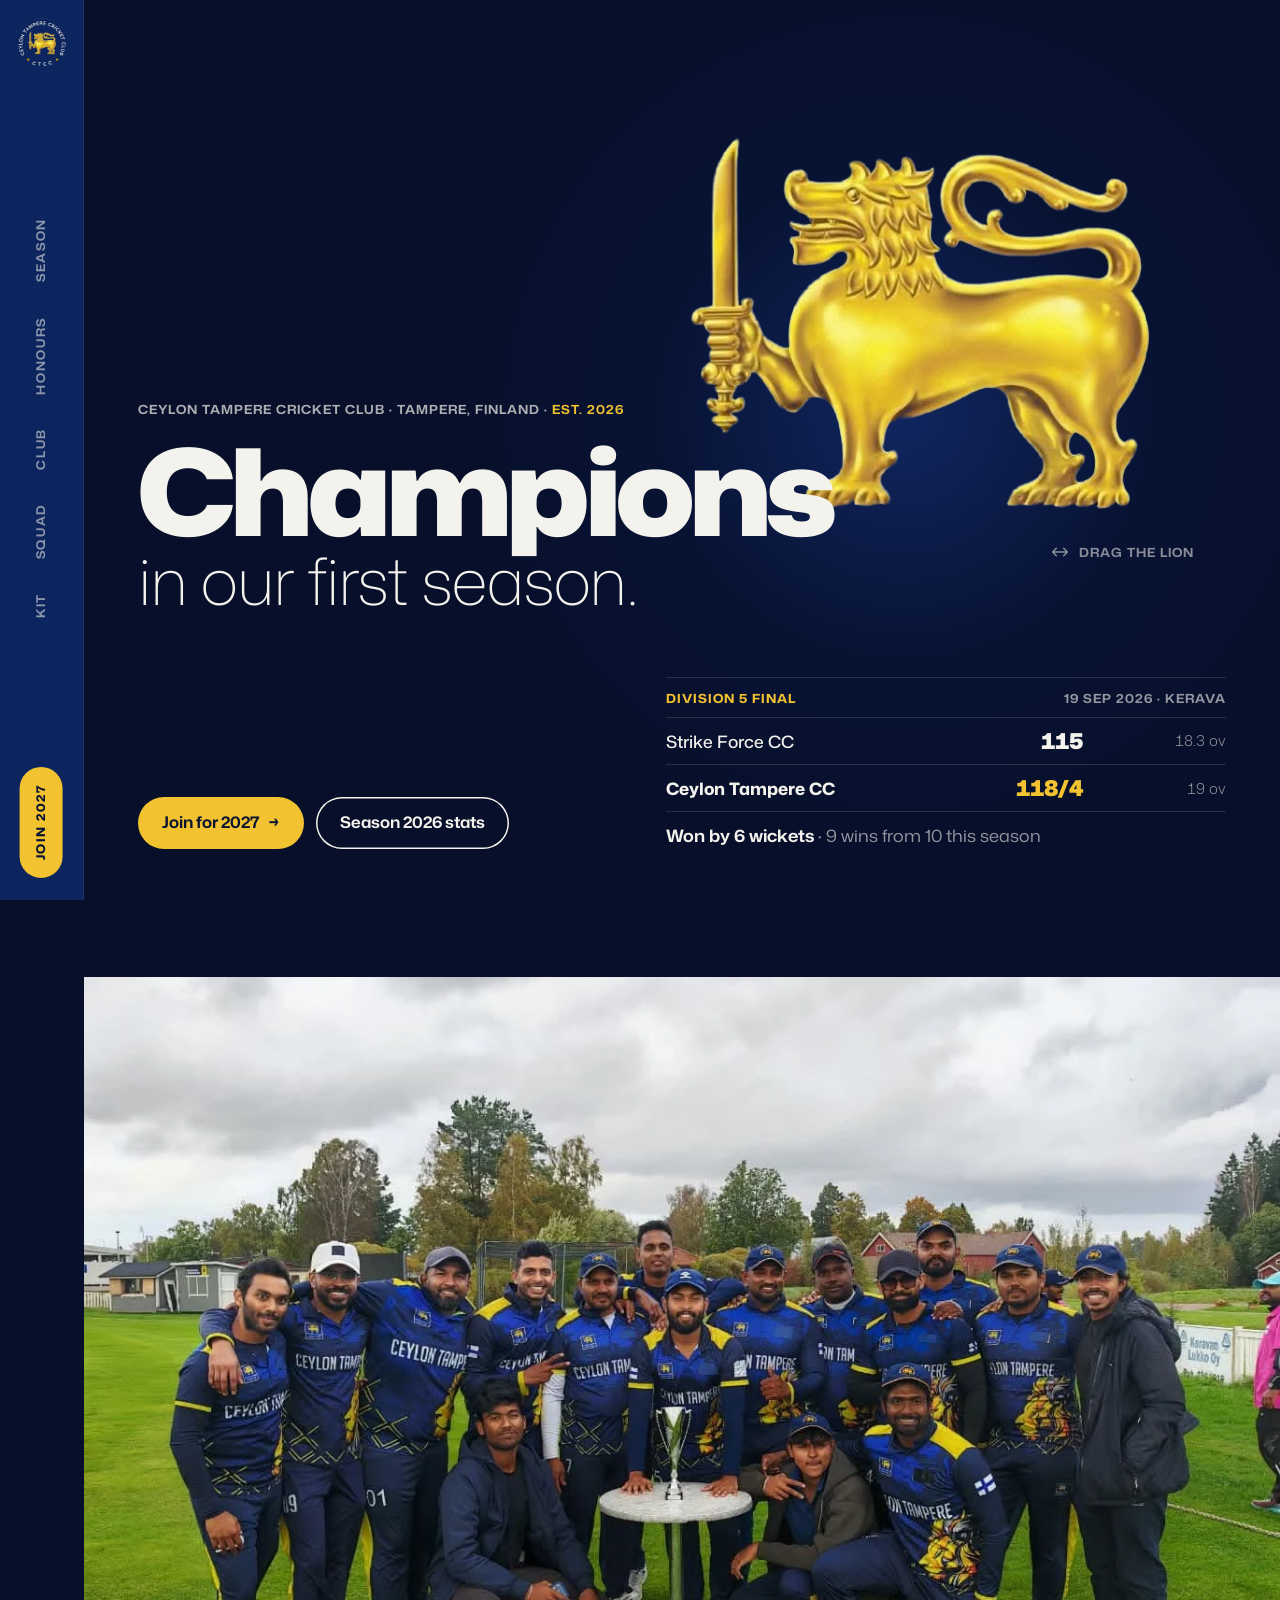
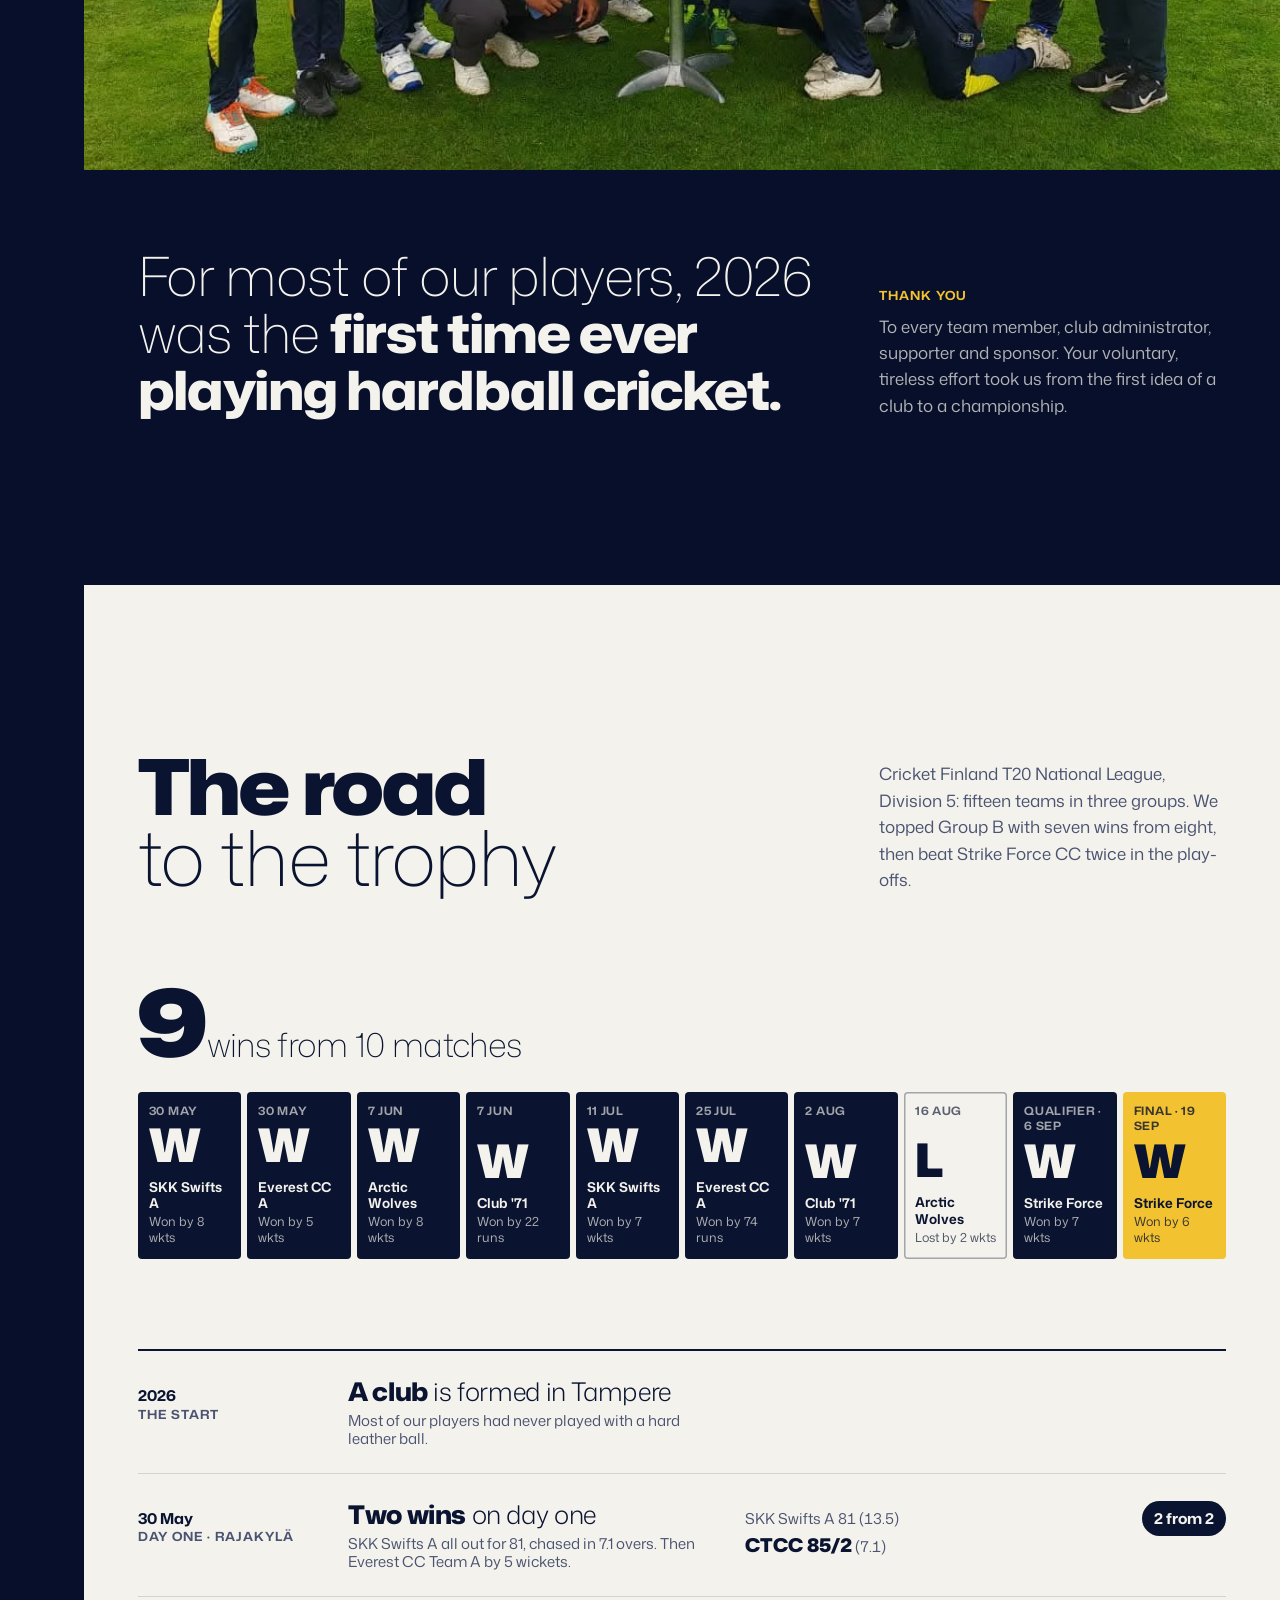
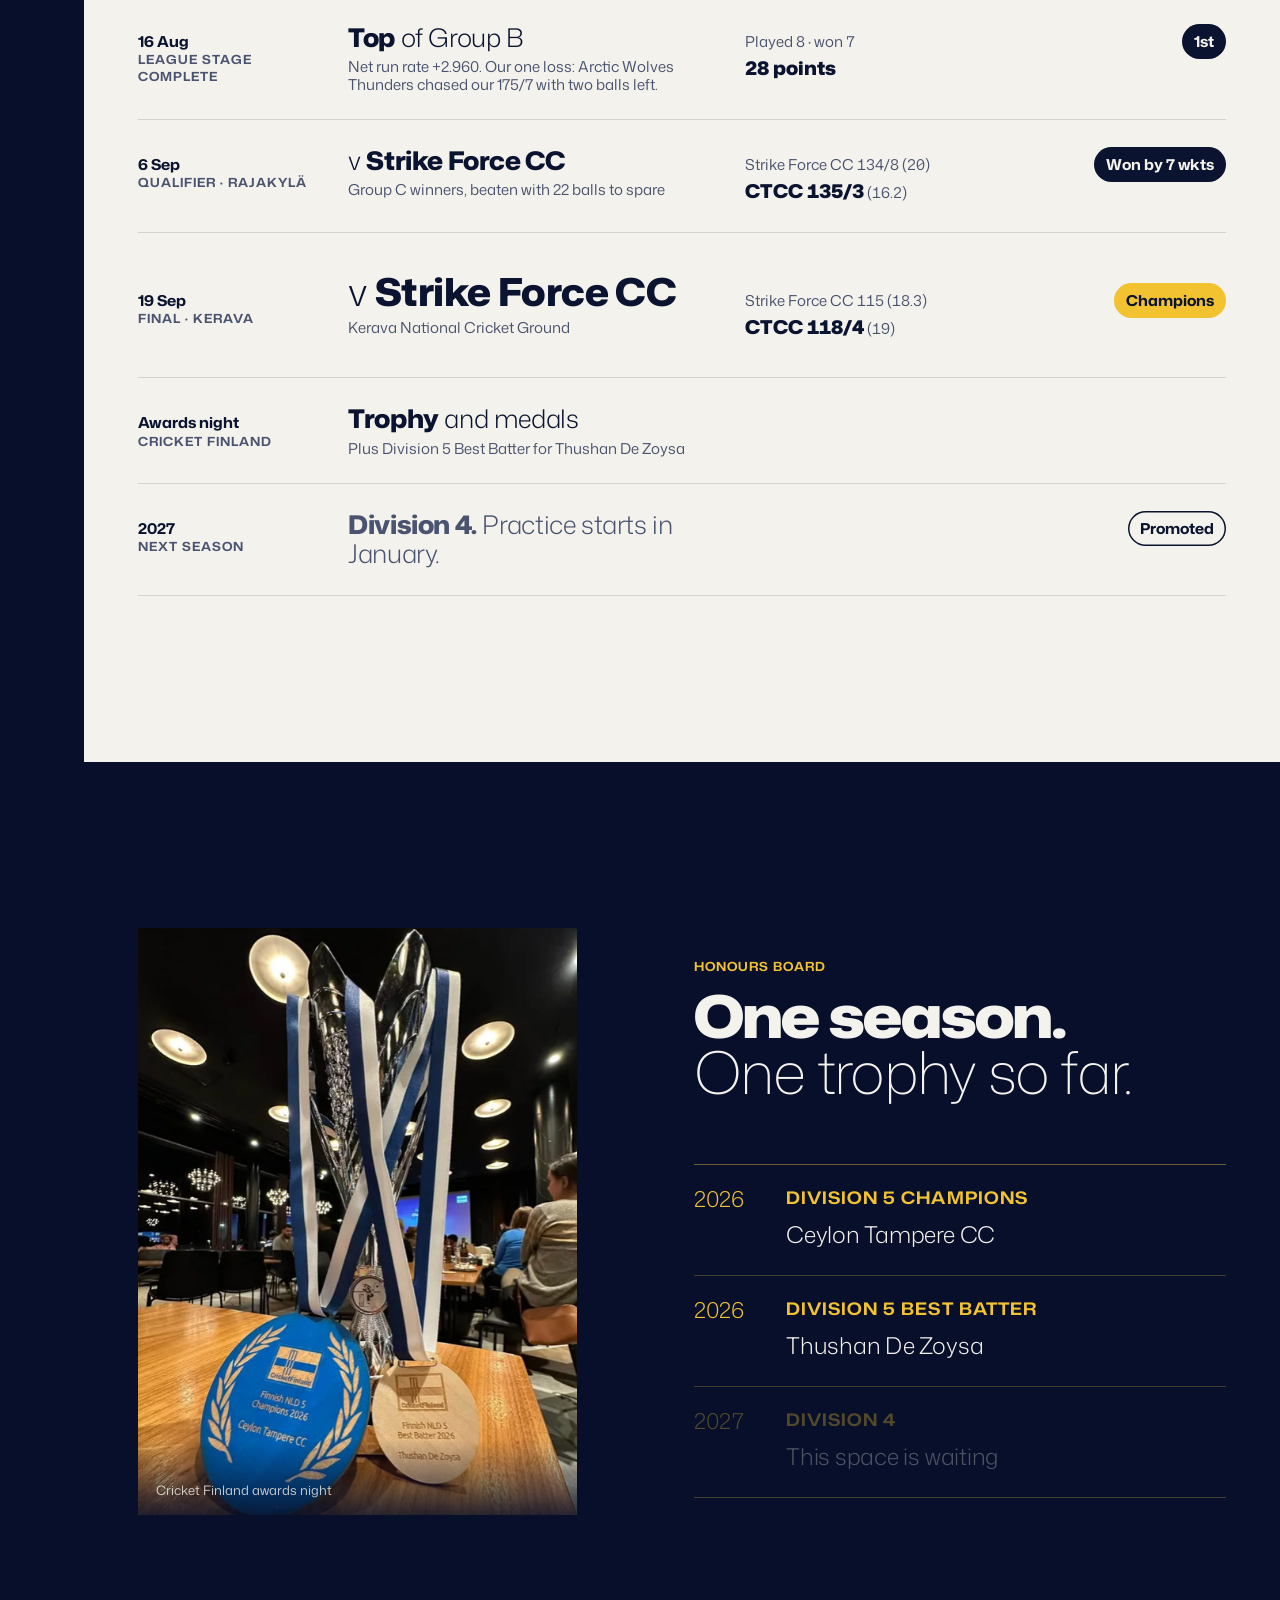
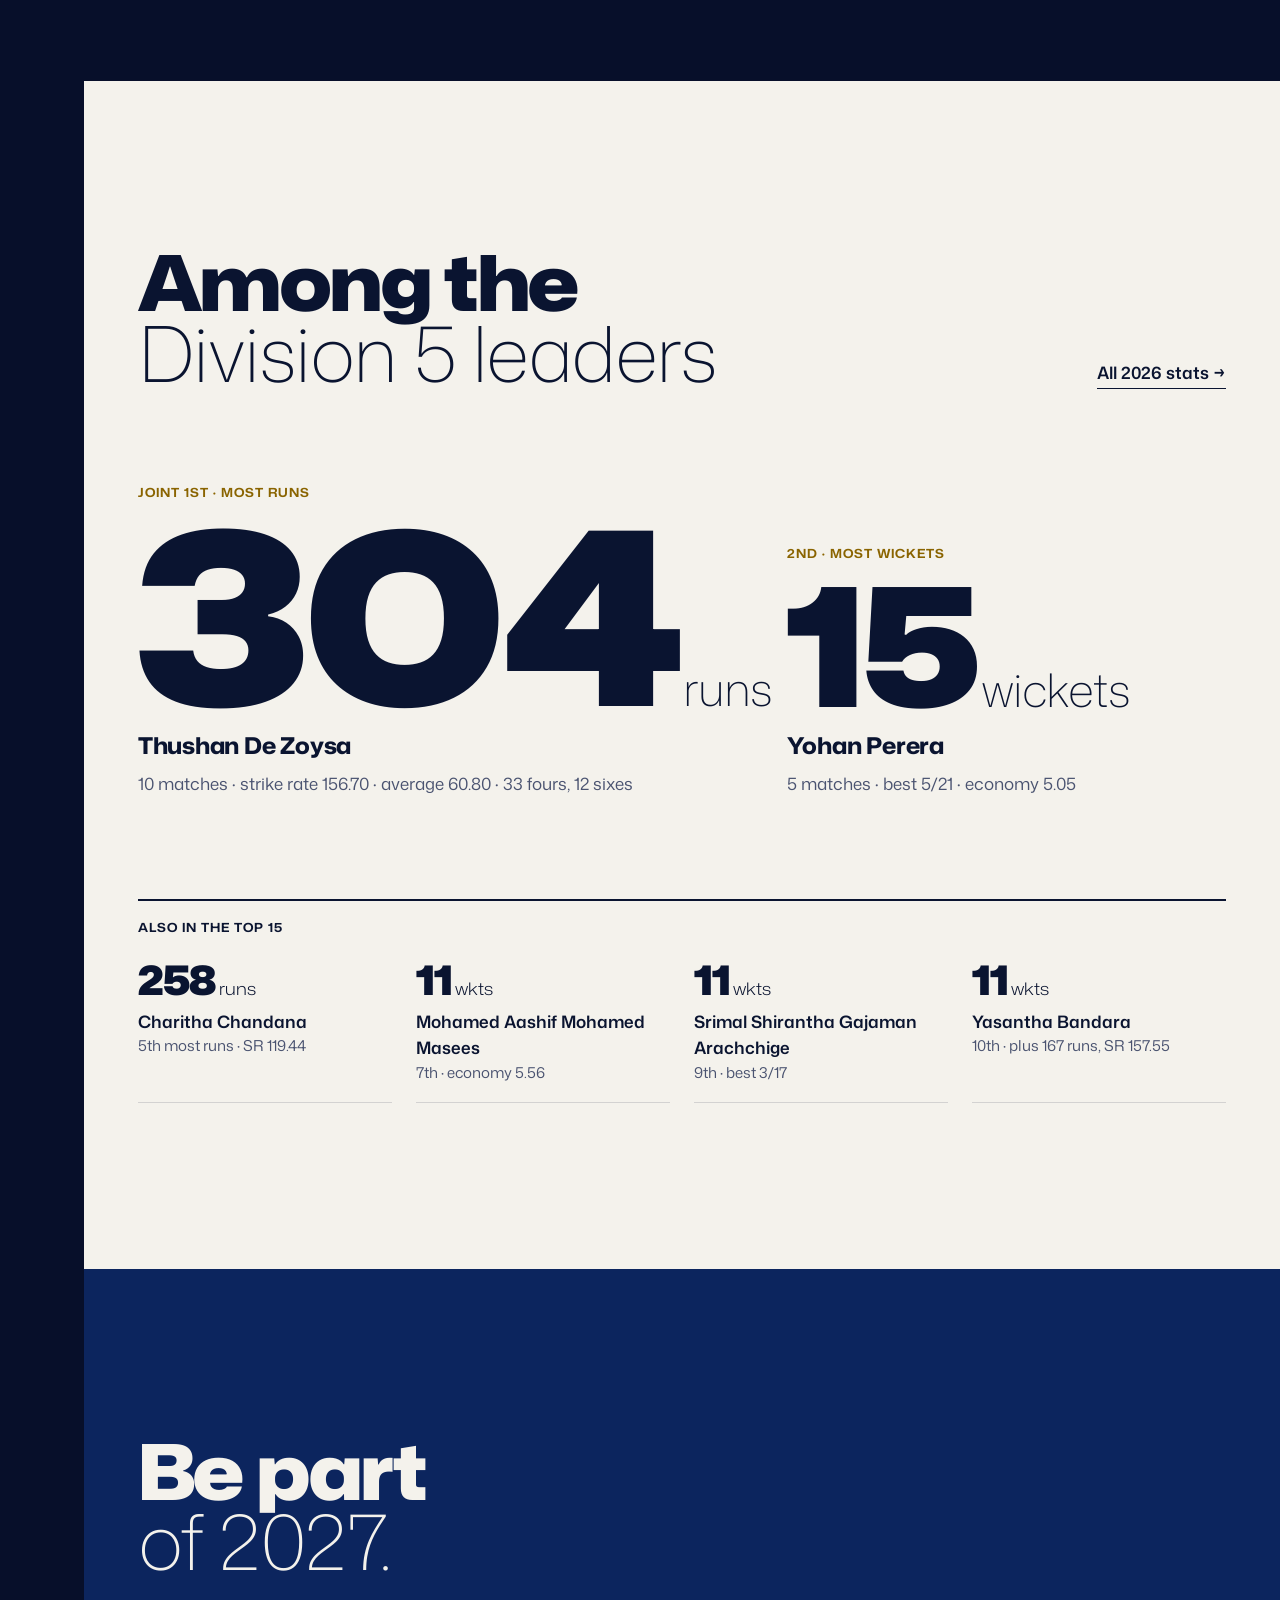
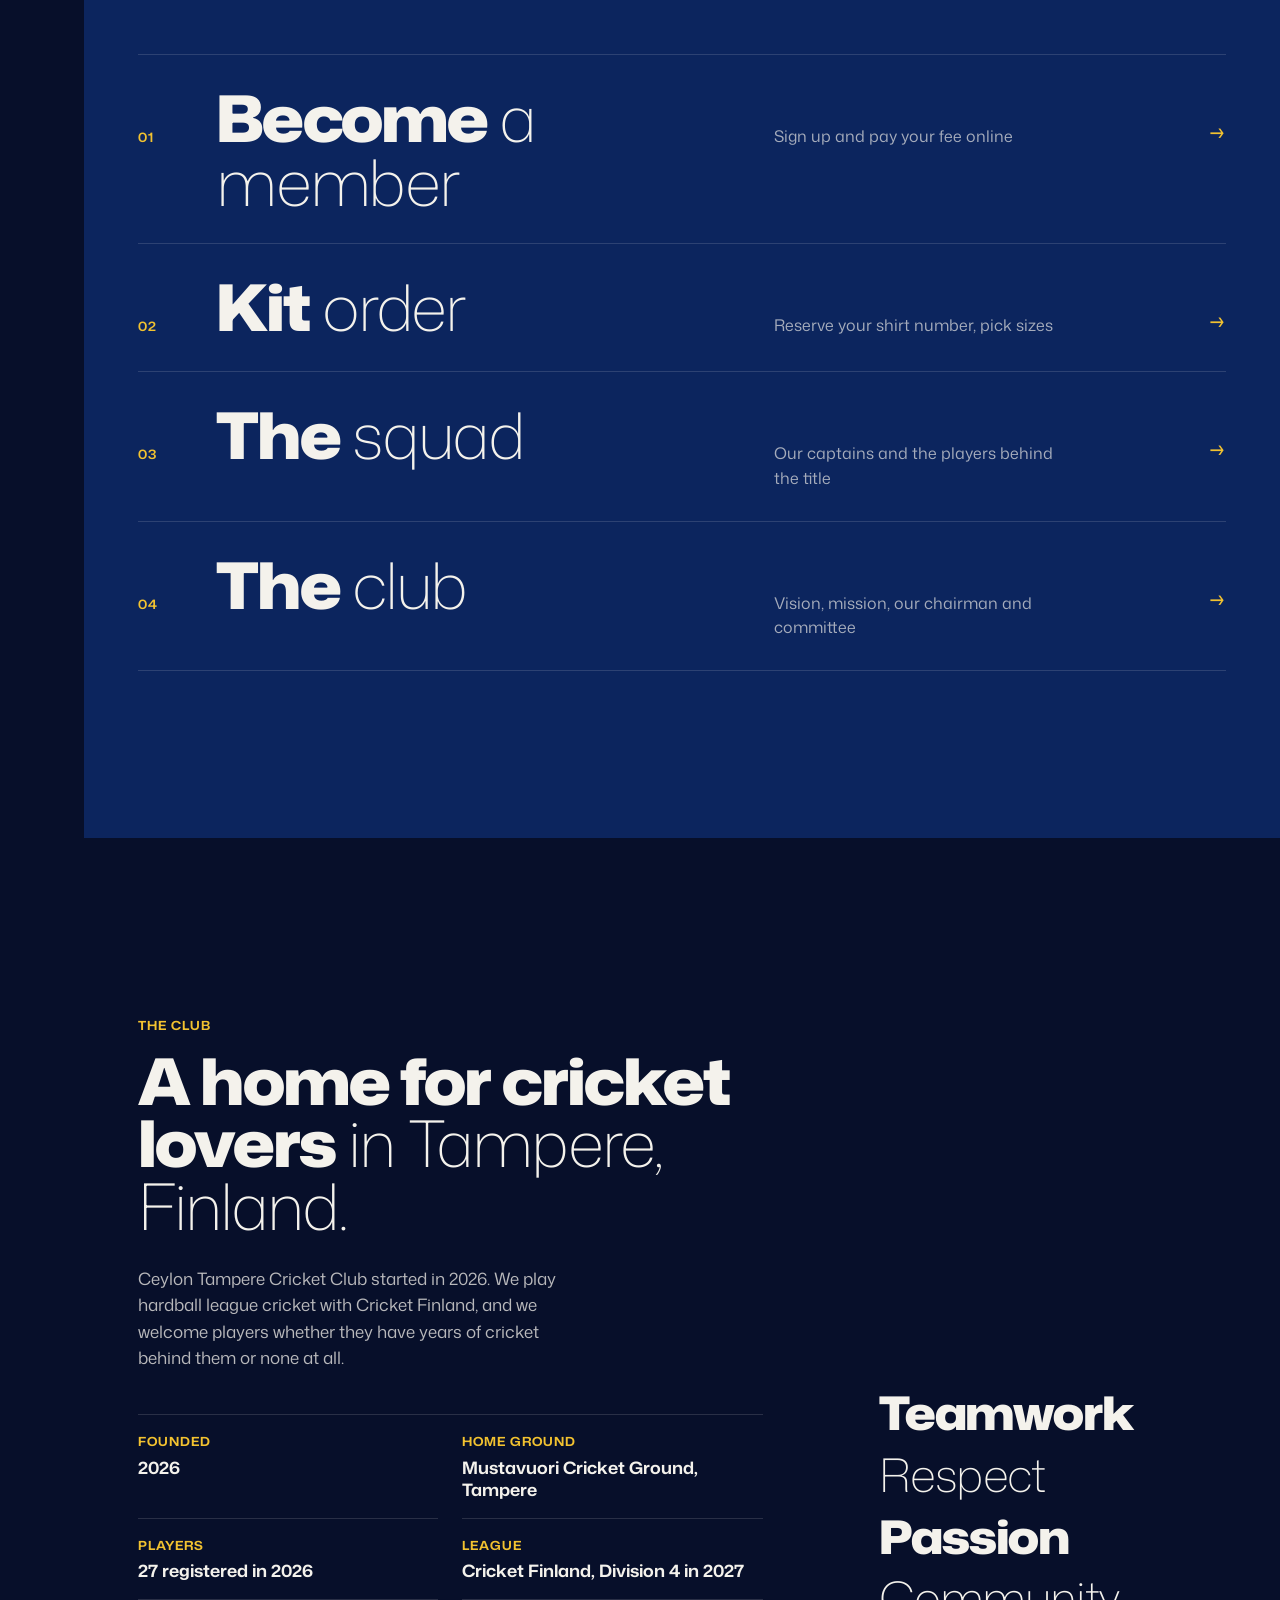
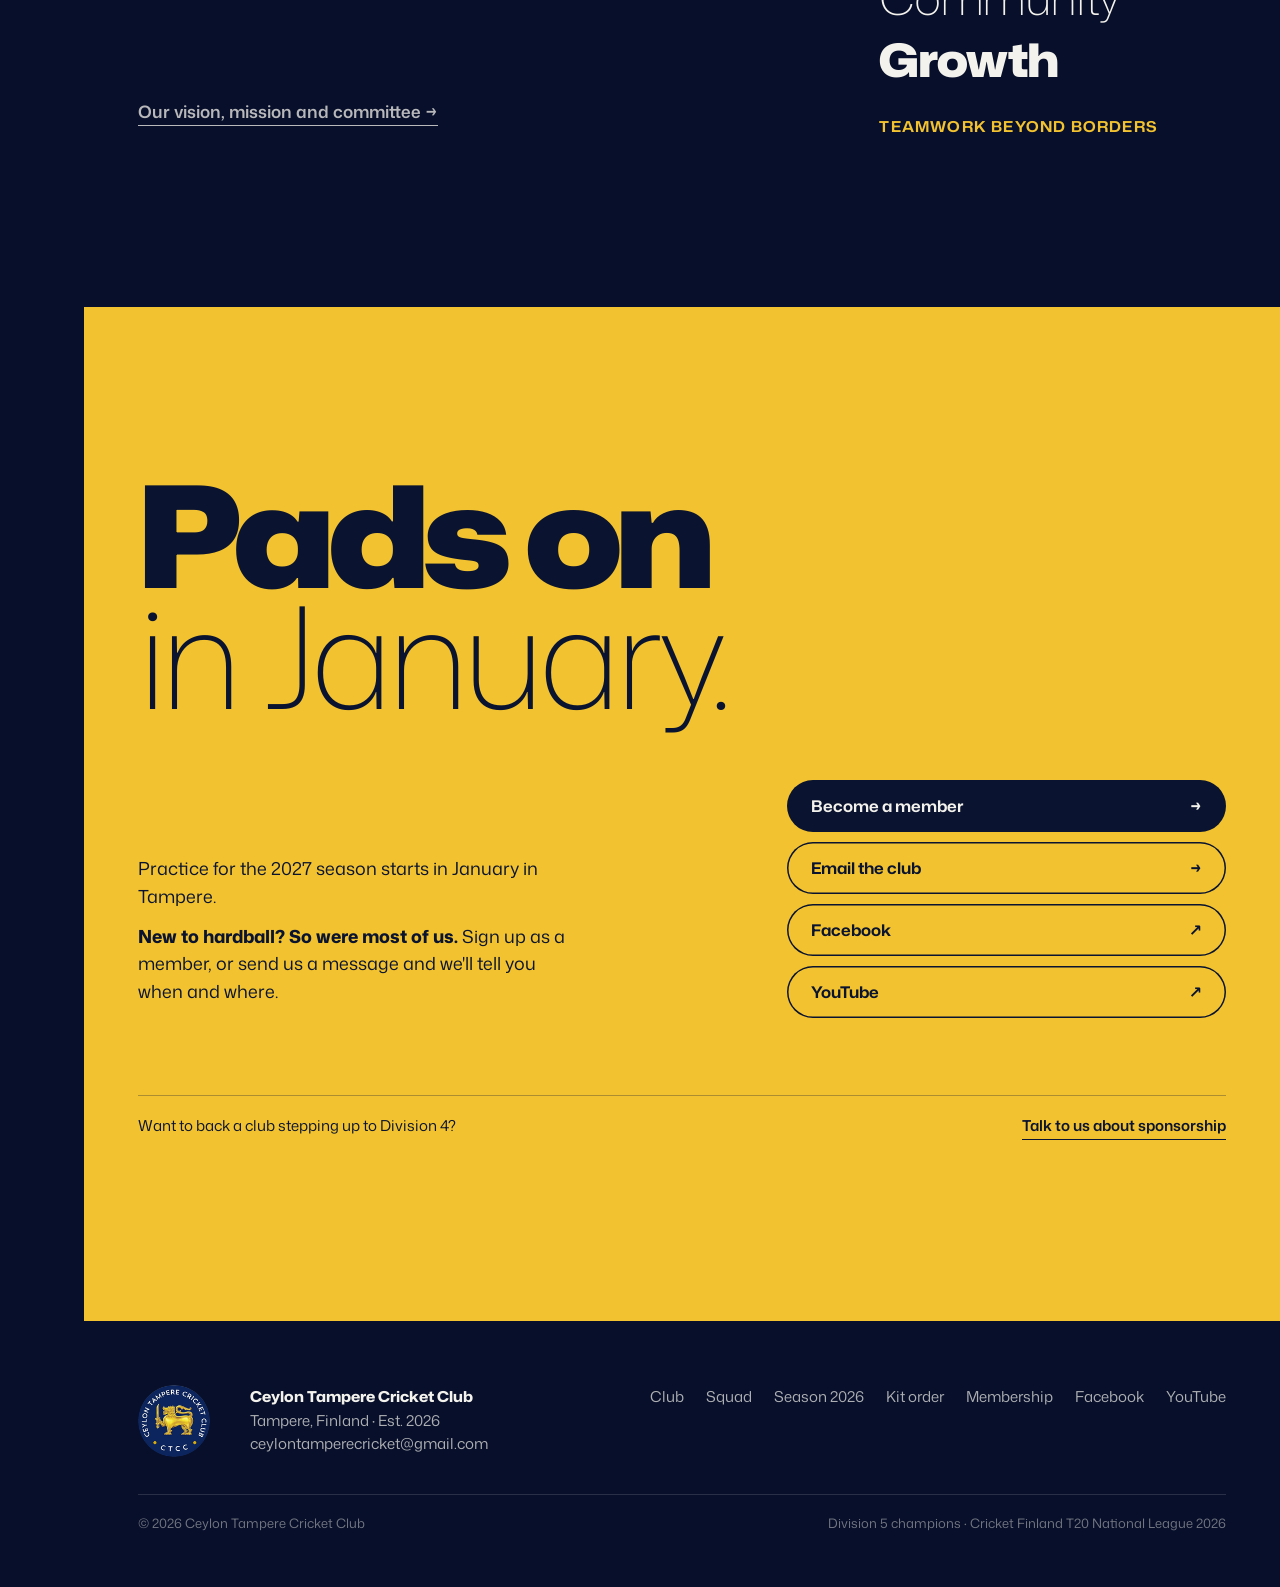
<file: index.html>
<!doctype html>
<html lang="en" class="no-js">
<head>
<meta charset="utf-8">
<meta name="viewport" content="width=device-width, initial-scale=1, viewport-fit=cover">
<title>Ceylon Tampere Cricket Club</title>
<meta name="description" content="Ceylon Tampere Cricket Club (CTCC), Tampere, Finland. Cricket Finland Division 5 champions in our first season, 2026. Practice for 2027 starts in January.">
<meta name="theme-color" content="#070F2A">
<meta name="color-scheme" content="dark light">
<meta property="og:title" content="Ceylon Tampere Cricket Club">
<meta property="og:description" content="Division 5 champions in our first season. Division 4 in 2027.">
<meta property="og:image" content="https://ctcc-p6n1.onrender.com/media/share.jpg">
<meta property="og:image:secure_url" content="https://ctcc-p6n1.onrender.com/media/share.jpg">
<meta property="og:image:type" content="image/jpeg">
<meta property="og:url" content="https://ctcc-p6n1.onrender.com/">
<meta property="og:type" content="website">
<meta name="twitter:image" content="https://ctcc-p6n1.onrender.com/media/share.jpg">
<meta property="og:image:width" content="1200">
<meta property="og:image:height" content="630">
<meta property="og:image:alt" content="Ceylon Tampere Cricket Club crest">
<meta name="twitter:card" content="summary_large_image">
<link rel="icon" href="media/crest-128.png">
<link rel="apple-touch-icon" href="media/apple-touch-icon.png">
<link rel="preconnect" href="https://fonts.googleapis.com">
<link rel="preconnect" href="https://fonts.gstatic.com" crossorigin>
<link href="https://fonts.googleapis.com/css2?family=Mona+Sans:ital,wdth,wght@0,75..125,200..900;1,75..125,200..900&display=swap" rel="stylesheet">
<link rel="stylesheet" href="css/site.css">
<link rel="modulepreload" href="vendor/three.module.min.js">
<script type="importmap">{"imports":{"three":"./vendor/three.module.min.js"}}</script>
<script>document.documentElement.classList.remove('no-js')</script>
</head>
<body>
<a class="skip" href="#main">Skip to content</a>

<!-- Desktop rail -->
<nav class="rail" aria-label="Sections">
  <a href="#top" aria-label="Ceylon Tampere Cricket Club, back to top"><img class="crest" src="media/crest-128.png" alt="" width="52" height="52"></a>
  <div class="rnav"><span class="mark" aria-hidden="true"></span><ol>
    <li><a href="#season" data-sec="season"><span>Season</span></a></li>
    <li><a href="#honours" data-sec="honours"><span>Honours</span></a></li>
    <li><a href="#club" data-sec="club"><span>Club</span></a></li>
    <li><a href="squad.html"><span>Squad</span></a></li>
    <li><a href="kit.html"><span>Kit</span></a></li>
  </ol></div>
  <a class="join-v" href="join.html">Join 2027</a>
</nav>

<!-- Phone / tablet bar -->
<header class="topbar">
  <a class="id" href="#top"><img src="media/crest-128.png" alt="" width="38" height="38"><b>CTCC</b></a>
  <button class="menu-btn" type="button" aria-controls="sheet" aria-expanded="false">Menu</button>
</header>
<div class="scrim" data-close></div>
<div class="sheet" id="sheet" role="dialog" aria-modal="true" aria-label="Menu" hidden>
  <div class="grab" aria-hidden="true"></div>
  <nav>
    <a href="#season"><span><b>Season</b> 2026</span><i>Road to the trophy</i></a>
    <a href="#honours"><span><b>Honours</b></span><i>Board</i></a>
    <a href="club.html"><span><b>The</b> club</span><i>Vision, committee</i></a>
    <a href="squad.html"><span><b>The</b> squad</span><i>Captains, players</i></a>
    <a href="kit.html"><span><b>Kit</b> order</span><i>Reserve a number</i></a>
    <a href="season.html"><span><b>Stats</b> page</span><i>Full tables</i></a>
  </nav>
  <a class="btn btn-ink" href="join.html">Become a member</a>
</div>

<main id="main">

<!-- 1 · HERO -->
<section class="hero" id="top" data-sec="top">
  <div class="wrap">
    <p class="kicker lbl rv">Ceylon Tampere Cricket Club · Tampere, Finland · <em>Est. 2026</em></p>
    <h1 class="rv" style="--i:1"><span class="hb">Champions</span><span class="hl">in our first season.</span></h1>

    <div class="lion" id="lion" aria-label="The club's gold lion in 3D. Drag sideways to turn it." role="img">
      <img src="media/lion.png" alt="" width="510" height="415">
      <canvas aria-hidden="true"></canvas>
      <p class="hint lbl" aria-hidden="true"><svg viewBox="0 0 24 24" fill="none" stroke="currentColor" stroke-width="1.6" stroke-linecap="round"><path d="M4 12h16M8 8l-4 4 4 4M16 8l4 4-4 4"/></svg>Drag the lion</p>
    </div>

    <div class="hero-foot">
      <div class="cta rv" style="--i:3">
        <a class="btn btn-gold" href="join.html">Join for 2027 <span class="arr" aria-hidden="true">→</span></a>
        <a class="btn btn-line" href="season.html"><span><span class="hide-s">Season </span>2026 stats</span></a>
      </div>
      <div class="score num rv" style="--i:2" aria-label="Division 5 final, 19 September 2026: Strike Force CC 115 all out in 18.3 overs, Ceylon Tampere CC 118 for 4 in 19 overs. Ceylon Tampere won by 6 wickets.">
        <div class="meta lbl"><span><b>Division 5 final</b></span><span>19 Sep 2026 · Kerava</span></div>
        <div class="row"><span class="t">Strike Force CC</span><span class="r">115</span><span class="o">18.3 ov</span></div>
        <div class="row win"><span class="t">Ceylon Tampere CC</span><span class="r">118/4</span><span class="o">19 ov</span></div>
        <div class="res">Won by 6 wickets <span class="sub">· 9 wins from 10 this season</span></div>
      </div>
    </div>
  </div>
</section>

<!-- 2 · TEAM PHOTO -->
<section class="team night" aria-label="The team">
  <figure class="team-photo" id="teamPhoto">
    <img src="media/team.webp" srcset="media/team-800.webp 800w, media/team.webp 1280w" sizes="100vw" width="1280" height="960" alt="Ceylon Tampere CC players in navy and gold kit gathered on the field around the Division 5 trophy." loading="lazy" decoding="async">
  </figure>
  <div class="wrap team-copy">
    <p class="q rv">For most of our players, 2026 was the <b>first time ever playing hardball cricket.</b></p>
    <p class="a rv" style="--i:1"><span class="lbl">Thank you</span>To every team member, club administrator, supporter and sponsor. Your voluntary, tireless effort took us from the first idea of a club to a championship.</p>
  </div>
</section>

<!-- 3 · ROAD (form strip + ledger) -->
<section class="light sec" id="season" data-sec="season">
  <div class="wrap">
    <div class="road-head">
      <h2 class="h2 rv"><b>The road</b><span>to the trophy</span></h2>
      <p class="rv" style="--i:1">Cricket Finland T20 National League, Division 5: fifteen teams in three groups. We topped Group B with seven wins from eight, then beat Strike Force CC twice in the play-offs.</p>
    </div>
    <div class="form" aria-label="2026 results: 9 wins and 1 loss from 10 matches">
      <p class="form-head rv"><b class="num">9</b><span>wins from 10 matches</span></p>
      <ol class="num">
        <li class="w rv" style="--i:0"><span class="d">30 May</span><b>W</b><span class="o">SKK Swifts A</span><span class="m">Won by 8 wkts</span></li>
        <li class="w rv" style="--i:1"><span class="d">30 May</span><b>W</b><span class="o">Everest CC A</span><span class="m">Won by 5 wkts</span></li>
        <li class="w rv" style="--i:2"><span class="d">7 Jun</span><b>W</b><span class="o">Arctic Wolves</span><span class="m">Won by 8 wkts</span></li>
        <li class="w rv" style="--i:3"><span class="d">7 Jun</span><b>W</b><span class="o">Club '71</span><span class="m">Won by 22 runs</span></li>
        <li class="w rv" style="--i:4"><span class="d">11 Jul</span><b>W</b><span class="o">SKK Swifts A</span><span class="m">Won by 7 wkts</span></li>
        <li class="w rv" style="--i:5"><span class="d">25 Jul</span><b>W</b><span class="o">Everest CC A</span><span class="m">Won by 74 runs</span></li>
        <li class="w rv" style="--i:6"><span class="d">2 Aug</span><b>W</b><span class="o">Club '71</span><span class="m">Won by 7 wkts</span></li>
        <li class="l rv" style="--i:7"><span class="d">16 Aug</span><b>L</b><span class="o">Arctic Wolves</span><span class="m">Lost by 2 wkts</span></li>
        <li class="w q rv" style="--i:8"><span class="d">Qualifier · 6 Sep</span><b>W</b><span class="o">Strike Force</span><span class="m">Won by 7 wkts</span></li>
        <li class="w f rv" style="--i:9"><span class="d">Final · 19 Sep</span><b>W</b><span class="o">Strike Force</span><span class="m">Won by 6 wkts</span></li>
      </ol>
    </div>
    <ol class="ledger num">
      <li class="rv">
        <span class="when lbl"><b>2026</b>The start</span>
        <span class="what"><b>A club</b> is formed in Tampere<small>Most of our players had never played with a hard leather ball.</small></span>
        <span class="sc"></span>
        <span class="res"></span>
      </li>
      <li class="rv">
        <span class="when lbl"><b>30 May</b>Day one · Rajakylä</span>
        <span class="what"><b>Two wins</b> on day one<small>SKK Swifts A all out for 81, chased in 7.1 overs. Then Everest CC Team A by 5 wickets.</small></span>
        <span class="sc"><span>SKK Swifts A 81 (13.5)</span><span><strong>CTCC 85/2</strong> (7.1)</span></span>
        <span class="res"><i>2 from 2</i></span>
      </li>
      <li class="rv">
        <span class="when lbl"><b>16 Aug</b>League stage complete</span>
        <span class="what"><b>Top</b> of Group B<small>Net run rate +2.960. Our one loss: Arctic Wolves Thunders chased our 175/7 with two balls left.</small></span>
        <span class="sc"><span>Played 8 · won 7</span><span><strong>28 points</strong></span></span>
        <span class="res"><i>1st</i></span>
      </li>
      <li class="rv">
        <span class="when lbl"><b>6 Sep</b>Qualifier · Rajakylä</span>
        <span class="what">v <b>Strike Force CC</b><small>Group C winners, beaten with 22 balls to spare</small></span>
        <span class="sc"><span>Strike Force CC 134/8 (20)</span><span><strong>CTCC 135/3</strong> (16.2)</span></span>
        <span class="res"><i>Won by 7 wkts</i></span>
      </li>
      <li class="rv big">
        <span class="when lbl"><b>19 Sep</b>Final · Kerava</span>
        <span class="what">v <b>Strike Force CC</b><small>Kerava National Cricket Ground</small></span>
        <span class="sc"><span>Strike Force CC 115 (18.3)</span><span><strong>CTCC 118/4</strong> (19)</span></span>
        <span class="res"><i>Champions</i></span>
      </li>
      <li class="rv">
        <span class="when lbl"><b>Awards night</b>Cricket Finland</span>
        <span class="what"><b>Trophy</b> and medals<small>Plus Division 5 Best Batter for Thushan De Zoysa</small></span>
        <span class="sc"></span>
        <span class="res"></span>
      </li>
      <li class="rv next">
        <span class="when lbl"><b>2027</b>Next season</span>
        <span class="what"><b>Division 4.</b> Practice starts in January.</span>
        <span class="sc"></span>
        <span class="res"><i>Promoted</i></span>
      </li>
    </ol>
  </div>
</section>

<!-- 4 · HONOURS BOARD -->
<section class="honours night sec" id="honours" data-sec="honours">
  <div class="wrap">
    <figure class="rv">
      <img id="trophyImg" src="media/trophy.webp" srcset="media/trophy-600.webp 600w, media/trophy.webp 1152w" sizes="(max-width:860px) 100vw, 40vw" width="1152" height="1536" alt="The Division 5 trophy with two Cricket Finland medals: Finnish NLD 5 Champions 2026, Ceylon Tampere CC, and Finnish NLD 5 Best Batter 2026, Thushan De Zoysa." loading="lazy" decoding="async">
      <figcaption>Cricket Finland awards night</figcaption>
    </figure>
    <div class="board">
      <p class="lbl rv">Honours board</p>
      <h2 class="rv" style="--i:1"><b>One season.</b>One trophy so far.</h2>
      <ol>
        <li class="rv"><span class="y num">2026</span><span class="h">Division 5 Champions</span><span class="n">Ceylon Tampere CC</span></li>
        <li class="rv" style="--i:1"><span class="y num">2026</span><span class="h">Division 5 Best Batter</span><span class="n">Thushan De Zoysa</span></li>
        <li class="rv wait" style="--i:2"><span class="y num">2027</span><span class="h">Division 4</span><span class="n">This space is waiting</span></li>
      </ol>
    </div>
  </div>
</section>

<!-- 5 · LEADERS -->
<section class="light sec" aria-labelledby="leadersT">
  <div class="wrap">
    <div class="leaders-head">
      <h2 class="h2 rv" id="leadersT"><b>Among the</b><span>Division 5 leaders</span></h2>
      <a class="tlink rv" style="--i:1" href="season.html">All 2026 stats →</a>
    </div>
    <div class="big2 num">
      <div class="stat rv">
        <span class="tag lbl">Joint 1st · most runs</span>
        <div class="v"><b data-count="304">304</b><span>runs</span></div>
        <div class="who">Thushan De Zoysa</div>
        <div class="det">10 matches · strike rate 156.70 · average 60.80 · 33 fours, 12 sixes</div>
      </div>
      <div class="stat rv" style="--i:1">
        <span class="tag lbl">2nd · most wickets</span>
        <div class="v"><b data-count="15">15</b><span>wickets</span></div>
        <div class="who">Yohan Perera</div>
        <div class="det">5 matches · best 5/21 · economy 5.05</div>
      </div>
    </div>
    <div class="also">
      <h3 class="lbl">Also in the top 15</h3>
      <ul class="num">
        <li class="rv"><b>258<small>runs</small></b><span>Charitha Chandana</span><i>5th most runs · SR 119.44</i></li>
        <li class="rv" style="--i:1"><b>11<small>wkts</small></b><span>Mohamed Aashif Mohamed Masees</span><i>7th · economy 5.56</i></li>
        <li class="rv" style="--i:2"><b>11<small>wkts</small></b><span>Srimal Shirantha Gajaman Arachchige</span><i>9th · best 3/17</i></li>
        <li class="rv" style="--i:3"><b>11<small>wkts</small></b><span>Yasantha Bandara</span><i>10th · plus 167 runs, SR 157.55</i></li>
      </ul>
    </div>
  </div>
</section>

<!-- 6 · CLUB PAGES -->
<section class="pages navy sec" aria-labelledby="pagesT">
  <div class="wrap">
    <h2 class="h2 rv" id="pagesT"><b>Be part</b><span>of 2027.</span></h2>
    <ol>
      <li class="rv"><a href="join.html"><span class="ix num">01</span><span class="nm"><b>Become</b> a member</span><span class="ds">Sign up and pay your fee online</span><span class="go" aria-hidden="true">→</span></a></li>
      <li class="rv" style="--i:1"><a href="kit.html"><span class="ix num">02</span><span class="nm"><b>Kit</b> order</span><span class="ds">Reserve your shirt number, pick sizes</span><span class="go" aria-hidden="true">→</span></a></li>
      <li class="rv" style="--i:2"><a href="squad.html"><span class="ix num">03</span><span class="nm"><b>The</b> squad</span><span class="ds">Our captains and the players behind the title</span><span class="go" aria-hidden="true">→</span></a></li>
      <li class="rv" style="--i:3"><a href="club.html"><span class="ix num">04</span><span class="nm"><b>The</b> club</span><span class="ds">Vision, mission, our chairman and committee</span><span class="go" aria-hidden="true">→</span></a></li>
    </ol>
  </div>
</section>

<!-- 7 · CLUB -->
<section class="club night sec" id="club" data-sec="club">
  <div class="wrap">
    <div class="say">
      <p class="lbl rv">The club</p>
      <h2 class="rv" style="--i:1"><b>A home for cricket lovers</b> in Tampere, Finland.</h2>
      <p class="rv" style="--i:2">Ceylon Tampere Cricket Club started in 2026. We play hardball league cricket with Cricket Finland, and we welcome players whether they have years of cricket behind them or none at all.</p>
      <dl class="facts num rv" style="--i:3">
        <div><dt class="lbl">Founded</dt><dd>2026</dd></div>
        <div><dt class="lbl">Home ground</dt><dd>Mustavuori Cricket Ground, Tampere</dd></div>
        <div><dt class="lbl">Players</dt><dd>27 registered in 2026</dd></div>
        <div><dt class="lbl">League</dt><dd>Cricket Finland, Division 4 in 2027</dd></div>
      </dl>
      <p class="leads rv" style="--i:4">2026 captain <b>Oshintha Sandaruwan</b> · vice-captain <b>Mohamed Aashif Mohamed Masees</b></p>
      <p class="more rv" style="--i:5"><a class="tlink" href="club.html">Our vision, mission and committee →</a></p>
    </div>
    <ul class="values">
      <li class="rv">Teamwork</li>
      <li class="rv" style="--i:1">Respect</li>
      <li class="rv" style="--i:2">Passion</li>
      <li class="rv" style="--i:3">Community</li>
      <li class="rv" style="--i:4">Growth</li>
      <li class="motto rv" style="--i:5">Teamwork beyond borders</li>
    </ul>
  </div>
</section>

<!-- 8 · JOIN -->
<section class="join sec" id="join" data-sec="join">
  <div class="wrap">
    <h2 class="rv"><b>Pads on</b><span>in January.</span></h2>
    <div class="txt rv" style="--i:1">
      <p>Practice for the 2027 season starts in January in Tampere.</p>
      <p><b>New to hardball? So were most of us.</b> Sign up as a member, or send us a message and we'll tell you when and where.</p>
    </div>
    <div class="acts rv" style="--i:2">
      <a class="btn btn-ink" href="join.html">Become a member <span class="arr" aria-hidden="true">→</span></a>
      <a class="btn btn-line" href="mailto:ceylontamperecricket@gmail.com?subject=Joining%20CTCC%20for%202027">Email the club <span class="arr" aria-hidden="true">→</span></a>
      <a class="btn btn-line" href="https://www.facebook.com/people/Ceylon-Tampere-Cricket-Club/61589748046436/" target="_blank" rel="noopener">Facebook <span class="arr" aria-hidden="true">↗</span></a>
      <a class="btn btn-line" href="https://www.youtube.com/@CeylonTampereCricketClub" target="_blank" rel="noopener">YouTube <span class="arr" aria-hidden="true">↗</span></a>
    </div>
    <p class="spons rv"><span>Want to back a club stepping up to Division 4?</span><a class="tlink" href="mailto:ceylontamperecricket@gmail.com?subject=Sponsoring%20CTCC">Talk to us about sponsorship</a></p>
  </div>
</section>

</main>

<footer>
  <div class="wrap">
    <img class="crest" src="media/crest-128.png" alt="Ceylon Tampere Cricket Club crest" width="72" height="72" loading="lazy">
    <div>
      <b>Ceylon Tampere Cricket Club</b><br>
      Tampere, Finland · Est. 2026<br>
      <a href="mailto:ceylontamperecricket@gmail.com">ceylontamperecricket@gmail.com</a>
    </div>
    <ul>
      <li><a href="club.html">Club</a></li>
      <li><a href="squad.html">Squad</a></li>
      <li><a href="season.html">Season 2026</a></li>
      <li><a href="kit.html">Kit order</a></li>
      <li><a href="join.html">Membership</a></li>
      <li><a href="https://www.facebook.com/people/Ceylon-Tampere-Cricket-Club/61589748046436/" target="_blank" rel="noopener">Facebook</a></li>
      <li><a href="https://www.youtube.com/@CeylonTampereCricketClub" target="_blank" rel="noopener">YouTube</a></li>
    </ul>
    <p class="fine"><span>© 2026 Ceylon Tampere Cricket Club</span><span>Division 5 champions · Cricket Finland T20 National League 2026</span></p>
  </div>
</footer>

<script type="module" src="js/app.js"></script>
<script type="module" src="js/lion.js"></script>
</body>
</html>
</file>
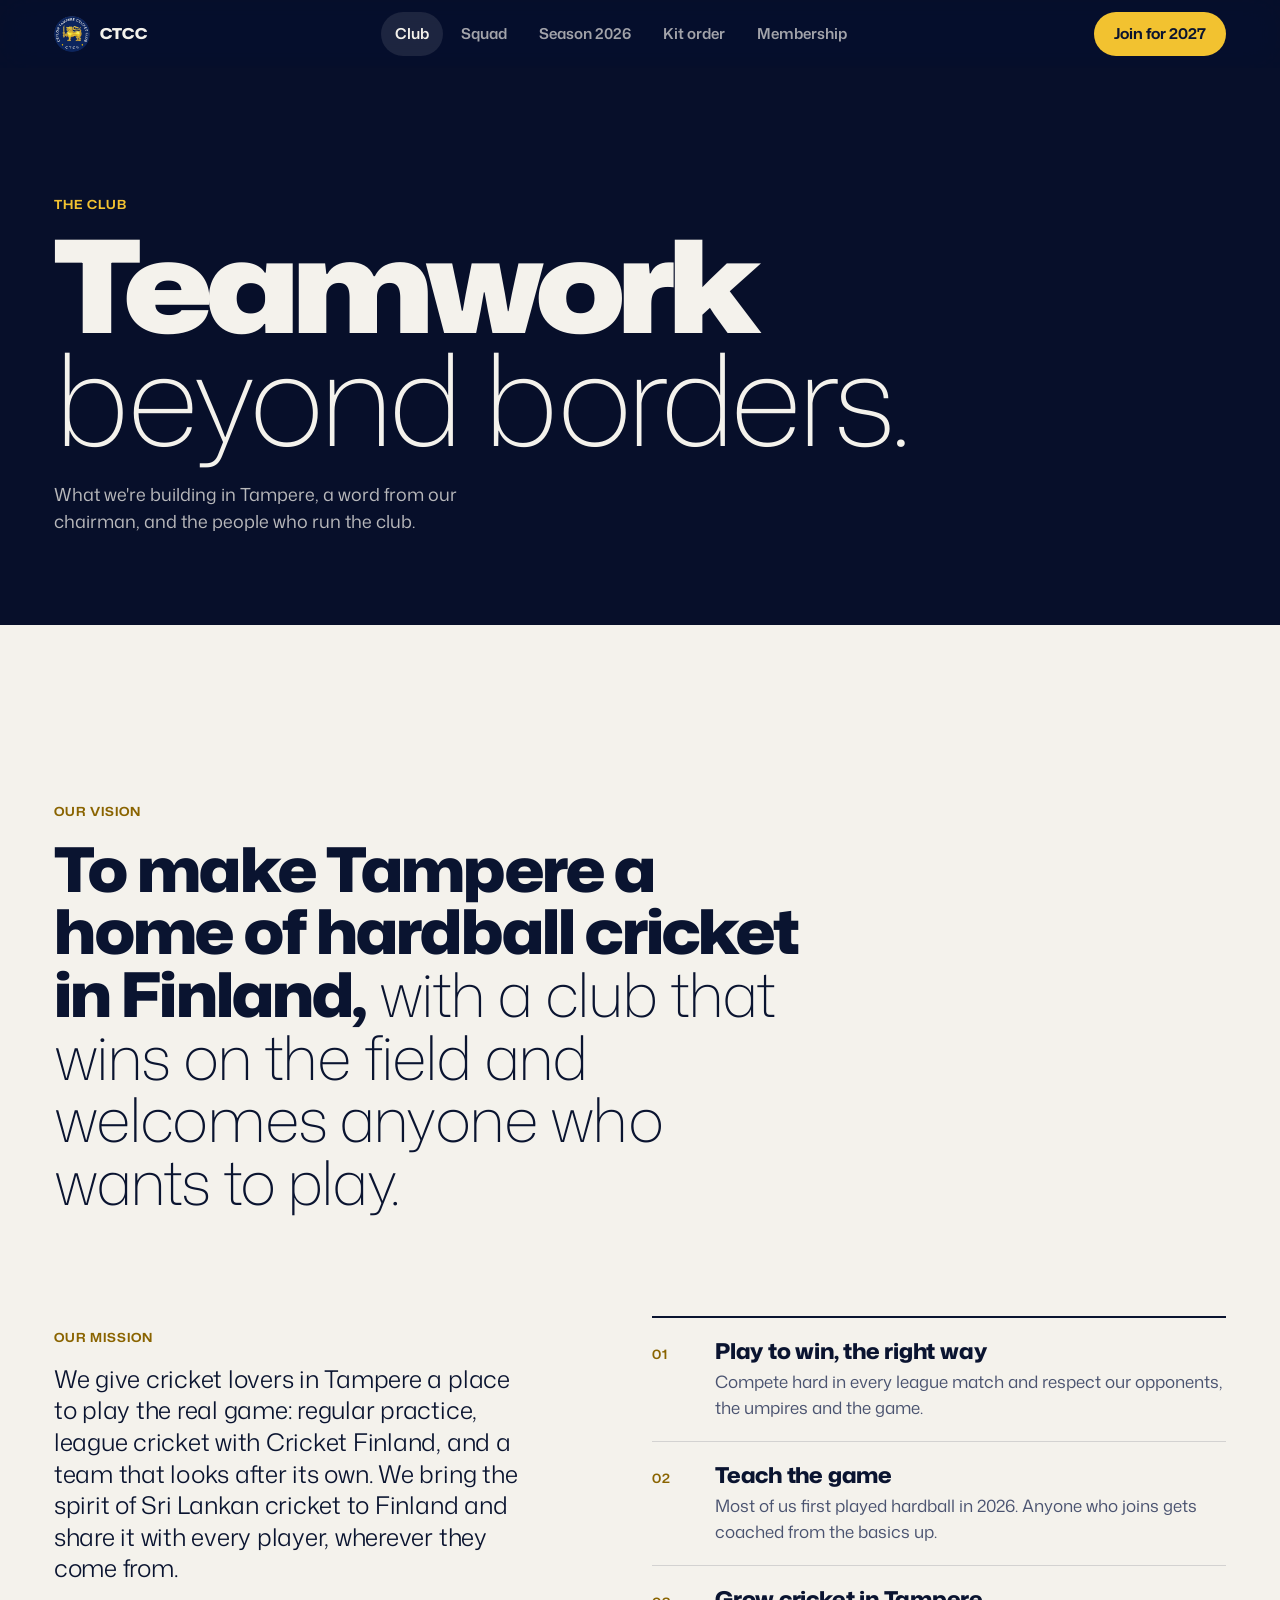
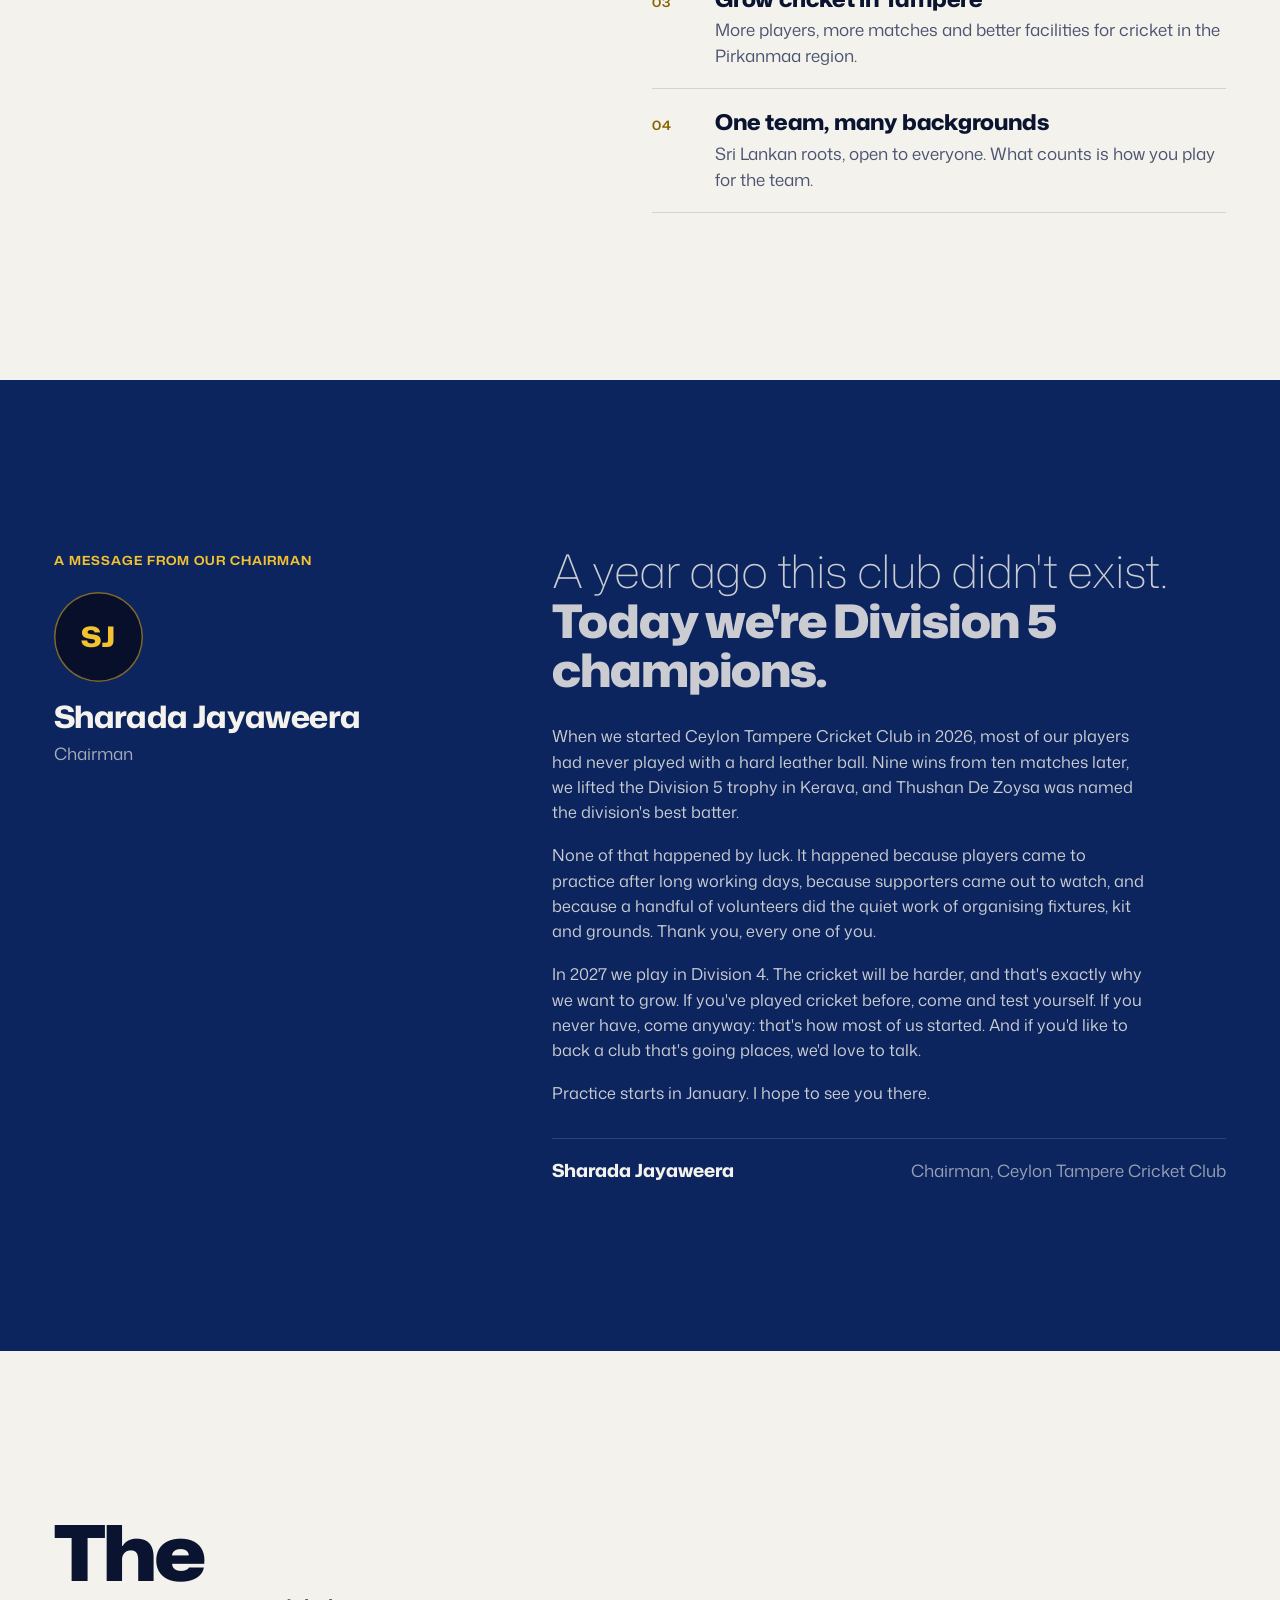
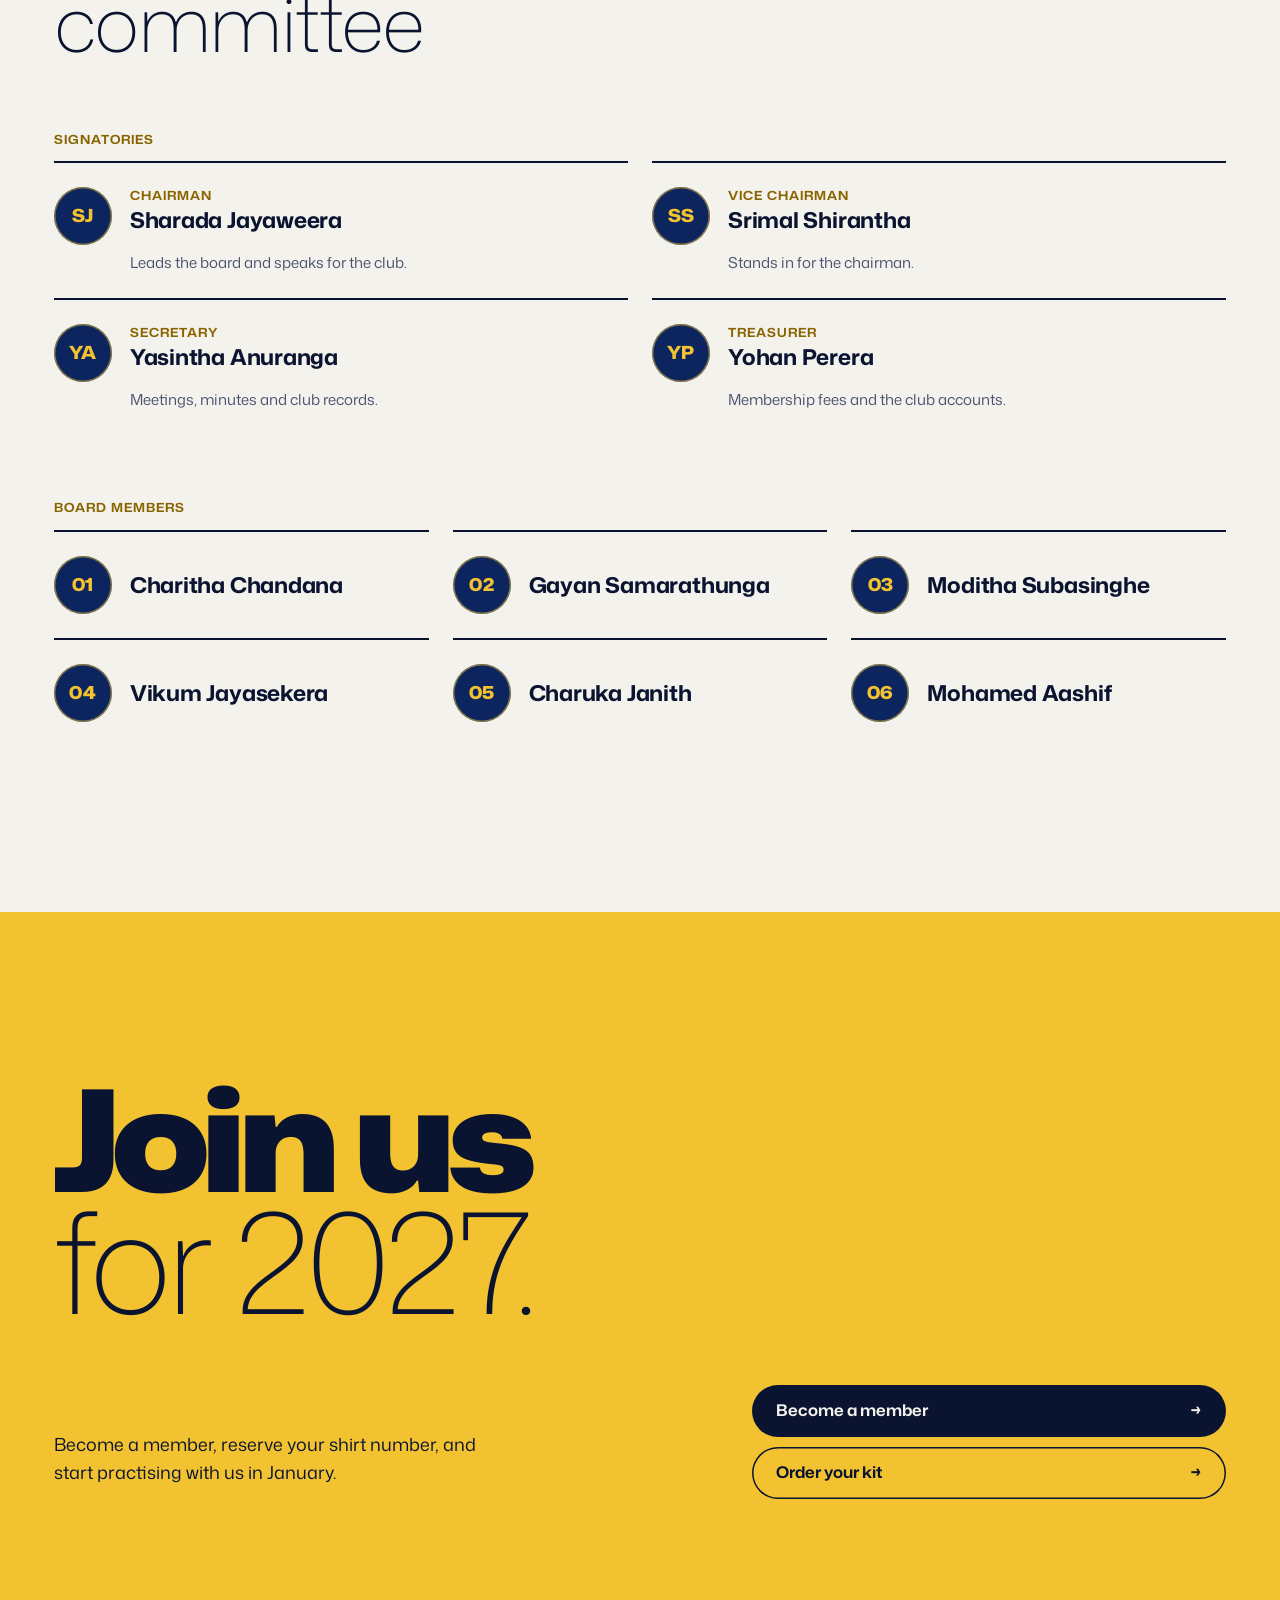
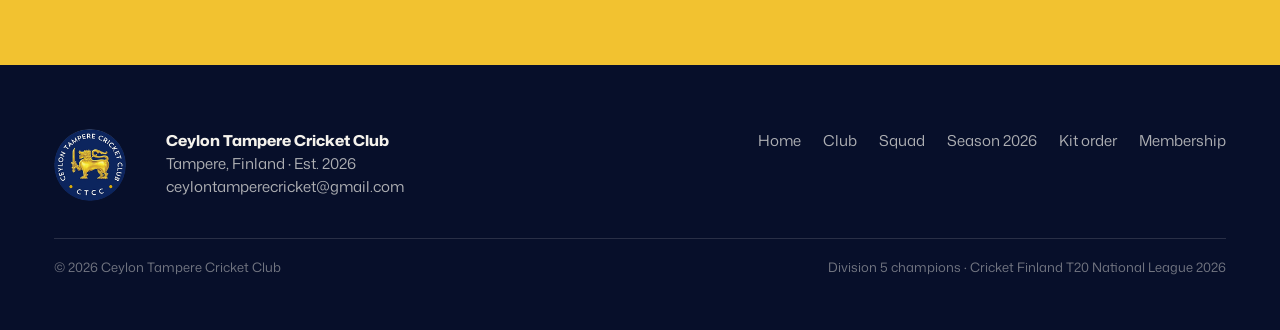
<file: club.html>
<!doctype html>
<html lang="en" class="no-js">
<head>
<meta charset="utf-8">
<meta name="viewport" content="width=device-width, initial-scale=1, viewport-fit=cover">
<title>The club · Ceylon Tampere CC</title>
<meta name="description" content="Ceylon Tampere Cricket Club's vision and mission, a message from our chairman, and the committee.">
<meta name="theme-color" content="#070F2A">
<meta name="color-scheme" content="dark light">
<meta property="og:title" content="The club · Ceylon Tampere CC">
<meta property="og:description" content="Ceylon Tampere Cricket Club's vision and mission, a message from our chairman, and the committee.">
<meta property="og:image" content="https://ctcc-p6n1.onrender.com/media/share.jpg">
<meta property="og:image:secure_url" content="https://ctcc-p6n1.onrender.com/media/share.jpg">
<meta property="og:image:type" content="image/jpeg">
<meta property="og:url" content="https://ctcc-p6n1.onrender.com/club.html">
<meta property="og:type" content="website">
<meta name="twitter:image" content="https://ctcc-p6n1.onrender.com/media/share.jpg">
<meta property="og:image:width" content="1200">
<meta property="og:image:height" content="630">
<meta property="og:image:alt" content="Ceylon Tampere Cricket Club crest">
<meta name="twitter:card" content="summary_large_image">
<link rel="icon" href="media/crest-128.png">
<link rel="apple-touch-icon" href="media/apple-touch-icon.png">
<link rel="preconnect" href="https://fonts.googleapis.com">
<link rel="preconnect" href="https://fonts.gstatic.com" crossorigin>
<link href="https://fonts.googleapis.com/css2?family=Mona+Sans:ital,wdth,wght@0,75..125,200..900;1,75..125,200..900&display=swap" rel="stylesheet">
<link rel="stylesheet" href="css/site.css">
<script>document.documentElement.classList.remove('no-js')</script>
</head>
<body class="sub">
<a class="skip" href="#main">Skip to content</a>
<header class="sp-top">
  <a class="id" href="index.html" aria-label="Ceylon Tampere Cricket Club, home"><img src="media/crest-128.png" alt="" width="36" height="36"><b>CTCC</b></a>
  <nav class="pn" aria-label="Pages">
    <a href="club.html">Club</a>
    <a href="squad.html">Squad</a>
    <a href="season.html">Season 2026</a>
    <a href="kit.html">Kit order</a>
    <a href="join.html">Membership</a>
  </nav>
  <a class="btn btn-gold sm" href="join.html"><span>Join<span class="hide-s"> for 2027</span></span></a>
</header>

<main id="main">
  <section class="pg-hero night">
    <div class="wrap">
      <p class="lbl rv">The club</p>
      <h1 class="rv" style="--i:1"><b>Teamwork</b><span>beyond borders.</span></h1>
      <p class="lede rv" style="--i:2">What we're building in Tampere, a word from our chairman, and the people who run the club.</p>
    </div>
  </section>

  <section class="vm light sec" id="vision">
    <div class="wrap">
      <div class="vision">
        <p class="lbl rv">Our vision</p>
        <p class="rv" style="--i:1"><b>To make Tampere a home of hardball cricket in Finland,</b> with a club that wins on the field and welcomes anyone who wants to play.</p>
      </div>
      <div class="mission">
        <p class="lbl rv">Our mission</p>
        <p class="rv" style="--i:1">We give cricket lovers in Tampere a place to play the real game: regular practice, league cricket with Cricket Finland, and a team that looks after its own. We bring the spirit of Sri Lankan cricket to Finland and share it with every player, wherever they come from.</p>
      </div>
      <ol class="pledges">
        <li class="rv"><b>Play to win, the right way</b><span>Compete hard in every league match and respect our opponents, the umpires and the game.</span></li>
        <li class="rv" style="--i:1"><b>Teach the game</b><span>Most of us first played hardball in 2026. Anyone who joins gets coached from the basics up.</span></li>
        <li class="rv" style="--i:2"><b>Grow cricket in Tampere</b><span>More players, more matches and better facilities for cricket in the Pirkanmaa region.</span></li>
        <li class="rv" style="--i:3"><b>One team, many backgrounds</b><span>Sri Lankan roots, open to everyone. What counts is how you play for the team.</span></li>
      </ol>
    </div>
  </section>

  <section class="chair navy sec" id="chairperson">
    <div class="wrap">
      <div class="who rv">
        <p class="lbl">A message from our chairman</p>
        <div class="mono" aria-hidden="true">SJ</div>
        <h2>Sharada Jayaweera</h2>
        <p>Chairman</p>
      </div>
      <div class="letter">
        <p class="open rv">A year ago this club didn't exist. <b>Today we're Division 5 champions.</b></p>
        <p class="rv">When we started Ceylon Tampere Cricket Club in 2026, most of our players had never played with a hard leather ball. Nine wins from ten matches later, we lifted the Division 5 trophy in Kerava, and Thushan De Zoysa was named the division's best batter.</p>
        <p class="rv">None of that happened by luck. It happened because players came to practice after long working days, because supporters came out to watch, and because a handful of volunteers did the quiet work of organising fixtures, kit and grounds. Thank you, every one of you.</p>
        <p class="rv">In 2027 we play in Division 4. The cricket will be harder, and that's exactly why we want to grow. If you've played cricket before, come and test yourself. If you never have, come anyway: that's how most of us started. And if you'd like to back a club that's going places, we'd love to talk.</p>
        <p class="rv">Practice starts in January. I hope to see you there.</p>
        <div class="sig rv"><b>Sharada Jayaweera</b><span>Chairman, Ceylon Tampere Cricket Club</span></div>
      </div>
    </div>
  </section>

  <section class="light sec" id="committee">
    <div class="wrap">
      <div class="cmte-head">
        <h2 class="h2 rv"><b>The</b><span>committee</span></h2>
      </div>
      <p class="cmte-sub lbl rv">Signatories</p>
      <ul class="cmte cmte-4">
        <li class="rv"><span class="mono" aria-hidden="true">SJ</span><span><span class="r lbl">Chairman</span><span class="n">Sharada Jayaweera</span></span><span class="d">Leads the board and speaks for the club.</span></li>
        <li class="rv" style="--i:1"><span class="mono" aria-hidden="true">SS</span><span><span class="r lbl">Vice Chairman</span><span class="n">Srimal Shirantha</span></span><span class="d">Stands in for the chairman.</span></li>
        <li class="rv" style="--i:2"><span class="mono" aria-hidden="true">YA</span><span><span class="r lbl">Secretary</span><span class="n">Yasintha Anuranga</span></span><span class="d">Meetings, minutes and club records.</span></li>
        <li class="rv"><span class="mono" aria-hidden="true">YP</span><span><span class="r lbl">Treasurer</span><span class="n">Yohan Perera</span></span><span class="d">Membership fees and the club accounts.</span></li>
      </ul>
      <p class="cmte-sub lbl rv">Board members</p>
      <ul class="cmte">
        <li class="rv"><span class="mono" aria-hidden="true">01</span><span><span class="n">Charitha Chandana</span></span></li>
        <li class="rv" style="--i:1"><span class="mono" aria-hidden="true">02</span><span><span class="n">Gayan Samarathunga</span></span></li>
        <li class="rv" style="--i:2"><span class="mono" aria-hidden="true">03</span><span><span class="n">Moditha Subasinghe</span></span></li>
        <li class="rv"><span class="mono" aria-hidden="true">04</span><span><span class="n">Vikum Jayasekera</span></span></li>
        <li class="rv" style="--i:1"><span class="mono" aria-hidden="true">05</span><span><span class="n">Charuka Janith</span></span></li>
        <li class="rv" style="--i:2"><span class="mono" aria-hidden="true">06</span><span><span class="n">Mohamed Aashif</span></span></li>
      </ul>
    </div>
  </section>

  <section class="join sec">
    <div class="wrap">
      <h2 class="rv"><b>Join us</b><span>for 2027.</span></h2>
      <div class="txt rv" style="--i:1"><p>Become a member, reserve your shirt number, and start practising with us in January.</p></div>
      <div class="acts rv" style="--i:2">
        <a class="btn btn-ink" href="join.html">Become a member <span class="arr" aria-hidden="true">→</span></a>
        <a class="btn btn-line" href="kit.html">Order your kit <span class="arr" aria-hidden="true">→</span></a>
      </div>
    </div>
  </section>
</main>

<footer>
  <div class="wrap">
    <img class="crest" src="media/crest-128.png" alt="Ceylon Tampere Cricket Club crest" width="72" height="72" loading="lazy">
    <div><b>Ceylon Tampere Cricket Club</b><br>Tampere, Finland · Est. 2026<br><a href="mailto:ceylontamperecricket@gmail.com">ceylontamperecricket@gmail.com</a></div>
    <ul>
      <li><a href="index.html">Home</a></li>
      <li><a href="club.html">Club</a></li>
      <li><a href="squad.html">Squad</a></li>
      <li><a href="season.html">Season 2026</a></li>
      <li><a href="kit.html">Kit order</a></li>
      <li><a href="join.html">Membership</a></li>
    </ul>
    <p class="fine"><span>© 2026 Ceylon Tampere Cricket Club</span><span>Division 5 champions · Cricket Finland T20 National League 2026</span></p>
  </div>
</footer>
<script type="module" src="js/page.js"></script>
</body>
</html>
</file>
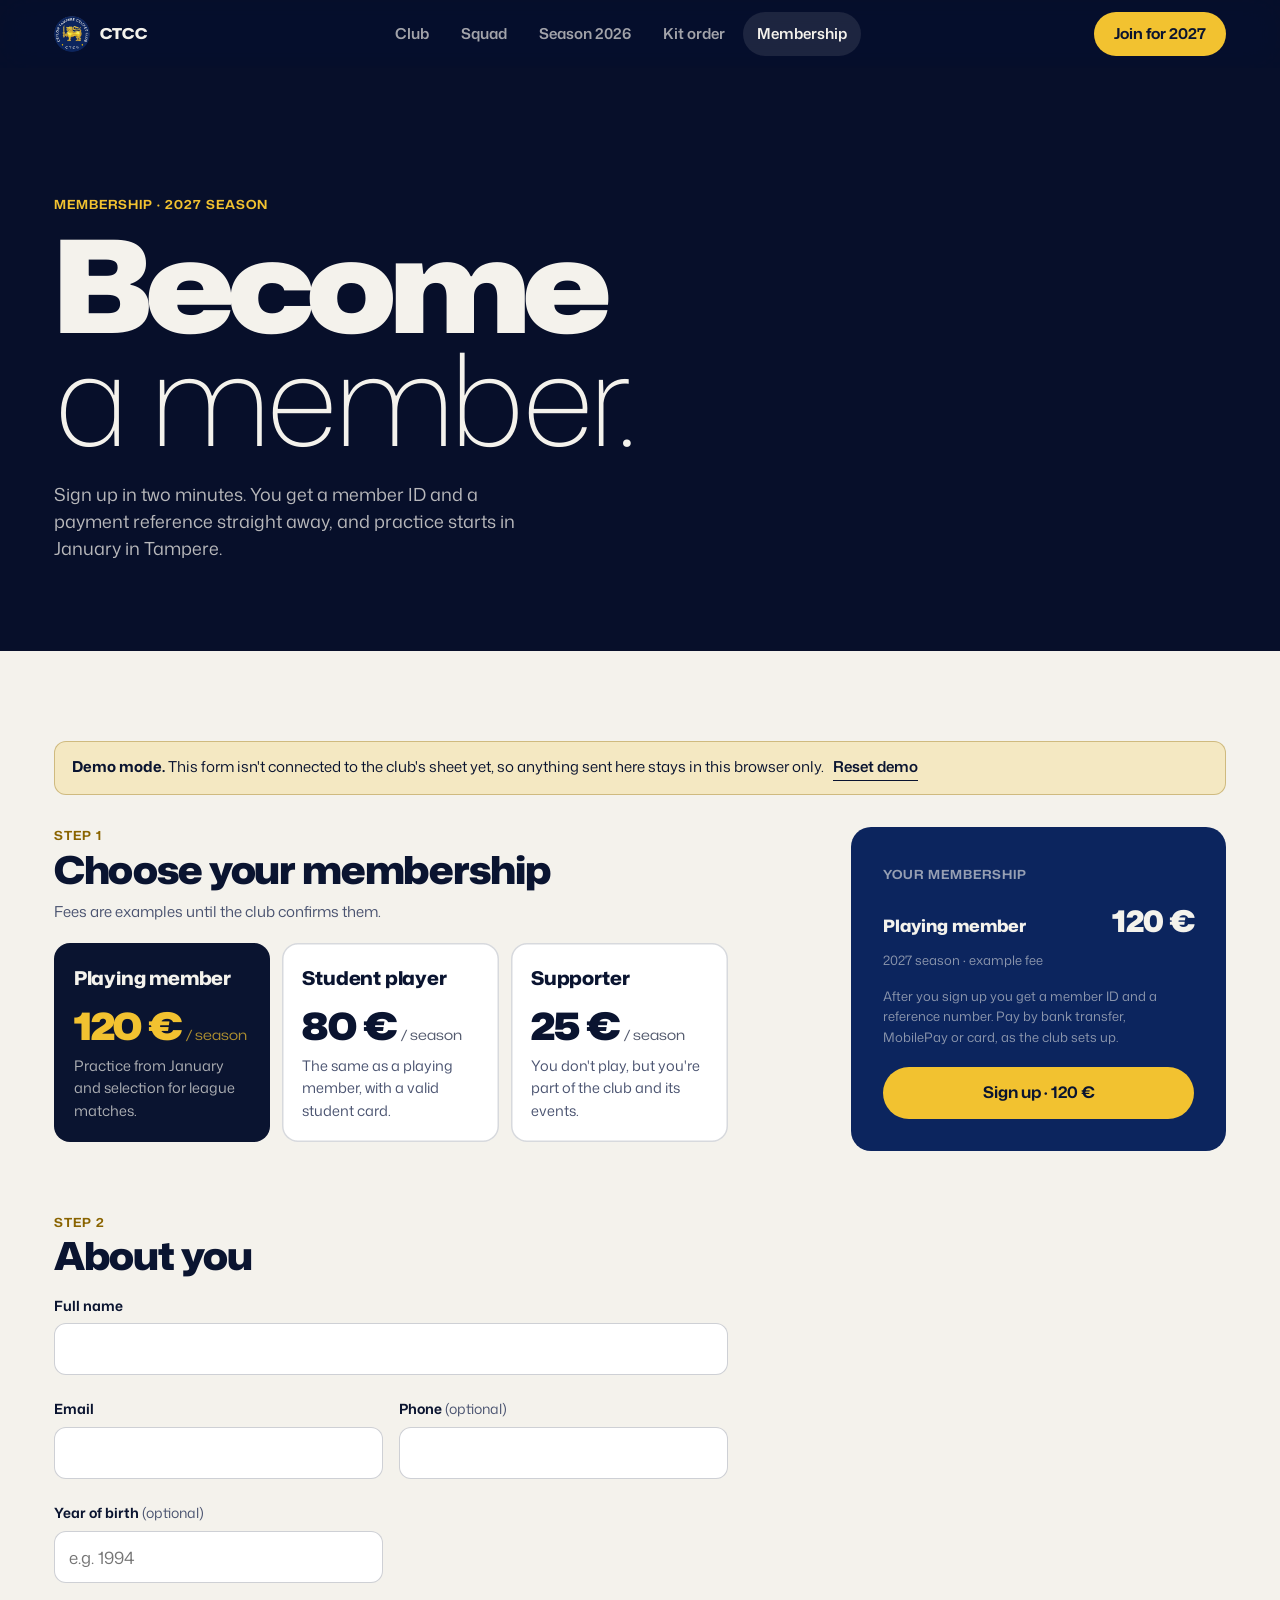
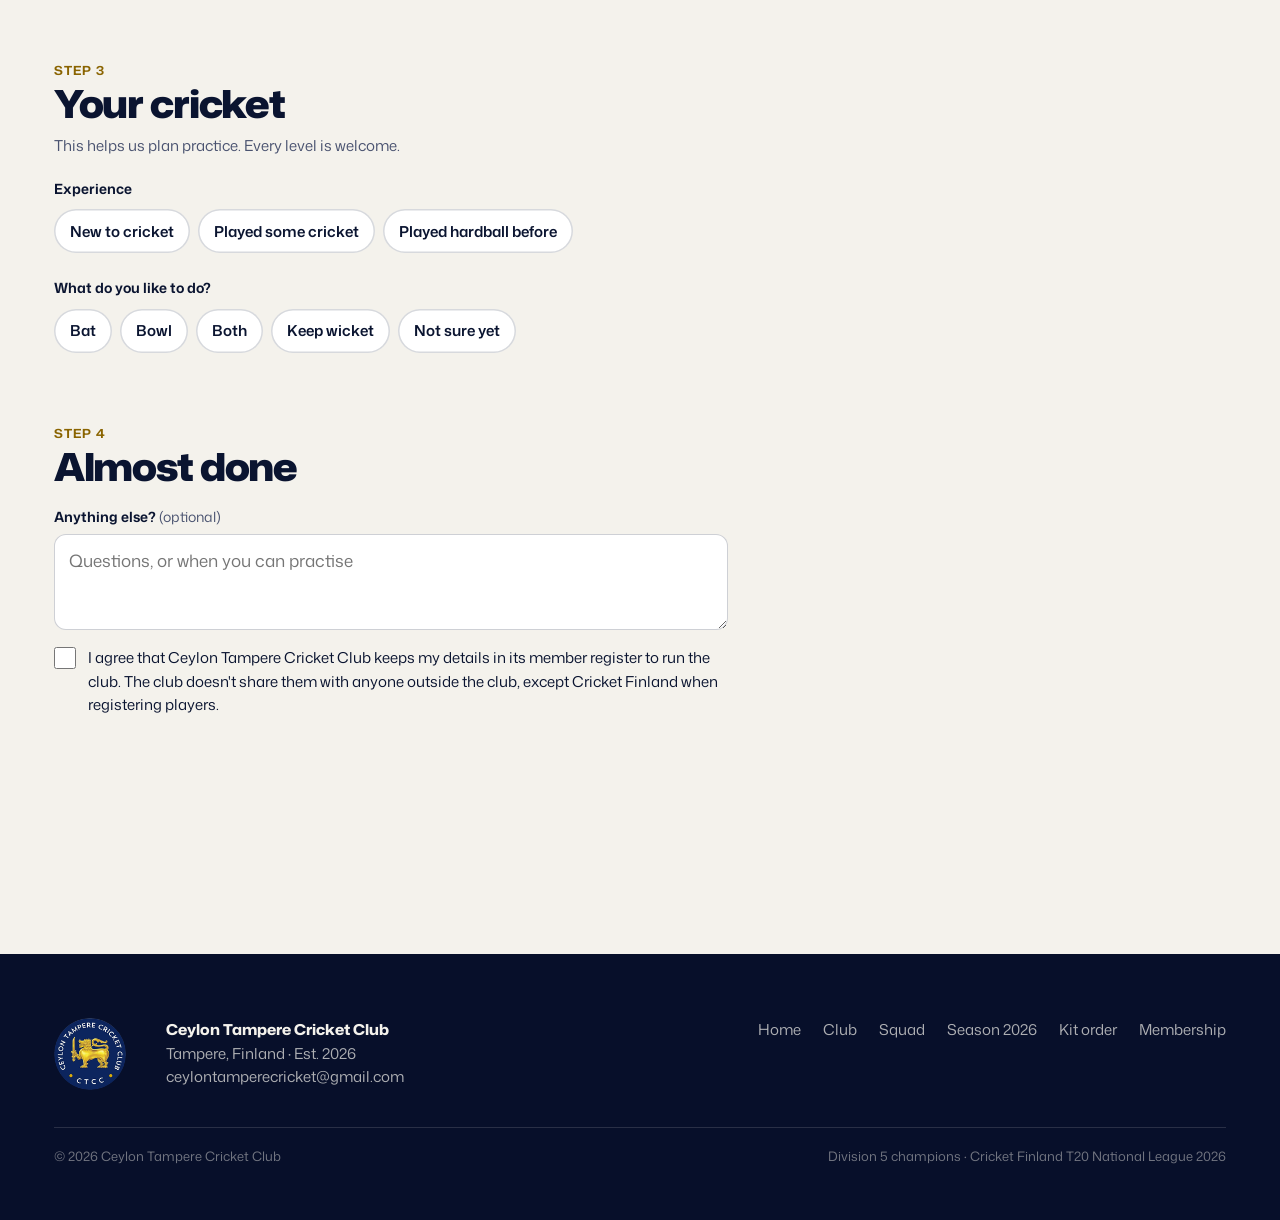
<file: join.html>
<!doctype html>
<html lang="en" class="no-js">
<head>
<meta charset="utf-8">
<meta name="viewport" content="width=device-width, initial-scale=1, viewport-fit=cover">
<title>Membership · Ceylon Tampere CC</title>
<meta name="description" content="Become a member of Ceylon Tampere Cricket Club for the 2027 season and pay your membership fee online.">
<meta name="theme-color" content="#070F2A">
<meta name="color-scheme" content="dark light">
<meta property="og:title" content="Membership · Ceylon Tampere CC">
<meta property="og:description" content="Become a member of Ceylon Tampere Cricket Club for the 2027 season and pay your membership fee online.">
<meta property="og:image" content="https://ctcc-p6n1.onrender.com/media/share.jpg">
<meta property="og:image:secure_url" content="https://ctcc-p6n1.onrender.com/media/share.jpg">
<meta property="og:image:type" content="image/jpeg">
<meta property="og:url" content="https://ctcc-p6n1.onrender.com/join.html">
<meta property="og:type" content="website">
<meta name="twitter:image" content="https://ctcc-p6n1.onrender.com/media/share.jpg">
<meta property="og:image:width" content="1200">
<meta property="og:image:height" content="630">
<meta property="og:image:alt" content="Ceylon Tampere Cricket Club crest">
<meta name="twitter:card" content="summary_large_image">
<link rel="icon" href="media/crest-128.png">
<link rel="apple-touch-icon" href="media/apple-touch-icon.png">
<link rel="preconnect" href="https://fonts.googleapis.com">
<link rel="preconnect" href="https://fonts.gstatic.com" crossorigin>
<link href="https://fonts.googleapis.com/css2?family=Mona+Sans:ital,wdth,wght@0,75..125,200..900;1,75..125,200..900&display=swap" rel="stylesheet">
<link rel="stylesheet" href="css/site.css">
<script>document.documentElement.classList.remove('no-js')</script>
</head>
<body class="sub">
<a class="skip" href="#main">Skip to content</a>
<header class="sp-top">
  <a class="id" href="index.html" aria-label="Ceylon Tampere Cricket Club, home"><img src="media/crest-128.png" alt="" width="36" height="36"><b>CTCC</b></a>
  <nav class="pn" aria-label="Pages">
    <a href="club.html">Club</a>
    <a href="squad.html">Squad</a>
    <a href="season.html">Season 2026</a>
    <a href="kit.html">Kit order</a>
    <a href="join.html">Membership</a>
  </nav>
  <a class="btn btn-gold sm" href="join.html"><span>Join<span class="hide-s"> for 2027</span></span></a>
</header>

<main id="main">
  <section class="pg-hero night">
    <div class="wrap">
      <p class="lbl rv">Membership · 2027 season</p>
      <h1 class="rv" style="--i:1"><b>Become</b><span>a member.</span></h1>
      <p class="lede rv" style="--i:2">Sign up in two minutes. You get a member ID and a payment reference straight away, and practice starts in January in Tampere.</p>
    </div>
  </section>

  <section class="light sec" style="padding-top:clamp(56px,7vw,96px)">
    <div class="wrap">
      <p class="demo" id="demo" hidden></p>
      <form id="joinForm" class="f-grid" novalidate>
        <div class="f-main">
          <fieldset class="step">
            <legend><span class="lbl">Step 1</span><b>Choose your membership</b></legend>
            <p class="hint" id="feeHint"></p>
            <div class="tiers" id="tiers"></div>
          </fieldset>

          <fieldset class="step">
            <legend><span class="lbl">Step 2</span><b>About you</b></legend>
            <div class="fields">
              <label class="fld full"><span>Full name</span><input name="name" autocomplete="name" required maxlength="80"><span class="msg"></span></label>
              <label class="fld"><span>Email</span><input name="email" type="email" autocomplete="email" inputmode="email" required maxlength="120"><span class="msg"></span></label>
              <label class="fld"><span>Phone <i>(optional)</i></span><input name="phone" type="tel" autocomplete="tel" inputmode="tel" maxlength="40"></label>
              <label class="fld"><span>Year of birth <i>(optional)</i></span><input name="birthYear" inputmode="numeric" pattern="[0-9]*" maxlength="4" autocomplete="bday-year" placeholder="e.g. 1994"><span class="msg"></span></label>
            </div>
            <label class="hp" aria-hidden="true">Website<input name="website" tabindex="-1" autocomplete="off"></label>
          </fieldset>

          <fieldset class="step" id="playStep">
            <legend><span class="lbl">Step 3</span><b>Your cricket</b></legend>
            <p class="hint">This helps us plan practice. Every level is welcome.</p>
            <p class="fld" style="margin:0 0 10px"><span>Experience</span></p>
            <div class="chips" role="radiogroup" aria-label="Experience">
              <label class="chip"><input type="radio" name="experience" value="New to cricket"><span>New to cricket</span></label>
              <label class="chip"><input type="radio" name="experience" value="Played some cricket"><span>Played some cricket</span></label>
              <label class="chip"><input type="radio" name="experience" value="Played hardball before"><span>Played hardball before</span></label>
            </div>
            <p class="fld" style="margin:24px 0 10px"><span>What do you like to do?</span></p>
            <div class="chips" role="radiogroup" aria-label="Playing role">
              <label class="chip"><input type="radio" name="role" value="Batter"><span>Bat</span></label>
              <label class="chip"><input type="radio" name="role" value="Bowler"><span>Bowl</span></label>
              <label class="chip"><input type="radio" name="role" value="All-rounder"><span>Both</span></label>
              <label class="chip"><input type="radio" name="role" value="Wicketkeeper"><span>Keep wicket</span></label>
              <label class="chip"><input type="radio" name="role" value="Not sure yet"><span>Not sure yet</span></label>
            </div>
          </fieldset>

          <fieldset class="step">
            <legend><span class="lbl" id="lastStep">Step 4</span><b>Almost done</b></legend>
            <div class="fields">
              <label class="fld full"><span>Anything else? <i>(optional)</i></span><textarea name="notes" maxlength="500" placeholder="Questions, or when you can practise"></textarea></label>
              <label class="check full"><input type="checkbox" name="consent" required><span>I agree that Ceylon Tampere Cricket Club keeps my details in its member register to run the club. The club doesn't share them with anyone outside the club, except Cricket Finland when registering players.</span></label>
            </div>
          </fieldset>
        </div>

        <aside class="f-side">
          <div class="sum" aria-live="polite">
            <span class="lbl">Your membership</span>
            <div class="tot" style="padding-top:12px"><span id="sTier">–</span><b class="num" id="sFee">–</b></div>
            <p class="ex" id="sEx"></p>
            <p class="ex" style="margin-top:16px">After you sign up you get a member ID and a reference number. Pay by bank transfer, MobilePay or card, as the club sets up.</p>
            <button class="btn btn-gold" type="submit" id="submit">Sign up</button>
            <p class="err" id="err" role="alert" hidden></p>
          </div>
        </aside>
      </form>

      <div class="done" id="done" tabindex="-1" hidden></div>
    </div>
  </section>
</main>

<footer>
  <div class="wrap">
    <img class="crest" src="media/crest-128.png" alt="Ceylon Tampere Cricket Club crest" width="72" height="72" loading="lazy">
    <div><b>Ceylon Tampere Cricket Club</b><br>Tampere, Finland · Est. 2026<br><a href="mailto:ceylontamperecricket@gmail.com">ceylontamperecricket@gmail.com</a></div>
    <ul>
      <li><a href="index.html">Home</a></li>
      <li><a href="club.html">Club</a></li>
      <li><a href="squad.html">Squad</a></li>
      <li><a href="season.html">Season 2026</a></li>
      <li><a href="kit.html">Kit order</a></li>
      <li><a href="join.html">Membership</a></li>
    </ul>
    <p class="fine"><span>© 2026 Ceylon Tampere Cricket Club</span><span>Division 5 champions · Cricket Finland T20 National League 2026</span></p>
  </div>
</footer>
<script type="module" src="js/join.js"></script>
</body>
</html>
</file>
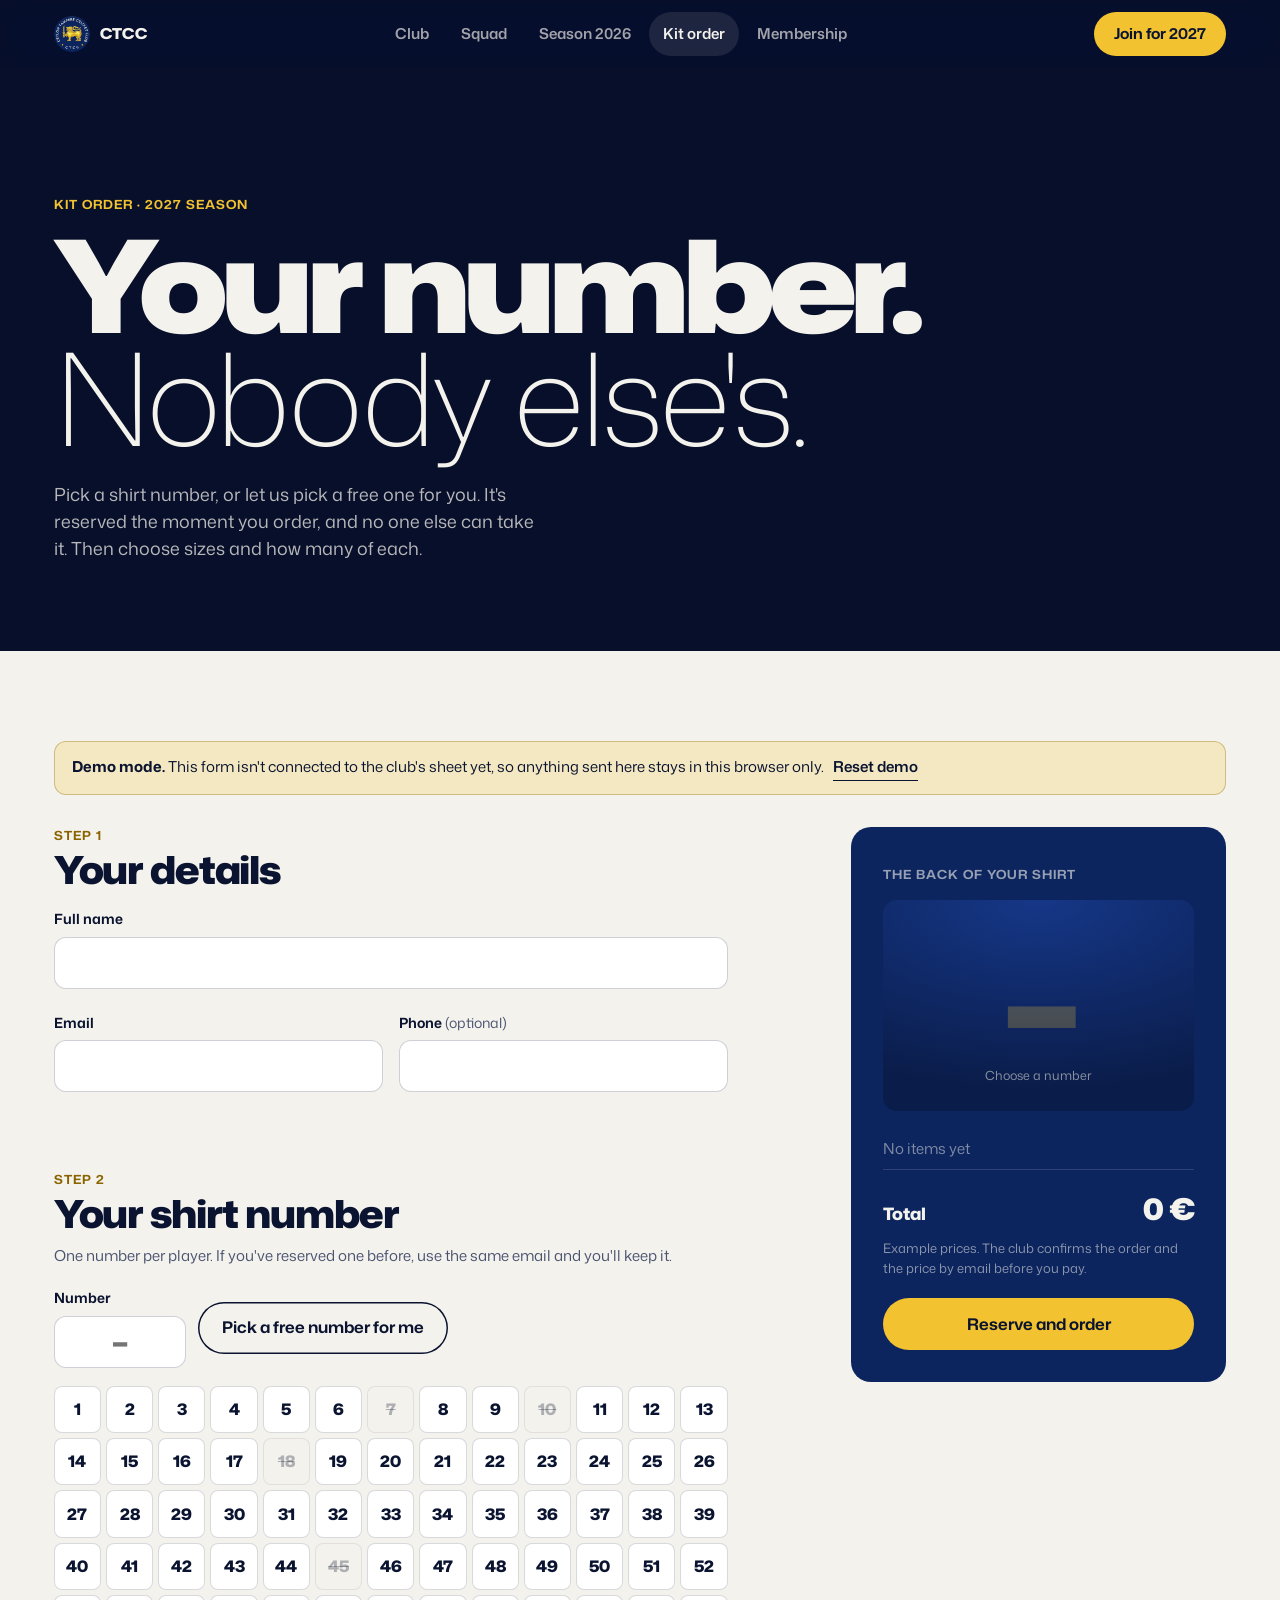
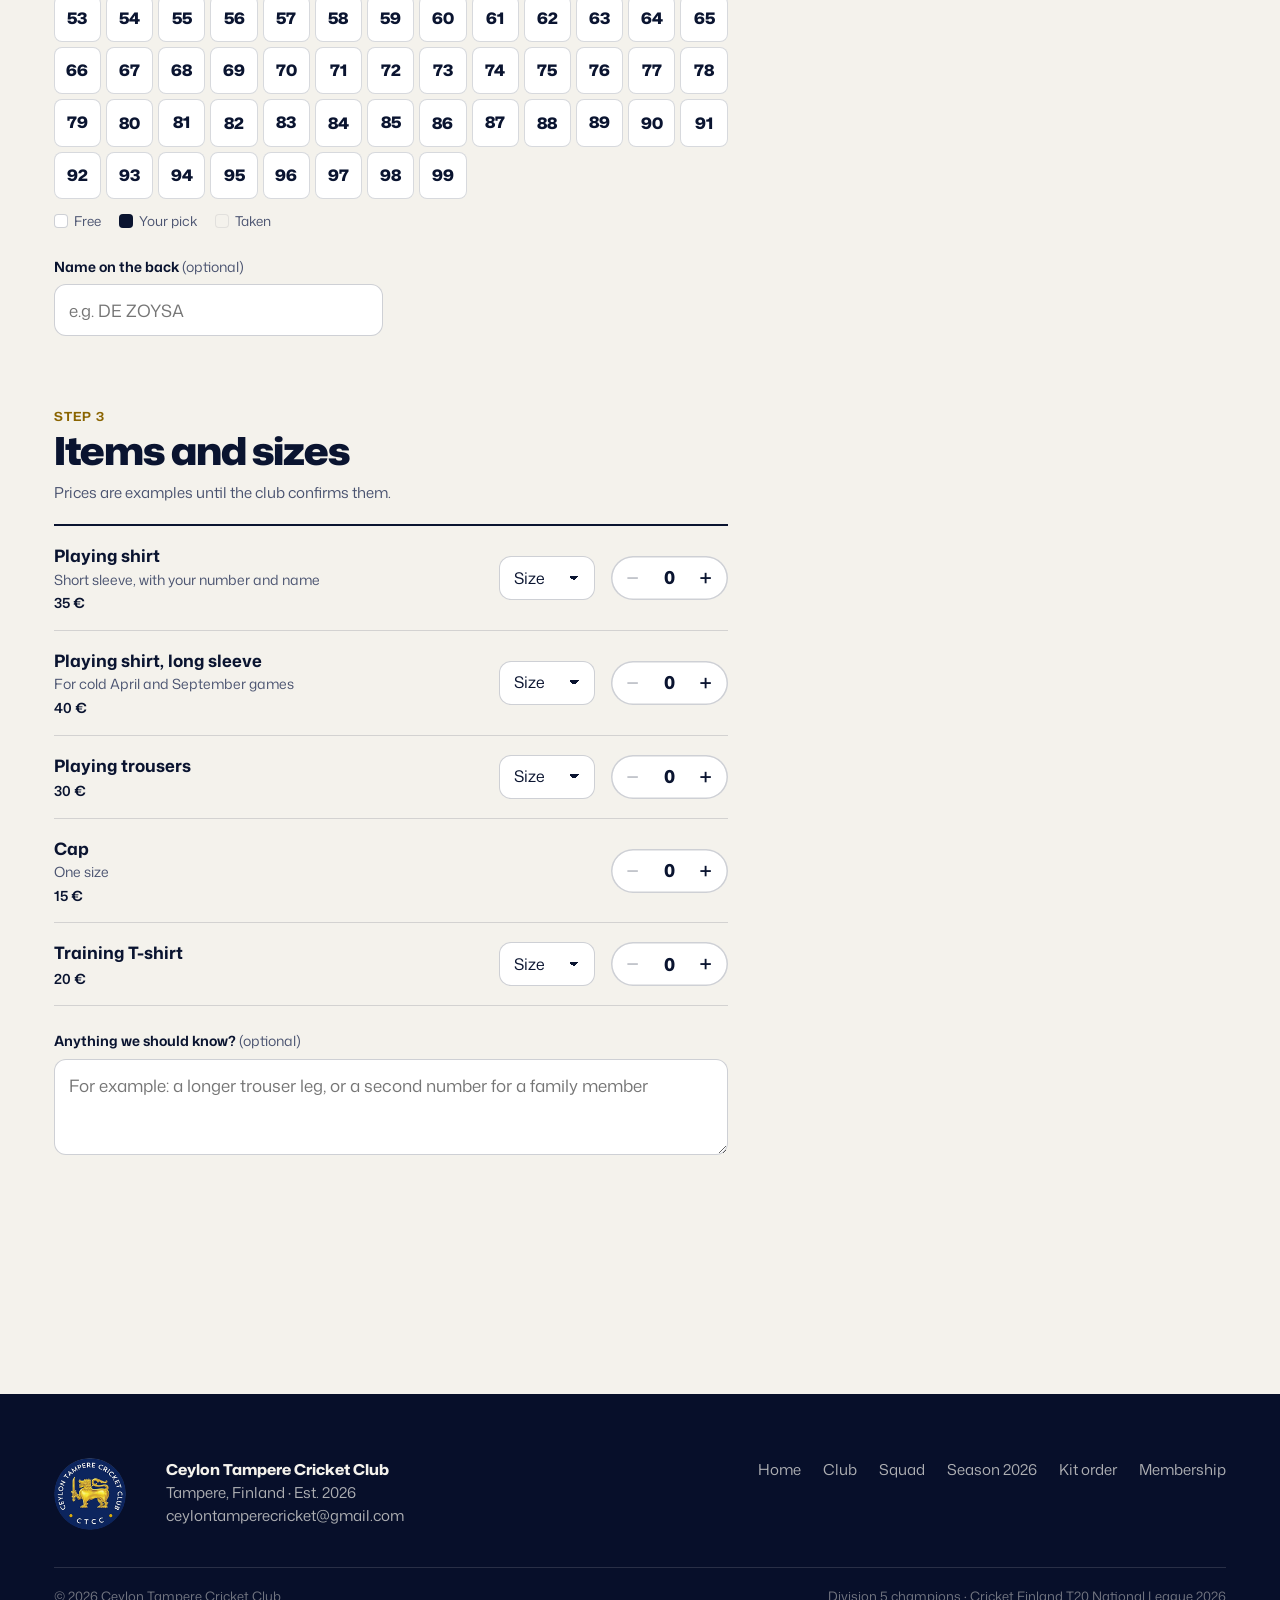
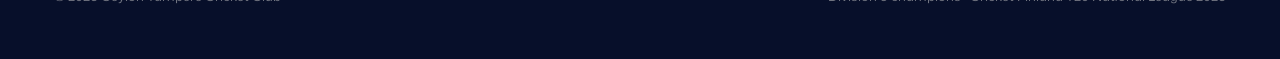
<file: kit.html>
<!doctype html>
<html lang="en" class="no-js">
<head>
<meta charset="utf-8">
<meta name="viewport" content="width=device-width, initial-scale=1, viewport-fit=cover">
<title>Kit order · Ceylon Tampere CC</title>
<meta name="description" content="Order your Ceylon Tampere CC kit for 2027 and reserve your own shirt number.">
<meta name="theme-color" content="#070F2A">
<meta name="color-scheme" content="dark light">
<meta property="og:title" content="Kit order · Ceylon Tampere CC">
<meta property="og:description" content="Order your Ceylon Tampere CC kit for 2027 and reserve your own shirt number.">
<meta property="og:image" content="https://ctcc-p6n1.onrender.com/media/share.jpg">
<meta property="og:image:secure_url" content="https://ctcc-p6n1.onrender.com/media/share.jpg">
<meta property="og:image:type" content="image/jpeg">
<meta property="og:url" content="https://ctcc-p6n1.onrender.com/kit.html">
<meta property="og:type" content="website">
<meta name="twitter:image" content="https://ctcc-p6n1.onrender.com/media/share.jpg">
<meta property="og:image:width" content="1200">
<meta property="og:image:height" content="630">
<meta property="og:image:alt" content="Ceylon Tampere Cricket Club crest">
<meta name="twitter:card" content="summary_large_image">
<link rel="icon" href="media/crest-128.png">
<link rel="apple-touch-icon" href="media/apple-touch-icon.png">
<link rel="preconnect" href="https://fonts.googleapis.com">
<link rel="preconnect" href="https://fonts.gstatic.com" crossorigin>
<link href="https://fonts.googleapis.com/css2?family=Mona+Sans:ital,wdth,wght@0,75..125,200..900;1,75..125,200..900&display=swap" rel="stylesheet">
<link rel="stylesheet" href="css/site.css">
<script>document.documentElement.classList.remove('no-js')</script>
</head>
<body class="sub">
<a class="skip" href="#main">Skip to content</a>
<header class="sp-top">
  <a class="id" href="index.html" aria-label="Ceylon Tampere Cricket Club, home"><img src="media/crest-128.png" alt="" width="36" height="36"><b>CTCC</b></a>
  <nav class="pn" aria-label="Pages">
    <a href="club.html">Club</a>
    <a href="squad.html">Squad</a>
    <a href="season.html">Season 2026</a>
    <a href="kit.html">Kit order</a>
    <a href="join.html">Membership</a>
  </nav>
  <a class="btn btn-gold sm" href="join.html"><span>Join<span class="hide-s"> for 2027</span></span></a>
</header>

<main id="main">
  <section class="pg-hero night">
    <div class="wrap">
      <p class="lbl rv">Kit order · 2027 season</p>
      <h1 class="rv" style="--i:1"><b>Your number.</b><span>Nobody else's.</span></h1>
      <p class="lede rv" style="--i:2">Pick a shirt number, or let us pick a free one for you. It's reserved the moment you order, and no one else can take it. Then choose sizes and how many of each.</p>
    </div>
  </section>

  <section class="light sec" style="padding-top:clamp(56px,7vw,96px)">
    <div class="wrap">
      <p class="demo" id="demo" hidden></p>
      <form id="kitForm" class="f-grid" novalidate>
        <div class="f-main">
          <fieldset class="step">
            <legend><span class="lbl">Step 1</span><b>Your details</b></legend>
            <div class="fields">
              <label class="fld full"><span>Full name</span><input name="name" autocomplete="name" required maxlength="80"><span class="msg"></span></label>
              <label class="fld"><span>Email</span><input name="email" type="email" autocomplete="email" inputmode="email" required maxlength="120"><span class="msg"></span></label>
              <label class="fld"><span>Phone <i>(optional)</i></span><input name="phone" type="tel" autocomplete="tel" inputmode="tel" maxlength="40"></label>
            </div>
            <label class="hp" aria-hidden="true">Website<input name="website" tabindex="-1" autocomplete="off"></label>
          </fieldset>

          <fieldset class="step">
            <legend><span class="lbl">Step 2</span><b>Your shirt number</b></legend>
            <p class="hint">One number per player. If you've reserved one before, use the same email and you'll keep it.</p>
            <div class="npick">
              <label class="fld"><span>Number</span><input id="num" name="number" inputmode="numeric" pattern="[0-9]*" maxlength="2" autocomplete="off" placeholder="–"></label>
              <button type="button" class="btn btn-line" id="auto" style="color:var(--ink)">Pick a free number for me</button>
              <p class="nstat" id="nstat" aria-live="polite"></p>
            </div>
            <div class="nboard loading" id="board" role="group" aria-label="Shirt numbers"></div>
            <p class="nkey"><span><i></i>Free</span><span class="s"><i></i>Your pick</span><span class="t"><i></i>Taken</span></p>
            <div class="fields" style="margin-top:24px">
              <label class="fld"><span>Name on the back <i>(optional)</i></span><input id="shirtName" name="shirtName" maxlength="12" autocomplete="off" autocapitalize="characters" placeholder="e.g. DE ZOYSA"></label>
            </div>
          </fieldset>

          <fieldset class="step">
            <legend><span class="lbl">Step 3</span><b>Items and sizes</b></legend>
            <p class="hint" id="priceHint"></p>
            <ul class="items" id="items"></ul>
            <div class="fields" style="margin-top:24px">
              <label class="fld full"><span>Anything we should know? <i>(optional)</i></span><textarea name="notes" maxlength="500" placeholder="For example: a longer trouser leg, or a second number for a family member"></textarea></label>
            </div>
          </fieldset>
        </div>

        <aside class="f-side">
          <div class="sum" aria-live="polite">
            <span class="lbl">The back of your shirt</span>
            <div class="back"><span class="bn" id="sumName"></span><span class="bnum empty num" id="sumNum">–</span><small id="sumNumNote">Choose a number</small></div>
            <ul id="sumItems"><li class="none">No items yet</li></ul>
            <div class="tot"><span>Total</span><b class="num" id="sumTot">0 €</b></div>
            <p class="ex" id="sumEx"></p>
            <button class="btn btn-gold" type="submit" id="submit">Reserve and order</button>
            <p class="err" id="err" role="alert" hidden></p>
          </div>
        </aside>
      </form>

      <div class="done" id="done" tabindex="-1" hidden></div>
    </div>
  </section>
</main>

<footer>
  <div class="wrap">
    <img class="crest" src="media/crest-128.png" alt="Ceylon Tampere Cricket Club crest" width="72" height="72" loading="lazy">
    <div><b>Ceylon Tampere Cricket Club</b><br>Tampere, Finland · Est. 2026<br><a href="mailto:ceylontamperecricket@gmail.com">ceylontamperecricket@gmail.com</a></div>
    <ul>
      <li><a href="index.html">Home</a></li>
      <li><a href="club.html">Club</a></li>
      <li><a href="squad.html">Squad</a></li>
      <li><a href="season.html">Season 2026</a></li>
      <li><a href="kit.html">Kit order</a></li>
      <li><a href="join.html">Membership</a></li>
    </ul>
    <p class="fine"><span>© 2026 Ceylon Tampere Cricket Club</span><span>Division 5 champions · Cricket Finland T20 National League 2026</span></p>
  </div>
</footer>
<script type="module" src="js/kit.js"></script>
</body>
</html>
</file>
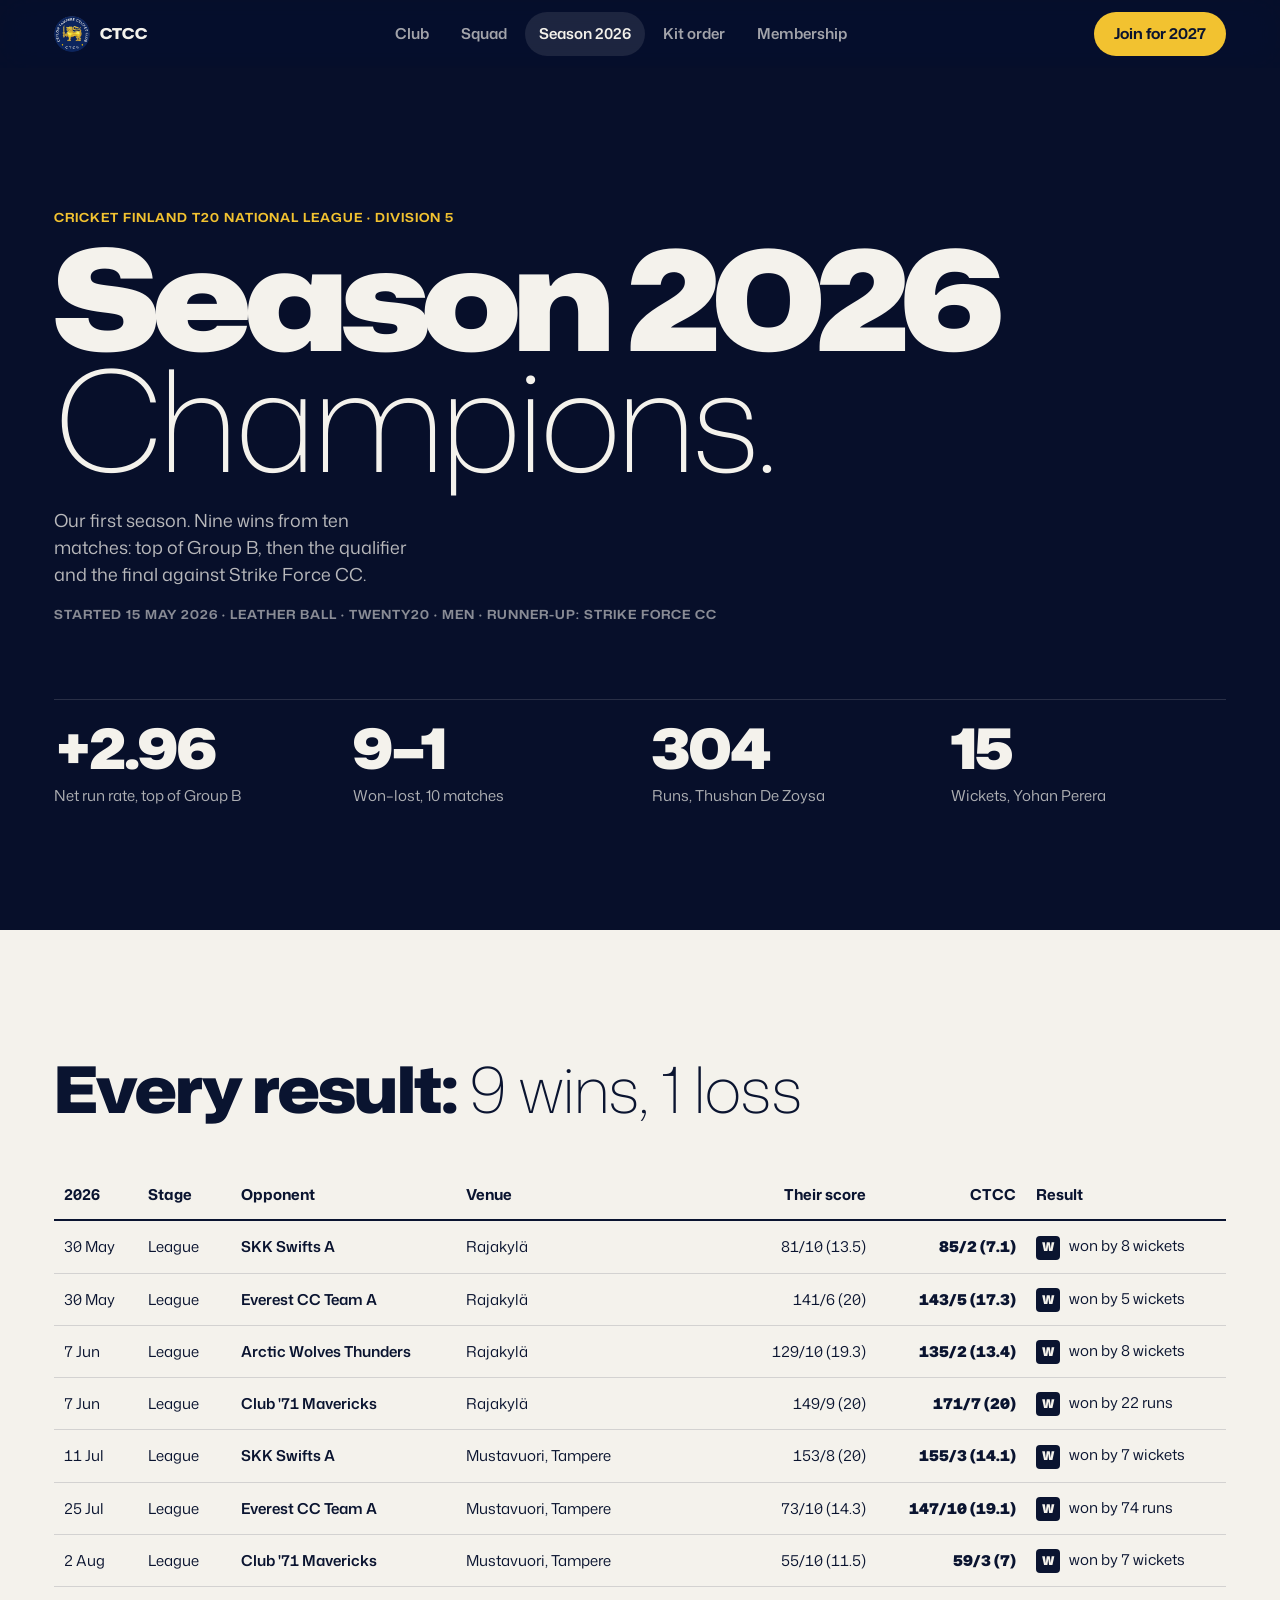
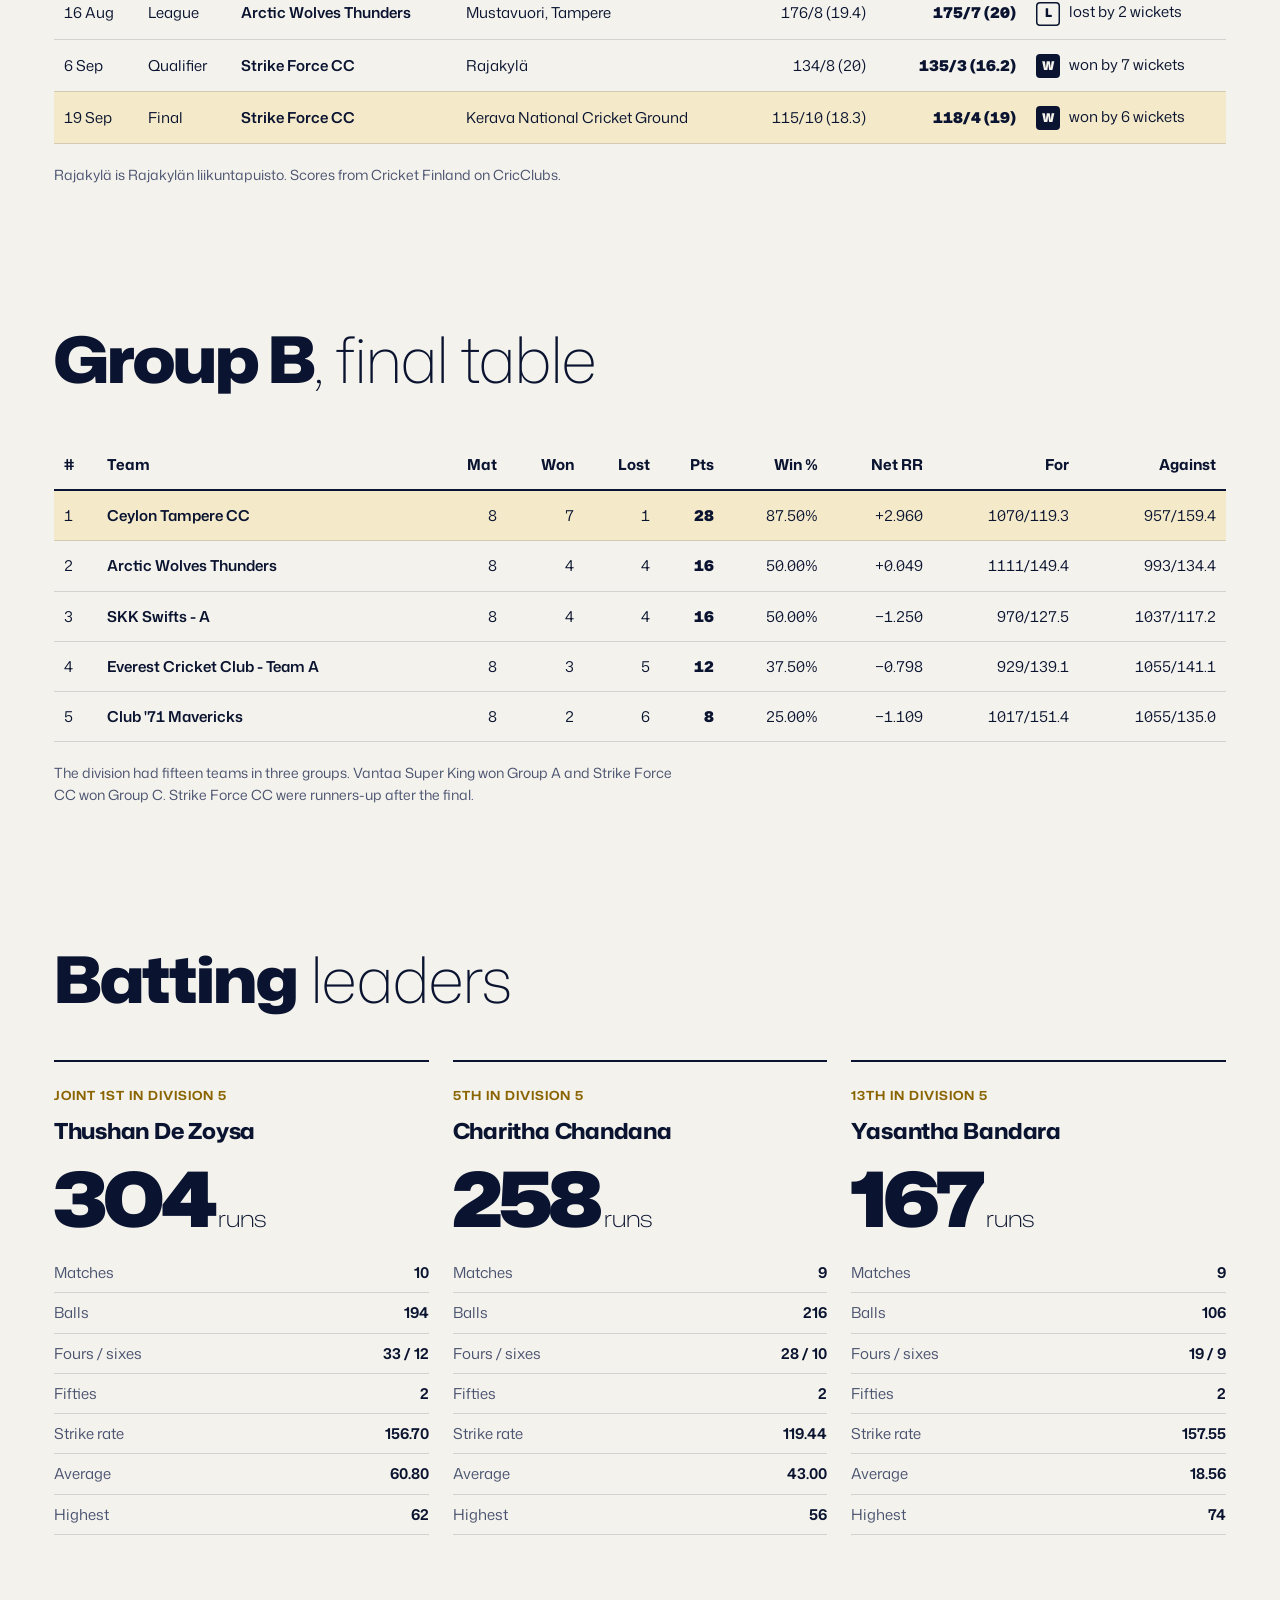
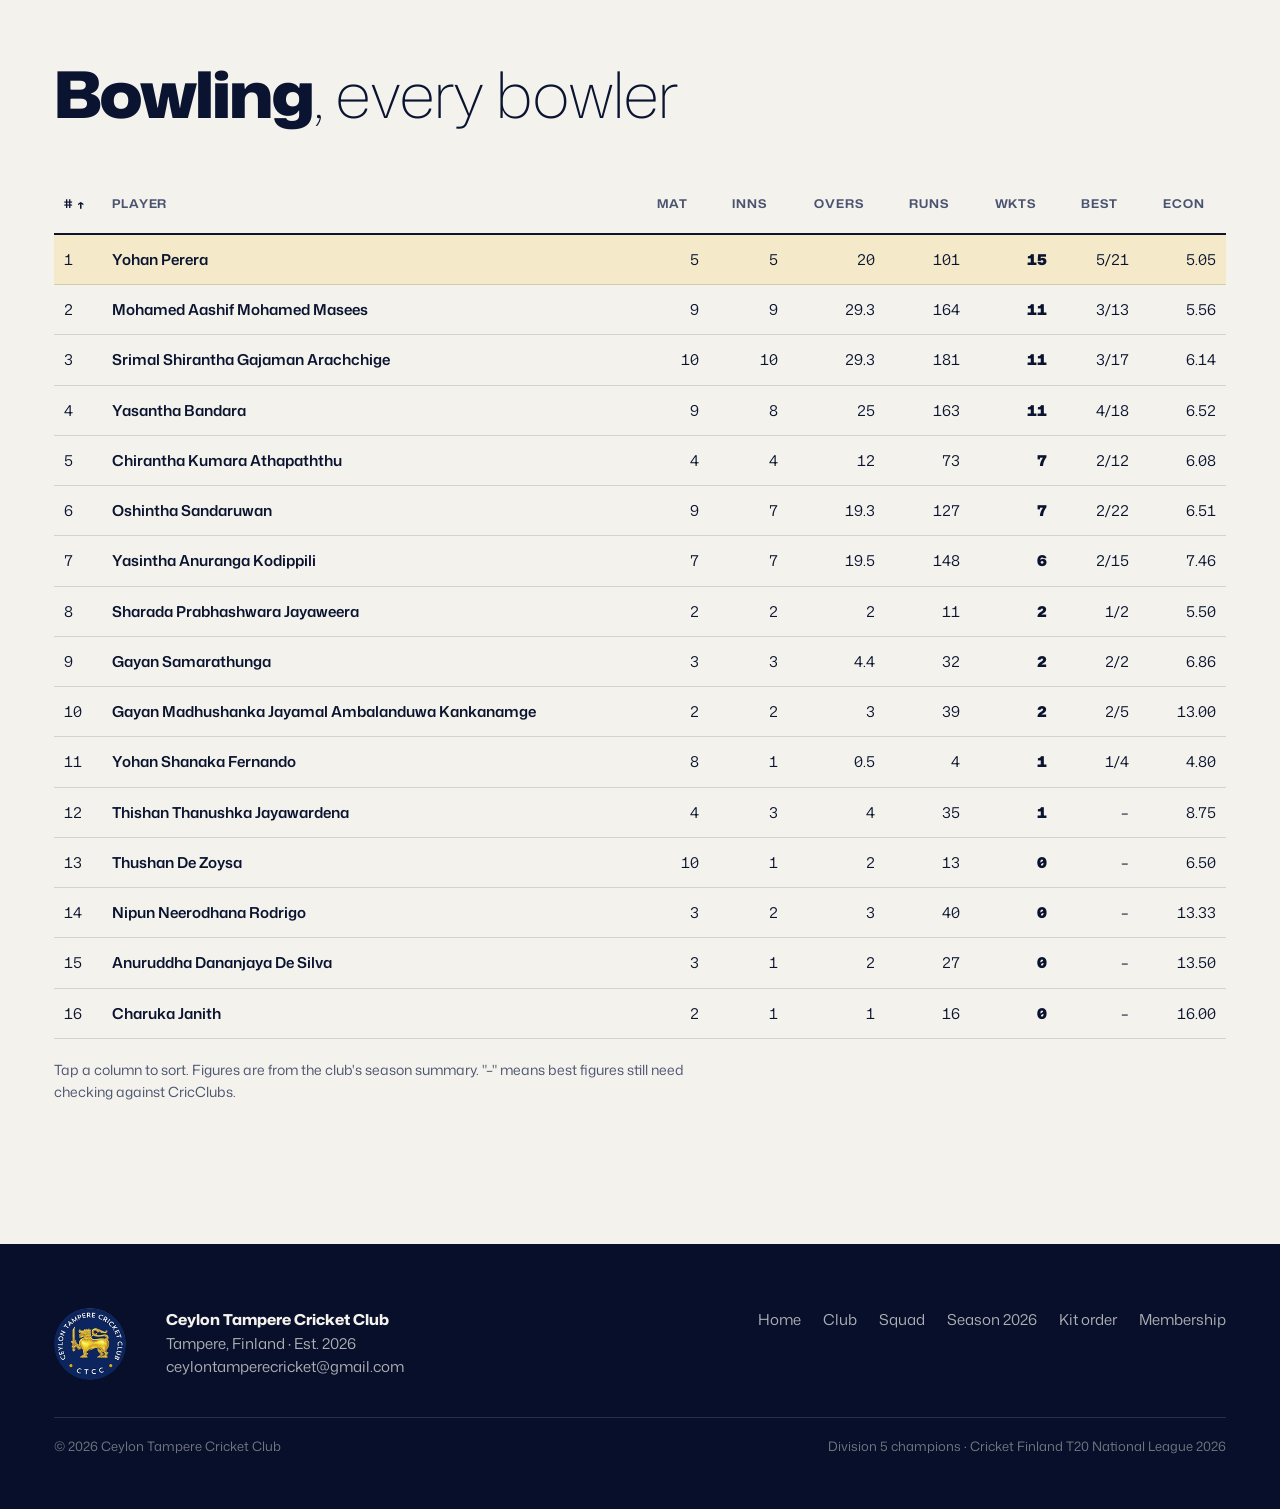
<file: season.html>
<!doctype html>
<html lang="en" class="no-js">
<head>
<meta charset="utf-8">
<meta name="viewport" content="width=device-width, initial-scale=1, viewport-fit=cover">
<title>Season 2026 · Ceylon Tampere CC</title>
<meta name="description" content="Ceylon Tampere CC's 2026 season: Division 5 champions. Results, batting leaders and full bowling figures.">
<meta name="theme-color" content="#070F2A">
<meta property="og:title" content="Season 2026 · Ceylon Tampere CC">
<meta property="og:image" content="https://ctcc-p6n1.onrender.com/media/share.jpg">
<meta property="og:image:secure_url" content="https://ctcc-p6n1.onrender.com/media/share.jpg">
<meta property="og:image:type" content="image/jpeg">
<meta property="og:url" content="https://ctcc-p6n1.onrender.com/season.html">
<meta property="og:type" content="website">
<meta name="twitter:image" content="https://ctcc-p6n1.onrender.com/media/share.jpg">
<meta property="og:image:width" content="1200">
<meta property="og:image:height" content="630">
<meta property="og:image:alt" content="Ceylon Tampere Cricket Club crest">
<meta name="twitter:card" content="summary_large_image">
<link rel="icon" href="media/crest-128.png">
<link rel="apple-touch-icon" href="media/apple-touch-icon.png">
<link rel="preconnect" href="https://fonts.googleapis.com">
<link rel="preconnect" href="https://fonts.gstatic.com" crossorigin>
<link href="https://fonts.googleapis.com/css2?family=Mona+Sans:ital,wdth,wght@0,75..125,200..900;1,75..125,200..900&display=swap" rel="stylesheet">
<link rel="stylesheet" href="css/site.css">
<script>document.documentElement.classList.remove('no-js')</script>
</head>
<body class="sub">
<a class="skip" href="#main">Skip to content</a>
<header class="sp-top">
  <a class="id" href="index.html" aria-label="Ceylon Tampere Cricket Club, home"><img src="media/crest-128.png" alt="" width="36" height="36"><b>CTCC</b></a>
  <nav class="pn" aria-label="Pages">
    <a href="club.html">Club</a>
    <a href="squad.html">Squad</a>
    <a href="season.html">Season 2026</a>
    <a href="kit.html">Kit order</a>
    <a href="join.html">Membership</a>
  </nav>
  <a class="btn btn-gold sm" href="join.html"><span>Join<span class="hide-s"> for 2027</span></span></a>
</header>

<main id="main">
  <section class="sp-hero night">
    <div class="wrap">
      <p class="lbl rv" style="color:var(--gold)">Cricket Finland T20 National League · Division 5</p>
      <h1 class="rv" style="--i:1"><b>Season 2026</b><span>Champions.</span></h1>
      <p class="lede rv" style="--i:2">Our first season. Nine wins from ten matches: top of Group B, then the qualifier and the final against Strike Force CC.</p>
      <p class="series lbl rv" style="--i:3">Started 15 May 2026 · Leather ball · Twenty20 · Men · Runner-up: Strike Force CC</p>
      <div class="kpis num">
        <div class="rv"><b>+2.96</b><span>Net run rate, top of Group B</span></div>
        <div class="rv" style="--i:1"><b>9–1</b><span>Won–lost, 10 matches</span></div>
        <div class="rv" style="--i:2"><b>304</b><span>Runs, Thushan De Zoysa</span></div>
        <div class="rv" style="--i:3"><b>15</b><span>Wickets, Yohan Perera</span></div>
      </div>
    </div>
  </section>

  <section class="sp-sec light">
    <div class="wrap">
      <h2 class="rv"><b>Every result:</b> 9 wins, 1 loss</h2>
      <div class="tscroll rv">
        <table class="stats results num">
          <thead><tr><th>2026</th><th>Stage</th><th>Opponent</th><th>Venue</th><th>Their score</th><th>CTCC</th><th>Result</th></tr></thead>
          <tbody>
            <tr><td>30 May</td><td>League</td><td>SKK Swifts A</td><td>Rajakylä</td><td>81/10 (13.5)</td><td class="hl">85/2 (7.1)</td><td><span class="wl w">W</span> won by 8 wickets</td></tr>
            <tr><td>30 May</td><td>League</td><td>Everest CC Team A</td><td>Rajakylä</td><td>141/6 (20)</td><td class="hl">143/5 (17.3)</td><td><span class="wl w">W</span> won by 5 wickets</td></tr>
            <tr><td>7 Jun</td><td>League</td><td>Arctic Wolves Thunders</td><td>Rajakylä</td><td>129/10 (19.3)</td><td class="hl">135/2 (13.4)</td><td><span class="wl w">W</span> won by 8 wickets</td></tr>
            <tr><td>7 Jun</td><td>League</td><td>Club '71 Mavericks</td><td>Rajakylä</td><td>149/9 (20)</td><td class="hl">171/7 (20)</td><td><span class="wl w">W</span> won by 22 runs</td></tr>
            <tr><td>11 Jul</td><td>League</td><td>SKK Swifts A</td><td>Mustavuori, Tampere</td><td>153/8 (20)</td><td class="hl">155/3 (14.1)</td><td><span class="wl w">W</span> won by 7 wickets</td></tr>
            <tr><td>25 Jul</td><td>League</td><td>Everest CC Team A</td><td>Mustavuori, Tampere</td><td>73/10 (14.3)</td><td class="hl">147/10 (19.1)</td><td><span class="wl w">W</span> won by 74 runs</td></tr>
            <tr><td>2 Aug</td><td>League</td><td>Club '71 Mavericks</td><td>Mustavuori, Tampere</td><td>55/10 (11.5)</td><td class="hl">59/3 (7)</td><td><span class="wl w">W</span> won by 7 wickets</td></tr>
            <tr><td>16 Aug</td><td>League</td><td>Arctic Wolves Thunders</td><td>Mustavuori, Tampere</td><td>176/8 (19.4)</td><td class="hl">175/7 (20)</td><td><span class="wl l">L</span> lost by 2 wickets</td></tr>
            <tr><td>6 Sep</td><td>Qualifier</td><td>Strike Force CC</td><td>Rajakylä</td><td>134/8 (20)</td><td class="hl">135/3 (16.2)</td><td><span class="wl w">W</span> won by 7 wickets</td></tr>
            <tr class="top"><td>19 Sep</td><td>Final</td><td>Strike Force CC</td><td>Kerava National Cricket Ground</td><td>115/10 (18.3)</td><td class="hl">118/4 (19)</td><td><span class="wl w">W</span> won by 6 wickets</td></tr>
          </tbody>
        </table>
      </div>
      <p class="note">Rajakylä is Rajakylän liikuntapuisto. Scores from Cricket Finland on CricClubs.</p>
    </div>
  </section>

  <section class="sp-sec light" style="padding-top:0">
    <div class="wrap">
      <h2 class="rv"><b>Group B</b>, final table</h2>
      <div class="tscroll rv">
        <table class="stats group num">
          <thead><tr><th>#</th><th>Team</th><th>Mat</th><th>Won</th><th>Lost</th><th>Pts</th><th>Win %</th><th>Net RR</th><th>For</th><th>Against</th></tr></thead>
          <tbody>
            <tr class="top"><td>1</td><td>Ceylon Tampere CC</td><td>8</td><td>7</td><td>1</td><td class="hl">28</td><td>87.50%</td><td>+2.960</td><td>1070/119.3</td><td>957/159.4</td></tr>
            <tr><td>2</td><td>Arctic Wolves Thunders</td><td>8</td><td>4</td><td>4</td><td class="hl">16</td><td>50.00%</td><td>+0.049</td><td>1111/149.4</td><td>993/134.4</td></tr>
            <tr><td>3</td><td>SKK Swifts - A</td><td>8</td><td>4</td><td>4</td><td class="hl">16</td><td>50.00%</td><td>−1.250</td><td>970/127.5</td><td>1037/117.2</td></tr>
            <tr><td>4</td><td>Everest Cricket Club - Team A</td><td>8</td><td>3</td><td>5</td><td class="hl">12</td><td>37.50%</td><td>−0.798</td><td>929/139.1</td><td>1055/141.1</td></tr>
            <tr><td>5</td><td>Club '71 Mavericks</td><td>8</td><td>2</td><td>6</td><td class="hl">8</td><td>25.00%</td><td>−1.109</td><td>1017/151.4</td><td>1055/135.0</td></tr>
          </tbody>
        </table>
      </div>
      <p class="note">The division had fifteen teams in three groups. Vantaa Super King won Group A and Strike Force CC won Group C. Strike Force CC were runners-up after the final.</p>
    </div>
  </section>

  <section class="sp-sec light" style="padding-top:0">
    <div class="wrap">
      <h2 class="rv"><b>Batting</b> leaders</h2>
      <div class="cards3 num">
        <article class="bcard rv">
          <span class="rk lbl">Joint 1st in Division 5</span>
          <h3>Thushan De Zoysa</h3>
          <div class="runs">304<small>runs</small></div>
          <dl><dt>Matches</dt><dd>10</dd><dt>Balls</dt><dd>194</dd><dt>Fours / sixes</dt><dd>33 / 12</dd><dt>Fifties</dt><dd>2</dd><dt>Strike rate</dt><dd>156.70</dd><dt>Average</dt><dd>60.80</dd><dt>Highest</dt><dd>62</dd></dl>
        </article>
        <article class="bcard rv" style="--i:1">
          <span class="rk lbl">5th in Division 5</span>
          <h3>Charitha Chandana</h3>
          <div class="runs">258<small>runs</small></div>
          <dl><dt>Matches</dt><dd>9</dd><dt>Balls</dt><dd>216</dd><dt>Fours / sixes</dt><dd>28 / 10</dd><dt>Fifties</dt><dd>2</dd><dt>Strike rate</dt><dd>119.44</dd><dt>Average</dt><dd>43.00</dd><dt>Highest</dt><dd>56</dd></dl>
        </article>
        <article class="bcard rv" style="--i:2">
          <span class="rk lbl">13th in Division 5</span>
          <h3>Yasantha Bandara</h3>
          <div class="runs">167<small>runs</small></div>
          <dl><dt>Matches</dt><dd>9</dd><dt>Balls</dt><dd>106</dd><dt>Fours / sixes</dt><dd>19 / 9</dd><dt>Fifties</dt><dd>2</dd><dt>Strike rate</dt><dd>157.55</dd><dt>Average</dt><dd>18.56</dd><dt>Highest</dt><dd>74</dd></dl>
        </article>
      </div>
    </div>
  </section>

  <section class="sp-sec light" style="padding-top:0">
    <div class="wrap">
      <h2 class="rv"><b>Bowling</b>, every bowler</h2>
      <div class="tscroll rv">
        <table class="stats num" id="bowl">
          <thead><tr>
            <th><button data-k="rank" aria-sort="ascending"># <span class="ar">↓</span></button></th>
            <th><button data-k="name">Player <span class="ar">↓</span></button></th>
            <th><button data-k="m">Mat <span class="ar">↓</span></button></th>
            <th><button data-k="inn">Inns <span class="ar">↓</span></button></th>
            <th><button data-k="ov">Overs <span class="ar">↓</span></button></th>
            <th><button data-k="r">Runs <span class="ar">↓</span></button></th>
            <th><button data-k="w">Wkts <span class="ar">↓</span></button></th>
            <th><button data-k="best">Best <span class="ar">↓</span></button></th>
            <th><button data-k="econ">Econ <span class="ar">↓</span></button></th>
          </tr></thead>
          <tbody></tbody>
        </table>
      </div>
      <p class="note">Tap a column to sort. Figures are from the club's season summary. "–" means best figures still need checking against CricClubs.</p>
    </div>
  </section>
</main>

<footer>
  <div class="wrap">
    <img class="crest" src="media/crest-128.png" alt="Ceylon Tampere Cricket Club crest" width="72" height="72" loading="lazy">
    <div><b>Ceylon Tampere Cricket Club</b><br>Tampere, Finland · Est. 2026<br><a href="mailto:ceylontamperecricket@gmail.com">ceylontamperecricket@gmail.com</a></div>
    <ul>
      <li><a href="index.html">Home</a></li>
      <li><a href="club.html">Club</a></li>
      <li><a href="squad.html">Squad</a></li>
      <li><a href="season.html">Season 2026</a></li>
      <li><a href="kit.html">Kit order</a></li>
      <li><a href="join.html">Membership</a></li>
    </ul>
    <p class="fine"><span>© 2026 Ceylon Tampere Cricket Club</span><span>Division 5 champions · Cricket Finland T20 National League 2026</span></p>
  </div>
</footer>
<script type="module" src="js/season.js"></script>
<script type="module" src="js/page.js"></script>
</body>
</html>
</file>
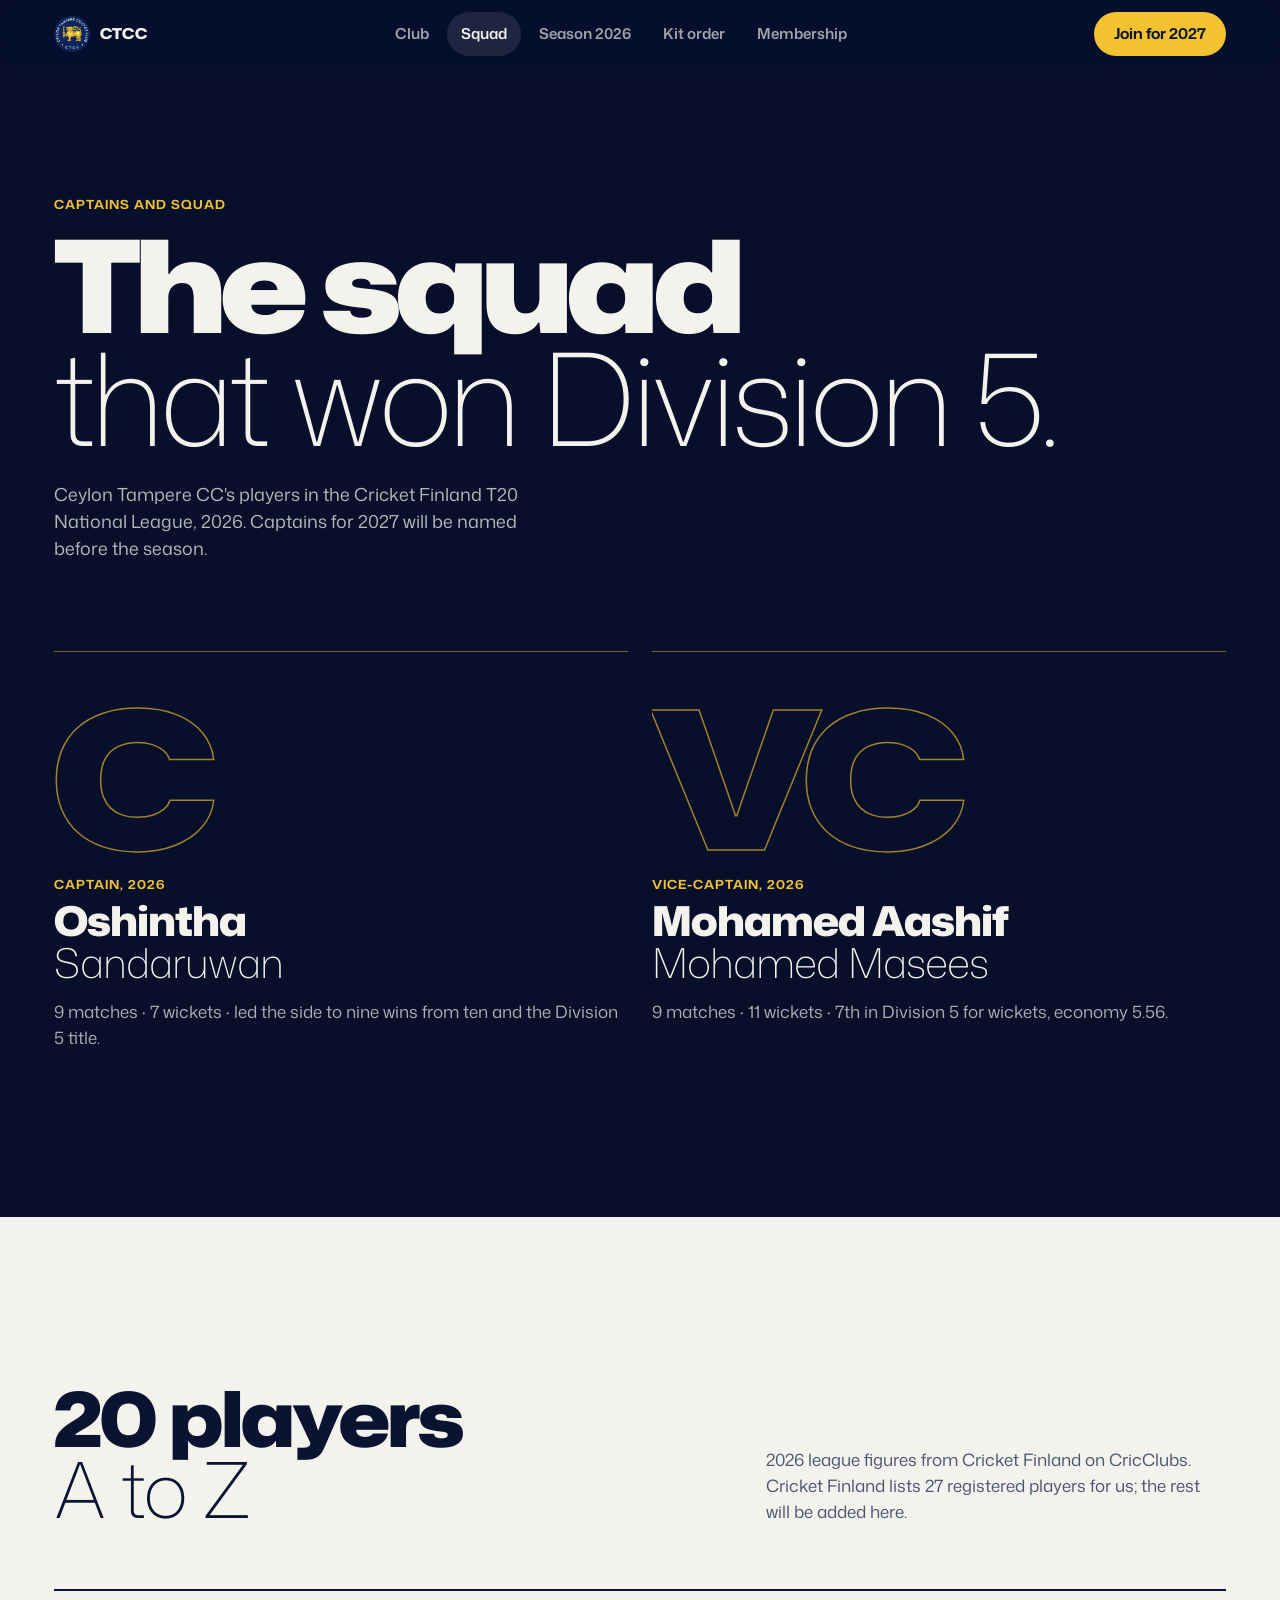
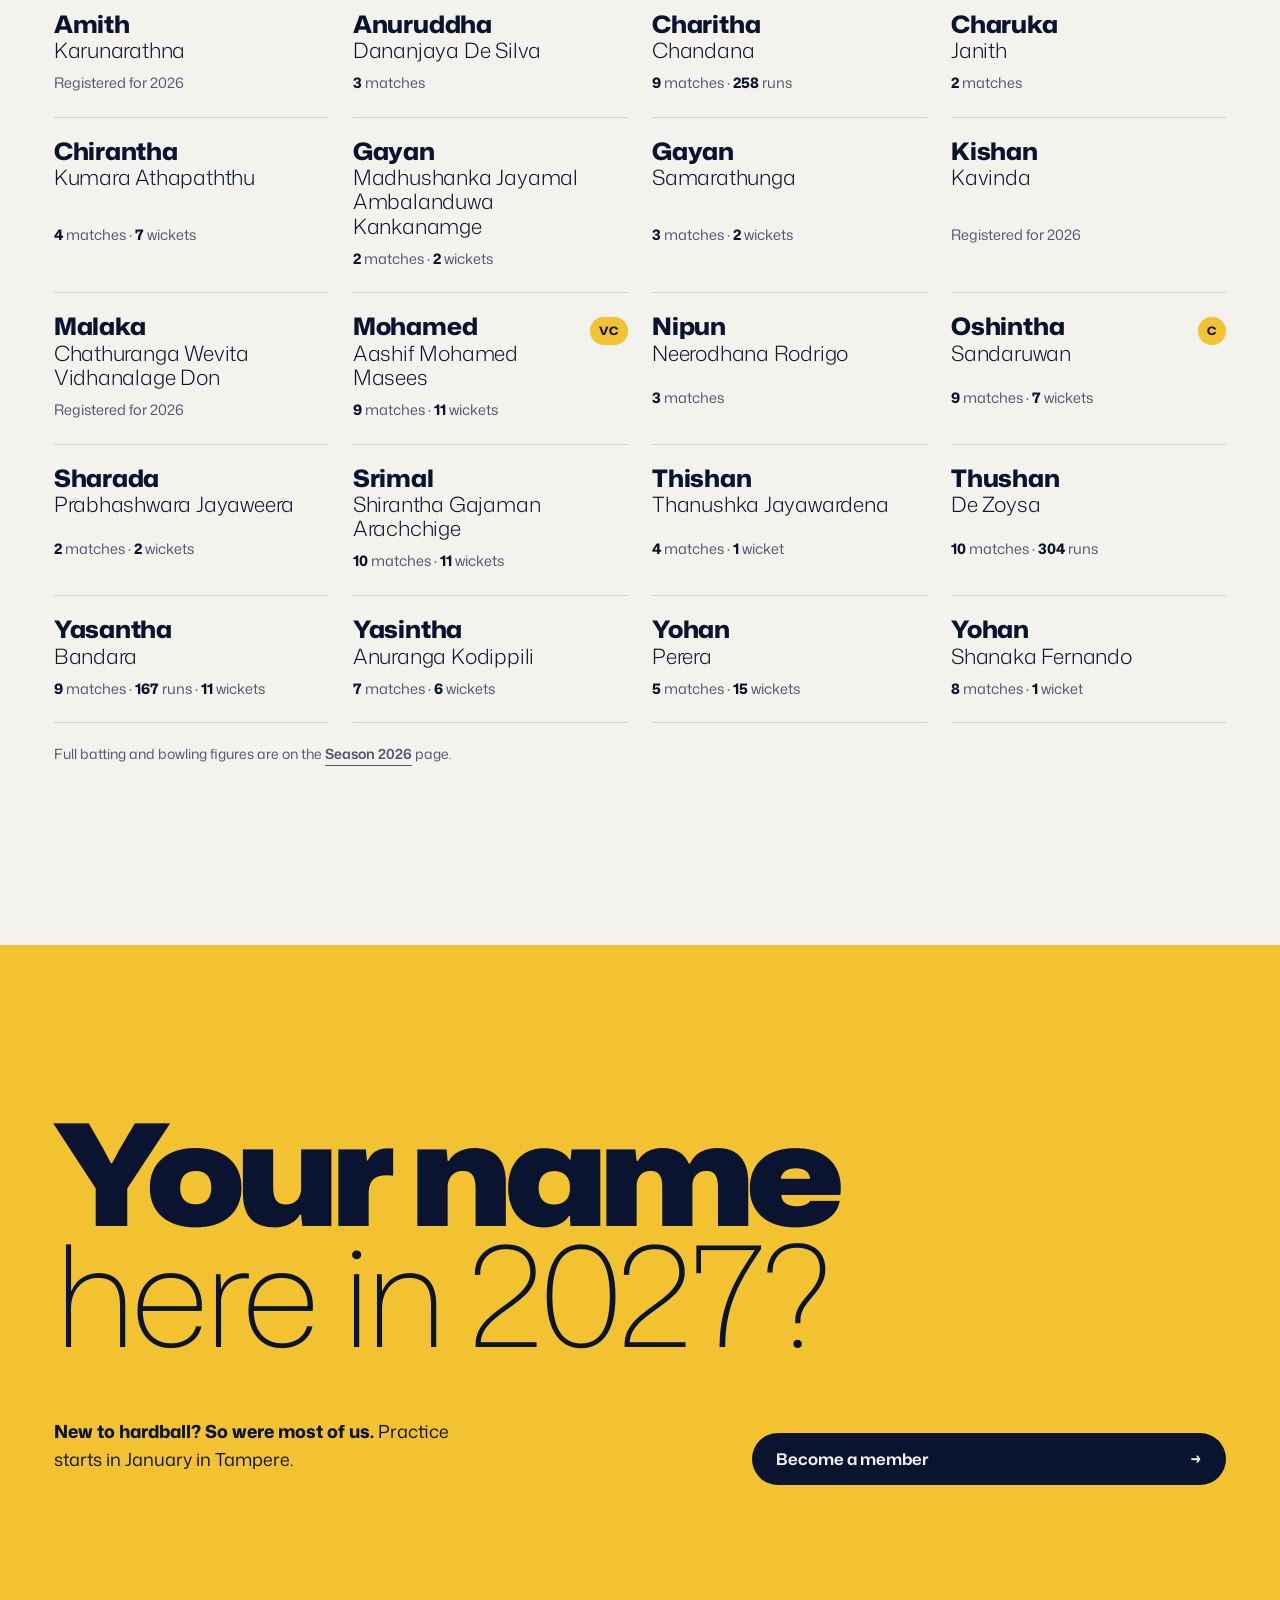
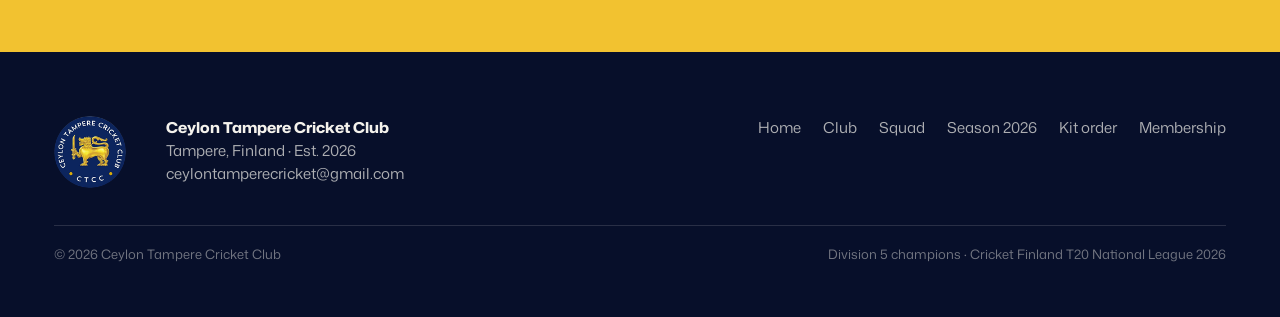
<file: squad.html>
<!doctype html>
<html lang="en" class="no-js">
<head>
<meta charset="utf-8">
<meta name="viewport" content="width=device-width, initial-scale=1, viewport-fit=cover">
<title>Captains and squad · Ceylon Tampere CC</title>
<meta name="description" content="Ceylon Tampere CC's captains and the squad that won Cricket Finland Division 5 in 2026.">
<meta name="theme-color" content="#070F2A">
<meta name="color-scheme" content="dark light">
<meta property="og:title" content="Captains and squad · Ceylon Tampere CC">
<meta property="og:description" content="Ceylon Tampere CC's captains and the squad that won Cricket Finland Division 5 in 2026.">
<meta property="og:image" content="https://ctcc-p6n1.onrender.com/media/share.jpg">
<meta property="og:image:secure_url" content="https://ctcc-p6n1.onrender.com/media/share.jpg">
<meta property="og:image:type" content="image/jpeg">
<meta property="og:url" content="https://ctcc-p6n1.onrender.com/squad.html">
<meta property="og:type" content="website">
<meta name="twitter:image" content="https://ctcc-p6n1.onrender.com/media/share.jpg">
<meta property="og:image:width" content="1200">
<meta property="og:image:height" content="630">
<meta property="og:image:alt" content="Ceylon Tampere Cricket Club crest">
<meta name="twitter:card" content="summary_large_image">
<link rel="icon" href="media/crest-128.png">
<link rel="apple-touch-icon" href="media/apple-touch-icon.png">
<link rel="preconnect" href="https://fonts.googleapis.com">
<link rel="preconnect" href="https://fonts.gstatic.com" crossorigin>
<link href="https://fonts.googleapis.com/css2?family=Mona+Sans:ital,wdth,wght@0,75..125,200..900;1,75..125,200..900&display=swap" rel="stylesheet">
<link rel="stylesheet" href="css/site.css">
<script>document.documentElement.classList.remove('no-js')</script>
</head>
<body class="sub">
<a class="skip" href="#main">Skip to content</a>
<header class="sp-top">
  <a class="id" href="index.html" aria-label="Ceylon Tampere Cricket Club, home"><img src="media/crest-128.png" alt="" width="36" height="36"><b>CTCC</b></a>
  <nav class="pn" aria-label="Pages">
    <a href="club.html">Club</a>
    <a href="squad.html">Squad</a>
    <a href="season.html">Season 2026</a>
    <a href="kit.html">Kit order</a>
    <a href="join.html">Membership</a>
  </nav>
  <a class="btn btn-gold sm" href="join.html"><span>Join<span class="hide-s"> for 2027</span></span></a>
</header>

<main id="main">
  <section class="pg-hero night">
    <div class="wrap">
      <p class="lbl rv">Captains and squad</p>
      <h1 class="rv" style="--i:1"><b>The squad</b><span>that won Division&nbsp;5.</span></h1>
      <p class="lede rv" style="--i:2">Ceylon Tampere CC's players in the Cricket Finland T20 National League, 2026. Captains for 2027 will be named before the season.</p>
    </div>
  </section>

  <section class="caps night" style="padding-bottom:var(--sec)">
    <div class="wrap">
      <article class="cap-card rv">
        <span class="big" aria-hidden="true">C</span>
        <span class="lbl">Captain, 2026</span>
        <h2><b>Oshintha</b>Sandaruwan</h2>
        <p>9 matches · 7 wickets · led the side to nine wins from ten and the Division 5 title.</p>
      </article>
      <article class="cap-card rv" style="--i:1">
        <span class="big" aria-hidden="true">VC</span>
        <span class="lbl">Vice-captain, 2026</span>
        <h2><b>Mohamed Aashif</b>Mohamed Masees</h2>
        <p>9 matches · 11 wickets · 7th in Division 5 for wickets, economy 5.56.</p>
      </article>
    </div>
  </section>

  <section class="light sec">
    <div class="wrap">
      <div class="sq-head">
        <h2 class="h2 rv"><b>20 players</b><span>A to Z</span></h2>
        <p class="rv" style="--i:1">2026 league figures from Cricket Finland on CricClubs. Cricket Finland lists 27 registered players for us; the rest will be added here.</p>
      </div>
      <ul class="squad num">
        <li class="rv" style="--i:0"><span class="nm"><b>Amith</b>Karunarathna</span><span class="st">Registered for 2026</span></li>
        <li class="rv" style="--i:1"><span class="nm"><b>Anuruddha</b>Dananjaya De Silva</span><span class="st"><b>3</b> matches</span></li>
        <li class="rv" style="--i:2"><span class="nm"><b>Charitha</b>Chandana</span><span class="st"><b>9</b> matches · <b>258</b> runs</span></li>
        <li class="rv" style="--i:0"><span class="nm"><b>Charuka</b>Janith</span><span class="st"><b>2</b> matches</span></li>
        <li class="rv" style="--i:1"><span class="nm"><b>Chirantha</b>Kumara Athapaththu</span><span class="st"><b>4</b> matches · <b>7</b> wickets</span></li>
        <li class="rv" style="--i:2"><span class="nm"><b>Gayan</b>Madhushanka Jayamal Ambalanduwa Kankanamge</span><span class="st"><b>2</b> matches · <b>2</b> wickets</span></li>
        <li class="rv" style="--i:0"><span class="nm"><b>Gayan</b>Samarathunga</span><span class="st"><b>3</b> matches · <b>2</b> wickets</span></li>
        <li class="rv" style="--i:1"><span class="nm"><b>Kishan</b>Kavinda</span><span class="st">Registered for 2026</span></li>
        <li class="rv" style="--i:2"><span class="nm"><b>Malaka</b>Chathuranga Wevita Vidhanalage Don</span><span class="st">Registered for 2026</span></li>
        <li class="rv" style="--i:0"><span class="nm"><b>Mohamed</b>Aashif Mohamed Masees</span><span class="badge" title="Vice-captain">VC</span><span class="st"><b>9</b> matches · <b>11</b> wickets</span></li>
        <li class="rv" style="--i:1"><span class="nm"><b>Nipun</b>Neerodhana Rodrigo</span><span class="st"><b>3</b> matches</span></li>
        <li class="rv" style="--i:2"><span class="nm"><b>Oshintha</b>Sandaruwan</span><span class="badge" title="Captain">C</span><span class="st"><b>9</b> matches · <b>7</b> wickets</span></li>
        <li class="rv" style="--i:0"><span class="nm"><b>Sharada</b>Prabhashwara Jayaweera</span><span class="st"><b>2</b> matches · <b>2</b> wickets</span></li>
        <li class="rv" style="--i:1"><span class="nm"><b>Srimal</b>Shirantha Gajaman Arachchige</span><span class="st"><b>10</b> matches · <b>11</b> wickets</span></li>
        <li class="rv" style="--i:2"><span class="nm"><b>Thishan</b>Thanushka Jayawardena</span><span class="st"><b>4</b> matches · <b>1</b> wicket</span></li>
        <li class="rv" style="--i:0"><span class="nm"><b>Thushan</b>De Zoysa</span><span class="st"><b>10</b> matches · <b>304</b> runs</span></li>
        <li class="rv" style="--i:1"><span class="nm"><b>Yasantha</b>Bandara</span><span class="st"><b>9</b> matches · <b>167</b> runs · <b>11</b> wickets</span></li>
        <li class="rv" style="--i:2"><span class="nm"><b>Yasintha</b>Anuranga Kodippili</span><span class="st"><b>7</b> matches · <b>6</b> wickets</span></li>
        <li class="rv" style="--i:0"><span class="nm"><b>Yohan</b>Perera</span><span class="st"><b>5</b> matches · <b>15</b> wickets</span></li>
        <li class="rv" style="--i:1"><span class="nm"><b>Yohan</b>Shanaka Fernando</span><span class="st"><b>8</b> matches · <b>1</b> wicket</span></li>
      </ul>
      <p class="note">Full batting and bowling figures are on the <a class="tlink" href="season.html">Season 2026</a> page.</p>
    </div>
  </section>

  <section class="join sec">
    <div class="wrap">
      <h2 class="rv"><b>Your name</b><span>here in 2027?</span></h2>
      <div class="txt rv" style="--i:1"><p><b>New to hardball? So were most of us.</b> Practice starts in January in Tampere.</p></div>
      <div class="acts rv" style="--i:2">
        <a class="btn btn-ink" href="join.html">Become a member <span class="arr" aria-hidden="true">→</span></a>
      </div>
    </div>
  </section>
</main>

<footer>
  <div class="wrap">
    <img class="crest" src="media/crest-128.png" alt="Ceylon Tampere Cricket Club crest" width="72" height="72" loading="lazy">
    <div><b>Ceylon Tampere Cricket Club</b><br>Tampere, Finland · Est. 2026<br><a href="mailto:ceylontamperecricket@gmail.com">ceylontamperecricket@gmail.com</a></div>
    <ul>
      <li><a href="index.html">Home</a></li>
      <li><a href="club.html">Club</a></li>
      <li><a href="squad.html">Squad</a></li>
      <li><a href="season.html">Season 2026</a></li>
      <li><a href="kit.html">Kit order</a></li>
      <li><a href="join.html">Membership</a></li>
    </ul>
    <p class="fine"><span>© 2026 Ceylon Tampere Cricket Club</span><span>Division 5 champions · Cricket Finland T20 National League 2026</span></p>
  </div>
</footer>
<script type="module" src="js/page.js"></script>
</body>
</html>
</file>
<file: css/site.css>
/* Ceylon Tampere CC — "The honours board" */
:root{
  --night:#070F2A; --navy:#0C255E; --navy-2:#102E70; --gold:#F2C230; --gold-ink:#8A6400;
  --whites:#F4F2EC; --whites-2:#EAE6DB; --ink:#0A1430; --ink-2:#4A5370;
  --line:rgba(10,20,48,.14); --line-d:rgba(244,242,236,.14);
  --ease-out:cubic-bezier(.23,1,.32,1); --ease-io:cubic-bezier(.77,0,.175,1);
  --rail:84px; --gut:clamp(20px,4.2vw,64px); --sec:clamp(96px,13vw,190px);
  --font:"Mona Sans",ui-sans-serif,system-ui,sans-serif;
}
*,*::before,*::after{box-sizing:border-box}
html{-webkit-tap-highlight-color:transparent;-webkit-text-size-adjust:100%;scroll-behavior:smooth;scroll-padding-top:72px}
@media (prefers-reduced-motion:reduce){html{scroll-behavior:auto}}
body{margin:0;background:var(--night);color:var(--whites);font-family:var(--font);font-size:17px;line-height:1.55;font-weight:400;font-stretch:100%;text-rendering:optimizeLegibility;-webkit-font-smoothing:antialiased}
img{display:block;max-width:100%;height:auto}
a{color:inherit}
button{font:inherit;color:inherit;background:none;border:0;padding:0;cursor:pointer}
a,button{touch-action:manipulation}
button,.btn,.rail a{user-select:none;-webkit-user-select:none}
.skip{position:absolute;left:-999px;top:8px;z-index:100;background:var(--gold);color:var(--ink);padding:10px 14px;border-radius:8px}
.skip:focus{left:8px}
:focus-visible{outline:2px solid var(--gold);outline-offset:3px;border-radius:4px}

/* ---------- type ---------- */
.lbl{font-size:12.5px;font-weight:650;font-stretch:115%;letter-spacing:.08em;text-transform:uppercase;line-height:1.3}
.h2{margin:0;font-size:clamp(2.4rem,6vw,5.6rem);line-height:.92;letter-spacing:-.03em}
.h2 b{display:block;font-weight:850;font-stretch:118%}
.h2 span{display:block;font-weight:200;font-stretch:100%;letter-spacing:-.02em}
.lede{font-size:clamp(1.05rem,1.4vw,1.25rem);line-height:1.5;max-width:34ch}
.num{font-variant-numeric:lining-nums}
table.stats,.score .r,.score .o,.ledger .sc{font-variant-numeric:tabular-nums lining-nums}

/* ---------- layout ---------- */
main,footer{margin-left:0}
.wrap{padding-inline:var(--gut);max-width:1440px;margin-inline:auto}
.sec{padding-block:var(--sec)}
.light{background:var(--whites);color:var(--ink)}
.night{background:var(--night)}
.navy{background:var(--navy)}
@media (min-width:1024px){main,footer{margin-left:var(--rail)}}

/* ---------- buttons ---------- */
.btn{display:inline-flex;align-items:center;gap:.6em;min-height:52px;padding:0 24px;border-radius:999px;font-weight:650;font-stretch:108%;font-size:16px;text-decoration:none;transition:transform 140ms var(--ease-out),background-color 200ms ease,color 200ms ease,box-shadow 200ms ease}
.btn:active{transform:scale(.97)}
.btn-gold{background:var(--gold);color:var(--ink)}
.btn-line{box-shadow:inset 0 0 0 1.5px currentColor}
.btn-ink{background:var(--ink);color:var(--whites)}
.btn .arr{transition:transform 200ms var(--ease-out)}
.tlink{font-weight:600;text-decoration:none;border-bottom:1.5px solid currentColor;padding-bottom:2px}
@media (hover:hover) and (pointer:fine){
  .btn-gold:hover{background:#FFD24A}
  .btn-line:hover{background:rgba(244,242,236,.08)}
  .light .btn-line:hover,.join .btn-line:hover{background:rgba(10,20,48,.06)}
  .btn-ink:hover{background:#18244A}
  .btn:hover .arr{transform:translateX(3px)}
  .tlink:hover{color:var(--gold)}
  .light .tlink:hover{color:var(--gold-ink)}
}

/* ---------- rail (desktop) ---------- */
.rail{position:fixed;inset:0 auto 0 0;width:var(--rail);background:var(--navy);z-index:50;display:none;flex-direction:column;align-items:center;padding:18px 0 22px;border-right:1px solid rgba(244,242,236,.08)}
.rail .crest{width:52px;height:52px;border-radius:50%;flex:none}
.rail .rnav{margin:auto 0;position:relative}
.rail ol{list-style:none;margin:0;padding:0;display:flex;flex-direction:column;gap:6px}
.rail ol a{display:flex;align-items:center;justify-content:center;width:var(--rail);padding:14px 0;text-decoration:none;color:rgba(244,242,236,.55);transition:color 200ms ease}
.rail ol a span{writing-mode:vertical-rl;transform:rotate(180deg);font-size:12px;font-weight:650;font-stretch:118%;letter-spacing:.14em;text-transform:uppercase}
.rail ol a[aria-current="true"]{color:var(--whites)}
.rail .mark{position:absolute;left:0;top:0;width:3px;height:0;background:var(--gold);border-radius:0 3px 3px 0;transition:transform 360ms var(--ease-io),height 360ms var(--ease-io)}
.rail .join-v{writing-mode:vertical-rl;transform:rotate(180deg);background:var(--gold);color:var(--ink);text-decoration:none;font-weight:750;font-stretch:115%;font-size:12px;letter-spacing:.12em;text-transform:uppercase;padding:18px 12px;border-radius:999px;transition:transform 140ms var(--ease-out)}
.rail .join-v:active{transform:rotate(180deg) scale(.96)}
@media (hover:hover) and (pointer:fine){.rail ol a:hover{color:var(--whites)}}
@media (min-width:1024px){.rail{display:flex}}

/* ---------- top bar + sheet (phones/tablets) ---------- */
.topbar{position:fixed;inset:0 0 auto 0;z-index:50;display:flex;align-items:center;justify-content:space-between;gap:12px;padding:calc(10px + env(safe-area-inset-top,0px)) 16px 10px;background:rgba(7,15,42,.72);-webkit-backdrop-filter:blur(18px) saturate(160%);backdrop-filter:blur(18px) saturate(160%);transition:background-color 300ms ease}
.topbar .id{display:flex;align-items:center;gap:10px;text-decoration:none}
.topbar .id img{width:38px;height:38px;border-radius:50%}
.topbar .id b{font-weight:800;font-stretch:118%;font-size:15px;letter-spacing:.02em}
.menu-btn{min-height:44px;padding:0 18px;border-radius:999px;background:rgba(244,242,236,.1);font-weight:650;font-size:15px;transition:transform 140ms var(--ease-out)}
.menu-btn:active{transform:scale(.96)}
@media (min-width:1024px){.topbar{display:none}}
@media (prefers-reduced-transparency:reduce){.topbar{background:var(--night);backdrop-filter:none;-webkit-backdrop-filter:none}}

.scrim{position:fixed;inset:0;z-index:60;background:rgba(3,7,20,.55);opacity:0;pointer-events:none;transition:opacity 260ms ease}
.sheet{position:fixed;left:0;right:0;bottom:0;z-index:61;background:var(--whites);color:var(--ink);border-radius:24px 24px 0 0;padding:10px 20px calc(24px + env(safe-area-inset-bottom,0px));transform:translateY(105%);transition:transform 420ms cubic-bezier(.32,.72,0,1);touch-action:none;max-height:88svh}
.sheet .grab{width:44px;height:5px;border-radius:9px;background:rgba(10,20,48,.2);margin:4px auto 14px}
.sheet nav a{display:flex;justify-content:space-between;align-items:baseline;padding:14px 2px;border-bottom:1px solid var(--line);text-decoration:none;font-size:30px;line-height:1.05;letter-spacing:-.02em;font-weight:250}
.sheet nav a b{font-weight:850;font-stretch:115%}
.sheet nav a i{font-style:normal;font-size:13px;color:var(--ink-2);font-weight:500}
.sheet .btn{width:100%;justify-content:center;margin-top:18px}
body.sheet-open .scrim{opacity:1;pointer-events:auto}
body.sheet-open .sheet{transform:translateY(0)}
@media (min-width:1024px){.sheet,.scrim{display:none}}

/* ---------- hero ---------- */
.hero{position:relative;min-height:100svh;display:grid;align-content:end;padding:calc(96px + env(safe-area-inset-top,0px)) 0 clamp(28px,4vw,56px);overflow:hidden;isolation:isolate}
.hero::before{content:"";position:absolute;right:-6%;top:-4%;width:min(70vw,1100px);aspect-ratio:1;background:radial-gradient(closest-side,rgba(30,70,170,.42),rgba(12,37,94,.18) 55%,rgba(7,15,42,0));z-index:-1;pointer-events:none}
.hero .wrap{width:100%;display:grid;grid-template-columns:repeat(12,1fr);column-gap:24px}
.hero .kicker{grid-column:1/-1;margin:0 0 22px;color:rgba(244,242,236,.7)}
.hero .kicker em{font-style:normal;color:var(--gold)}
.hero h1{grid-column:1/-1;margin:0;position:relative;z-index:2;pointer-events:none}
.hero h1 .hb{display:block;font-weight:900;font-stretch:112%;font-size:clamp(3.3rem,9.4vw,10.6rem);line-height:.86;letter-spacing:-.04em}
.hero h1 .hl{display:block;font-weight:200;font-size:clamp(2rem,5.1vw,5.8rem);line-height:1;letter-spacing:-.03em;margin-top:.08em}
.lion{position:absolute;z-index:1;right:0;top:calc(40px + env(safe-area-inset-top,0px));width:min(56vw,900px);height:clamp(380px,calc(100svh - 330px),760px);touch-action:pan-y;cursor:grab}
.lion:active{cursor:grabbing}
.lion canvas,.lion img{position:absolute;inset:0;width:100%;height:100%}
.lion img{object-fit:contain;padding:12%;transition:opacity 600ms ease}
.lion.ready img{opacity:0}
.lion canvas{opacity:0;transition:opacity 900ms var(--ease-out)}
.lion.ready canvas{opacity:1}
.lion .hint{position:absolute;right:12%;bottom:6%;color:rgba(244,242,236,.55);display:flex;align-items:center;gap:8px;pointer-events:none;transition:opacity 400ms ease}
.lion .hint svg{width:22px;height:22px}
.lion.touched .hint{opacity:0}
.hero-foot{grid-column:1/-1;margin-top:clamp(32px,5vw,64px);display:flex;flex-wrap:wrap;align-items:flex-end;justify-content:space-between;gap:28px;position:relative;z-index:2}
.cta{display:flex;flex-wrap:wrap;gap:12px}
.score{display:grid;grid-template-columns:auto auto auto;gap:0;border-top:1px solid var(--line-d);min-width:min(100%,560px)}
.score .meta{grid-column:1/-1;display:flex;justify-content:space-between;gap:16px;padding:12px 0 10px;color:rgba(244,242,236,.6)}
.score .meta b{color:var(--gold)}
.score .row{display:contents}
.score .row>*{padding:10px 0;border-top:1px solid var(--line-d);display:flex;align-items:center}
.score .t{font-weight:500;font-stretch:104%;padding-right:24px}
.score .r{font-weight:900;font-stretch:112%;font-size:22px;line-height:1.2;justify-content:flex-end}
.score .o{font-weight:300;color:rgba(244,242,236,.6);justify-content:flex-end;padding-left:14px;font-size:15px}
.score .win .t{font-weight:750}
.score .win .r{color:var(--gold)}
.score .res{grid-column:1/-1;border-top:1px solid var(--line-d);padding-top:10px;font-weight:650;font-stretch:110%}

@media (max-width:860px){
  .hero{align-content:start;padding-top:calc(84px + env(safe-area-inset-top,0px))}
  .hero h1 .hb{font-size:clamp(3rem,15.5vw,6rem);font-stretch:104%}
  .hero h1 .hl{font-size:clamp(1.7rem,8.4vw,3.2rem)}
  .lion{position:relative;right:auto;top:auto;grid-column:1/-1;width:calc(100% + 2 * var(--gut));margin:0 calc(var(--gut) * -1);height:min(36svh,380px)}
  .hero::before{right:-40%;top:12%;width:150vw}
  .lion .hint{right:var(--gut);bottom:4%}
  .hero-foot{margin-top:4px;flex-direction:column;align-items:stretch;gap:24px}
  .cta{flex-wrap:nowrap}
  .cta .btn{flex:1 1 auto;justify-content:center;white-space:nowrap;padding:0 16px}
  .hide-s{display:none}
  .score{min-width:0}
}

/* ---------- team photo ---------- */
.team{padding-top:clamp(40px,6vw,80px);padding-bottom:var(--sec)}
.team-photo{margin:0;overflow:hidden;will-change:clip-path}
.team-photo img{width:100%;height:min(92svh,62vw);object-fit:cover;object-position:50% 72%;transform-origin:50% 70%}
.team-copy{display:grid;grid-template-columns:repeat(12,1fr);column-gap:24px;margin-top:clamp(40px,6vw,88px)}
.team-copy .q{grid-column:1/9;margin:0;font-size:clamp(1.9rem,4.2vw,4rem);line-height:1.06;letter-spacing:-.025em;font-weight:200}
.team-copy .q b{font-weight:800;font-stretch:112%}
.team-copy .a{grid-column:9/-1;align-self:end;margin:0;color:rgba(244,242,236,.72);max-width:36ch}
.team-copy .a .lbl{display:block;color:var(--gold);margin-bottom:10px}
.cap{margin:12px var(--gut) 0;color:rgba(244,242,236,.5);font-size:13px}
@media (max-width:860px){
  .team-photo img{height:auto;aspect-ratio:4/3.4;object-position:50% 80%}
  .team-copy .q,.team-copy .a{grid-column:1/-1}
  .team-copy .a{margin-top:28px}
}

/* ---------- road (ledger) ---------- */
.road-head{display:grid;grid-template-columns:repeat(12,1fr);column-gap:24px;align-items:end;margin-bottom:clamp(48px,7vw,96px)}
.road-head .h2{grid-column:1/8}
.road-head p{grid-column:9/-1;margin:0;color:var(--ink-2)}
.ledger{list-style:none;margin:0;padding:0;border-top:2px solid var(--ink)}
.ledger li{display:grid;grid-template-columns:minmax(150px,1.1fr) 2.2fr 1.6fr 1.1fr;gap:12px 24px;padding:26px 0;border-bottom:1px solid var(--line);align-items:baseline}
.ledger .when{color:var(--ink-2)}
.ledger .when b{display:block;color:var(--ink);font-weight:700;font-stretch:110%;font-size:15px;letter-spacing:0;text-transform:none}
.ledger .what{font-size:clamp(1.25rem,2vw,1.7rem);line-height:1.15;letter-spacing:-.015em;font-weight:300}
.ledger .what b{font-weight:800;font-stretch:110%}
.ledger .what small{display:block;font-size:15px;letter-spacing:0;color:var(--ink-2);margin-top:6px;font-weight:400}
.ledger .sc{font-size:15px;color:var(--ink-2)}
.ledger .sc span{display:block}
.ledger .sc strong{color:var(--ink);font-weight:850;font-stretch:110%;font-size:19px}
.ledger .res{justify-self:end;text-align:right;font-weight:700;font-stretch:108%;font-size:15px}
.ledger .res i{display:inline-block;font-style:normal;padding:6px 12px;border-radius:999px;background:var(--ink);color:var(--whites)}
.ledger li.big{padding:36px 0;background:linear-gradient(var(--gold),var(--gold)) 0 0/0 100% no-repeat}
.ledger li.big .what{font-size:clamp(1.6rem,3vw,2.6rem)}
.ledger li.big .res i{background:var(--gold);color:var(--ink)}
.ledger li.next .what{color:var(--ink-2)}
.ledger li.next .res i{background:transparent;color:var(--ink);box-shadow:inset 0 0 0 1.5px var(--ink)}
@media (max-width:860px){
  .road-head .h2,.road-head p{grid-column:1/-1}
  .road-head p{margin-top:20px}
  .ledger li{grid-template-columns:1fr auto;gap:8px 16px}
  .ledger .when{grid-column:1/-1}
  .ledger .what{grid-column:1/-1}
  .ledger .sc{grid-column:1/2}
  .ledger .res{grid-column:2/3;align-self:end}
}

/* form strip: the season in ten results */
.form{margin:0 0 clamp(56px,7vw,100px)}
.form-head{display:flex;align-items:baseline;gap:.25em;margin:0 0 22px}
.form-head b{font-weight:900;font-stretch:125%;font-size:clamp(3.6rem,7.4vw,6.4rem);line-height:.82;letter-spacing:-.045em}
.form-head span{font-weight:200;font-size:clamp(1.4rem,2.6vw,2.3rem);letter-spacing:-.02em}
.form ol{list-style:none;margin:0;padding:0;display:grid;grid-template-columns:repeat(10,1fr);gap:6px}
.form li{display:flex;flex-direction:column;gap:3px;padding:12px 11px 14px;background:var(--ink);color:var(--whites);border-radius:4px;min-height:164px}
.form li b{font-size:clamp(2.2rem,3.6vw,3.4rem);font-weight:900;font-stretch:118%;line-height:1;letter-spacing:-.03em;margin:auto 0 8px}
.form .d{font-size:11.5px;font-weight:650;font-stretch:115%;letter-spacing:.06em;text-transform:uppercase;opacity:.65;line-height:1.25}
.form .o{font-size:13.5px;font-weight:650;line-height:1.2}
.form .m{font-size:12.5px;opacity:.7;line-height:1.25}
.form li.l{background:transparent;color:var(--ink);box-shadow:inset 0 0 0 1.5px rgba(10,20,48,.35)}
.form li.f{background:var(--gold);color:var(--ink)}
.form li.f .d,.form li.f .m{opacity:.8}
@media (max-width:860px){
  .form ol{grid-template-columns:repeat(5,1fr);gap:5px}
  .form li{min-height:118px;padding:9px 8px 10px}
  .form li b{font-size:1.9rem;margin-bottom:4px}
  .form .d{font-size:10px;letter-spacing:.03em}
  .form .o{font-size:11.5px}
  .form .m{display:none}
}
.score .res .sub{font-weight:400;color:rgba(244,242,236,.6)}
.leads{margin:22px 0 0;color:rgba(244,242,236,.72);font-size:16px}
.leads b{color:var(--whites);font-weight:650}

/* ---------- honours board ---------- */
.honours .wrap{display:grid;grid-template-columns:repeat(12,1fr);column-gap:24px;align-items:center}
.honours figure{grid-column:1/6;margin:0;position:relative;overflow:hidden;border-radius:2px}
.honours figure img{width:100%;aspect-ratio:3/4;object-fit:cover;transform:scale(1.08);will-change:transform}
.honours figure figcaption{position:absolute;left:0;right:0;bottom:0;padding:40px 18px 14px;font-size:13px;color:rgba(244,242,236,.8);background:linear-gradient(transparent,rgba(7,15,42,.85))}
.board{grid-column:7/-1}
.board .lbl{color:var(--gold)}
.board h2{margin:14px 0 clamp(36px,5vw,64px);font-size:clamp(2.2rem,4.6vw,4.4rem);line-height:.95;letter-spacing:-.03em;font-weight:200}
.board h2 b{font-weight:850;font-stretch:118%;display:block}
.board ol{list-style:none;margin:0;padding:0;border-top:1px solid rgba(242,194,48,.45)}
.board li{display:grid;grid-template-columns:72px 1fr;gap:6px 20px;padding:22px 0;border-bottom:1px solid rgba(242,194,48,.25)}
.board .y{font-weight:300;font-size:22px;color:var(--gold);line-height:1.1}
.board .h{font-weight:650;font-stretch:120%;letter-spacing:.06em;text-transform:uppercase;font-size:clamp(15px,1.35vw,19px);color:var(--gold);line-height:1.25}
.board .n{grid-column:2;font-weight:300;font-size:clamp(1.2rem,1.8vw,1.55rem);letter-spacing:-.01em;color:var(--whites)}
.board li.wait .y,.board li.wait .h{color:rgba(242,194,48,.32)}
.board li.wait .n{color:rgba(244,242,236,.3)}
.board .foot{margin-top:24px;color:rgba(244,242,236,.6);font-size:15px}
@media (max-width:860px){
  .honours figure,.board{grid-column:1/-1}
  .board{margin-top:48px}
  .board li{grid-template-columns:56px 1fr}
}

/* ---------- leaders ---------- */
.leaders-head{display:flex;flex-wrap:wrap;justify-content:space-between;align-items:end;gap:24px;margin-bottom:clamp(48px,7vw,88px)}
.big2{display:grid;grid-template-columns:repeat(12,1fr);column-gap:24px;row-gap:56px}
.stat{position:relative}
.stat:nth-child(1){grid-column:1/8}
.stat:nth-child(2){grid-column:8/-1;align-self:end}
.stat .v{display:flex;align-items:baseline;gap:.18em;line-height:.8;letter-spacing:-.05em}
.stat .v b{font-weight:900;font-stretch:125%;font-size:clamp(6rem,19vw,17rem)}
.stat:nth-child(2) .v b{font-size:clamp(5rem,13vw,11.5rem)}
.stat .v span{font-weight:200;font-size:clamp(1.6rem,3.6vw,3.2rem);letter-spacing:-.02em}
.stat .who{margin-top:18px;font-size:clamp(1.2rem,1.8vw,1.6rem);font-weight:750;font-stretch:110%;letter-spacing:-.01em}
.stat .det{margin-top:6px;color:var(--ink-2)}
.stat .tag{display:inline-block;margin-bottom:16px;color:var(--gold-ink)}
.also{margin-top:clamp(56px,8vw,110px);border-top:2px solid var(--ink)}
.also h3{margin:18px 0 6px}
.also ul{list-style:none;margin:0;padding:0;display:grid;grid-template-columns:repeat(4,1fr);gap:0 24px}
.also li{padding:18px 0;border-bottom:1px solid var(--line)}
.also li b{display:block;font-weight:900;font-stretch:115%;font-size:clamp(2rem,3.2vw,2.8rem);line-height:1;letter-spacing:-.03em}
.also li b small{font-size:.42em;font-weight:300;letter-spacing:0;margin-left:.2em}
.also li span{display:block;margin-top:8px;font-weight:600}
.also li i{display:block;font-style:normal;color:var(--ink-2);font-size:15px}
@media (max-width:860px){
  .stat:nth-child(1),.stat:nth-child(2){grid-column:1/-1}
  .also ul{grid-template-columns:1fr 1fr}
}

/* ---------- club ---------- */
.club .wrap{display:grid;grid-template-columns:repeat(12,1fr);column-gap:24px}
.club .say{grid-column:1/8}
.club .say .lbl{color:var(--gold)}
.club .say h2{margin:16px 0 28px;font-size:clamp(2.2rem,5vw,4.8rem);line-height:.98;letter-spacing:-.03em;font-weight:200}
.club .say h2 b{font-weight:850;font-stretch:115%}
.club .say p{color:rgba(244,242,236,.75);max-width:44ch}
.facts{margin:44px 0 0;display:grid;grid-template-columns:repeat(2,1fr);gap:0 24px;border-top:1px solid var(--line-d)}
.facts div{border-bottom:1px solid var(--line-d)}
.facts div{padding:18px 0}
.facts dt{color:rgba(244,242,236,.55)}
.facts dd{margin:6px 0 0;font-weight:650;font-stretch:108%;font-size:17px;line-height:1.3}
.values{grid-column:9/-1;list-style:none;margin:0;padding:0;align-self:end}
.values li{font-size:clamp(2rem,3.6vw,3.4rem);line-height:1.08;letter-spacing:-.03em;font-weight:200;padding:6px 0}
.values li:nth-child(odd){font-weight:850;font-stretch:118%}
.values .motto{margin-top:22px;font-size:15px;letter-spacing:.08em;font-weight:650;font-stretch:115%;text-transform:uppercase;color:var(--gold)}
@media (max-width:860px){
  .club .say,.values{grid-column:1/-1}
  .values{margin-top:56px}
  .facts{grid-template-columns:1fr 1fr}
}

/* ---------- join ---------- */
.join{background:var(--gold);color:var(--ink)}
.join .wrap{display:grid;grid-template-columns:repeat(12,1fr);column-gap:24px;align-items:end}
.join h2{grid-column:1/-1;margin:0;font-size:clamp(3.2rem,11vw,11rem);line-height:.86;letter-spacing:-.045em}
.join h2 b{font-weight:900;font-stretch:120%;display:block}
.join h2 span{font-weight:200;display:block}
.join .txt{grid-column:1/7;margin-top:clamp(36px,5vw,64px)}
.join .txt p{margin:0 0 12px;font-size:clamp(1.05rem,1.4vw,1.25rem);max-width:40ch}
.join .txt p b{font-weight:750}
.join .acts{grid-column:8/-1;margin-top:clamp(36px,5vw,64px);display:flex;flex-direction:column;gap:10px}
.join .acts .btn{justify-content:space-between}
.join .mail{font-weight:800;font-stretch:108%;font-size:clamp(1.05rem,1.6vw,1.35rem);text-decoration:none;border-bottom:2px solid var(--ink);align-self:flex-start;margin-bottom:8px;word-break:break-all}
.join .spons{grid-column:1/-1;margin-top:clamp(48px,6vw,80px);padding-top:18px;border-top:1.5px solid rgba(10,20,48,.3);display:flex;flex-wrap:wrap;justify-content:space-between;gap:12px;font-size:15px}
@media (max-width:860px){.join .txt,.join .acts{grid-column:1/-1}}

/* ---------- footer ---------- */
footer{background:var(--night);color:rgba(244,242,236,.7);padding:64px 0 calc(40px + env(safe-area-inset-bottom,0px));font-size:15px}
footer .wrap{display:grid;grid-template-columns:auto 1fr auto;gap:24px 40px;align-items:start}
footer .crest{width:72px;height:72px;border-radius:50%}
footer b{color:var(--whites);font-weight:750;font-stretch:110%}
footer ul{list-style:none;margin:0;padding:0;display:flex;flex-wrap:wrap;gap:8px 22px}
footer a{text-decoration:none}
footer .fine{grid-column:1/-1;border-top:1px solid var(--line-d);padding-top:18px;display:flex;flex-wrap:wrap;justify-content:space-between;gap:10px;font-size:13px;color:rgba(244,242,236,.45)}
@media (hover:hover) and (pointer:fine){footer a:hover{color:var(--gold)}}
@media (max-width:760px){footer .wrap{grid-template-columns:1fr}}

/* ---------- reveal ---------- */
.rv{opacity:0;transform:translateY(14px);transition:opacity 700ms var(--ease-out),transform 700ms var(--ease-out);transition-delay:calc(var(--i,0) * 60ms)}
.rv.in{opacity:1;transform:none}
.no-js .rv{opacity:1;transform:none}
@media (prefers-reduced-motion:reduce){
  .rv{transform:none;transition:opacity 400ms ease}
  .rail .mark,.sheet{transition-duration:0ms}
}

/* ---------- season page ---------- */
.sp-top{position:sticky;top:0;z-index:40;display:flex;justify-content:space-between;align-items:center;gap:16px;padding:calc(12px + env(safe-area-inset-top,0px)) var(--gut) 12px;background:rgba(7,15,42,.78);-webkit-backdrop-filter:blur(18px) saturate(160%);backdrop-filter:blur(18px) saturate(160%)}
.sp-top a{text-decoration:none;display:flex;align-items:center;gap:10px;font-weight:650}
.sp-top img{width:36px;height:36px;border-radius:50%}
.sp-hero{padding:clamp(64px,10vw,140px) 0 clamp(56px,8vw,110px)}
.sp-hero h1{margin:0;font-size:clamp(3.2rem,11vw,10rem);line-height:.86;letter-spacing:-.045em}
.sp-hero h1 b{display:block;font-weight:900;font-stretch:122%}
.sp-hero h1 span{display:block;font-weight:200}
.sp-hero .lede{margin-top:28px;color:rgba(244,242,236,.75)}
.kpis{display:grid;grid-template-columns:repeat(4,1fr);gap:0 24px;margin-top:clamp(48px,6vw,80px);border-top:1px solid var(--line-d)}
.kpis div{padding:20px 0}
.kpis b{display:block;font-weight:900;font-stretch:118%;font-size:clamp(2.2rem,4.4vw,4rem);line-height:1;letter-spacing:-.03em}
.kpis span{display:block;margin-top:8px;color:rgba(244,242,236,.7);font-size:15px}
@media (max-width:760px){.kpis{grid-template-columns:1fr 1fr}}
.sp-sec{padding-block:clamp(72px,10vw,140px)}
.sp-sec h2{margin:0 0 clamp(32px,4vw,56px);font-size:clamp(2.2rem,5vw,4.4rem);line-height:.95;letter-spacing:-.03em;font-weight:200}
.sp-sec h2 b{font-weight:850;font-stretch:115%}
.cards3{display:grid;grid-template-columns:repeat(3,1fr);gap:24px}
.bcard{border-top:2px solid var(--ink);padding-top:18px}
.bcard .rk{color:var(--gold-ink)}
.bcard h3{margin:8px 0 2px;font-size:22px;font-weight:750;font-stretch:108%;letter-spacing:-.01em}
.bcard .runs{font-weight:900;font-stretch:122%;font-size:clamp(3.4rem,6vw,5.4rem);line-height:.95;letter-spacing:-.04em;margin:14px 0 18px}
.bcard .runs small{font-size:.3em;font-weight:250;letter-spacing:0;margin-left:.2em}
.bcard dl{display:grid;grid-template-columns:1fr auto;margin:0;font-size:15px}
.bcard dt,.bcard dd{padding:8px 0;border-bottom:1px solid var(--line);margin:0}
.bcard dt{color:var(--ink-2)}
.bcard dd{text-align:right;font-weight:650}
@media (max-width:860px){.cards3{grid-template-columns:1fr}}
.tscroll{overflow-x:auto;margin:0 calc(var(--gut) * -1);padding:0 var(--gut);overscroll-behavior-x:contain}
table.stats{width:100%;min-width:760px;border-collapse:collapse;font-size:15px}
table.stats th,table.stats td{padding:13px 10px;text-align:right;border-bottom:1px solid var(--line);white-space:nowrap}
table.stats th:nth-child(1),table.stats td:nth-child(1),table.stats th:nth-child(2),table.stats td:nth-child(2){text-align:left}
table.stats td:nth-child(2){white-space:normal;font-weight:600;min-width:220px}
table.stats thead th{border-bottom:2px solid var(--ink);vertical-align:bottom}
table.stats thead button{font-size:12px;font-weight:650;font-stretch:115%;letter-spacing:.08em;text-transform:uppercase;display:inline-flex;gap:4px;align-items:center;min-height:32px;color:var(--ink-2);transition:color 150ms ease}
table.stats thead button[aria-sort]{color:var(--ink)}
table.stats thead button .ar{opacity:0;transition:opacity 150ms ease,transform 200ms var(--ease-out)}
table.stats thead button[aria-sort] .ar{opacity:1}
table.stats thead button[aria-sort="ascending"] .ar{transform:rotate(180deg)}
table.stats td.hl{font-weight:900;font-stretch:112%}
table.stats tr.top td{background:rgba(242,194,48,.18)}
table.stats.results td:nth-child(2){min-width:0;font-weight:400}
.results td:nth-child(4),.results th:nth-child(4){text-align:left}
.note{margin-top:20px;color:var(--ink-2);font-size:14px;max-width:70ch}
.wl{display:inline-grid;place-items:center;width:24px;height:24px;border-radius:4px;font-weight:900;font-size:12px;margin-right:6px;background:var(--ink);color:var(--whites)}
.wl.l{background:transparent;color:var(--ink);box-shadow:inset 0 0 0 1.5px var(--ink)}
.results td:nth-child(3){text-align:left;font-weight:600}
.results th:nth-child(3){text-align:left}
.results td:last-child{text-align:left}
.results th:last-child{text-align:left}
.group td:nth-child(2){min-width:240px}
.sp-hero .series{margin-top:18px;color:rgba(244,242,236,.55)}

/* =====================================================================
   2026-11-12: club, squad, kit order and membership pages
   ===================================================================== */

/* ---------- sub-page top bar with page links ---------- */
.sp-top{display:grid;grid-template-columns:auto 1fr auto;column-gap:clamp(16px,3vw,40px)}
.sp-top .id b{font-weight:800;font-stretch:118%;font-size:15px;letter-spacing:.02em}
.pn{display:flex;gap:4px;justify-content:center}
.pn a{position:relative;min-height:44px;padding:0 14px;border-radius:999px;font-weight:600;font-size:15px;color:rgba(244,242,236,.66);transition:color 200ms ease,background-color 200ms ease}
.pn a[aria-current="page"]{color:var(--whites);background:rgba(244,242,236,.1)}
@media (hover:hover) and (pointer:fine){.pn a:hover{color:var(--whites)}}
.btn.sm{min-height:44px;padding:0 20px;font-size:15px}
@media (max-width:760px){
  .sp-top{grid-template-columns:1fr auto;row-gap:8px;padding-bottom:8px}
  .pn{grid-column:1/-1;grid-row:2;justify-content:flex-start;overflow-x:auto;scrollbar-width:none;margin:0 calc(var(--gut) * -1);padding:0 var(--gut);mask-image:linear-gradient(90deg,#000 85%,transparent)}
  .pn::-webkit-scrollbar{display:none}
  .pn a{flex:none;min-height:38px;padding:0 13px;font-size:14.5px}
  .pn a:last-child{margin-right:24px}
}

/* ---------- home: "off the field" page links ---------- */
.pages .h2{margin-bottom:clamp(40px,6vw,80px)}
.pages ol{list-style:none;margin:0;padding:0;border-top:1px solid var(--line-d)}
.pages a{display:grid;grid-template-columns:3.2em minmax(0,1.3fr) minmax(0,1fr) auto;align-items:baseline;gap:8px 24px;padding:clamp(18px,2.4vw,30px) 0;border-bottom:1px solid var(--line-d);text-decoration:none}
.pages .ix{font-size:13px;font-weight:600;font-stretch:115%;letter-spacing:.08em;color:var(--gold)}
.pages .nm{font-size:clamp(2.1rem,5vw,4.6rem);line-height:1;letter-spacing:-.035em;font-weight:200;transition:transform 320ms var(--ease-out)}
.pages .nm b{font-weight:850;font-stretch:115%}
.pages .ds{color:rgba(244,242,236,.66);font-size:16px;max-width:30ch}
.pages .go{font-size:24px;color:var(--gold);transition:transform 260ms var(--ease-out)}
@media (hover:hover) and (pointer:fine){
  .pages a:hover .nm{transform:translateX(10px)}
  .pages .ds{transition:color 200ms ease}
  .pages a:hover .ds{color:var(--whites)}
  .pages a:hover .go{transform:translateX(6px)}
}
@media (max-width:860px){
  .pages a{grid-template-columns:2.4em 1fr auto}
  .pages .ds{grid-column:2/3;grid-row:2;font-size:15px}
  .pages .go{grid-row:1/3;grid-column:3;align-self:center}
}
.club .more{margin-top:26px}

/* ---------- shared page hero ---------- */
.pg-hero{padding:clamp(64px,9vw,128px) 0 clamp(56px,7vw,100px)}
.pg-hero .lbl{color:var(--gold)}
.pg-hero h1{margin:16px 0 0;font-size:clamp(3rem,10vw,9rem);line-height:.88;letter-spacing:-.045em}
.pg-hero h1 b{display:block;font-weight:900;font-stretch:120%}
.pg-hero h1 span{display:block;font-weight:200}
.pg-hero .lede{margin:28px 0 0;color:rgba(244,242,236,.75);max-width:44ch}
.tag-ph{display:inline-flex;align-items:center;gap:6px;font-size:11.5px;font-weight:650;font-stretch:112%;letter-spacing:.08em;text-transform:uppercase;padding:5px 10px;border-radius:999px;box-shadow:inset 0 0 0 1px currentColor;opacity:.7;vertical-align:middle}

/* ---------- club: vision + mission ---------- */
.vm .wrap{display:grid;grid-template-columns:repeat(12,1fr);column-gap:24px}
.vm .lbl{color:var(--gold-ink)}
.vm .vision{grid-column:1/-1;padding-bottom:clamp(56px,8vw,120px)}
.vm .vision p:not(.lbl){margin:18px 0 0;font-size:clamp(2rem,4.8vw,4.6rem);line-height:1.02;letter-spacing:-.03em;font-weight:200;max-width:20ch}
.vm .vision p b{font-weight:850;font-stretch:112%}
.vm .mission{grid-column:1/6}
.vm .mission p:not(.lbl){margin:18px 0 0;font-size:clamp(1.25rem,1.9vw,1.6rem);line-height:1.3;letter-spacing:-.01em;font-weight:350}
.vm .pledges{grid-column:7/-1;list-style:none;margin:0;padding:0;border-top:2px solid var(--ink);counter-reset:p}
.vm .pledges li{display:grid;grid-template-columns:3em 1fr;gap:4px 12px;padding:20px 0;border-bottom:1px solid var(--line);counter-increment:p}
.vm .pledges li::before{content:"0" counter(p);grid-row:1/3;font-size:13px;font-weight:600;font-stretch:115%;letter-spacing:.08em;color:var(--gold-ink);padding-top:6px}
.vm .pledges b{font-size:clamp(1.2rem,1.7vw,1.45rem);font-weight:780;font-stretch:110%;letter-spacing:-.01em;line-height:1.2}
.vm .pledges span{color:var(--ink-2)}
@media (max-width:860px){.vm .mission,.vm .pledges{grid-column:1/-1}.vm .pledges{margin-top:40px}}

/* ---------- club: chairperson's message ---------- */
.chair .wrap{display:grid;grid-template-columns:repeat(12,1fr);column-gap:24px}
.chair .who{grid-column:1/5;align-self:start;position:sticky;top:110px}
.chair .who .lbl{color:var(--gold)}
.mono{display:grid;place-items:center;width:clamp(64px,7vw,96px);aspect-ratio:1;border-radius:50%;background:var(--night);color:var(--gold);font-weight:800;font-stretch:118%;font-size:clamp(20px,2.2vw,30px);letter-spacing:.02em;box-shadow:inset 0 0 0 1.5px rgba(242,194,48,.5)}
.chair .who .mono{margin:24px 0 18px}
.chair .who h2{margin:0;font-size:clamp(1.5rem,2.4vw,2.2rem);line-height:1.1;letter-spacing:-.02em;font-weight:750;font-stretch:110%}
.chair .who p{margin:6px 0 0;color:rgba(244,242,236,.66)}
.chair .letter{grid-column:6/-1}
.chair .letter .open{margin:0 0 28px;font-size:clamp(1.8rem,3.6vw,3.3rem);line-height:1.08;letter-spacing:-.025em;font-weight:200}
.chair .letter .open b{font-weight:850;font-stretch:112%}
.chair .letter p{margin:0 0 1.1em;color:rgba(244,242,236,.82);max-width:60ch;font-size:clamp(1.02rem,1.2vw,1.12rem)}
.chair .sig{margin-top:32px;padding-top:18px;border-top:1px solid var(--line-d);display:flex;justify-content:space-between;flex-wrap:wrap;gap:10px}
.chair .sig b{font-weight:750;font-stretch:110%;font-size:18px}
.chair .sig span{color:rgba(244,242,236,.6)}
@media (max-width:860px){.chair .who,.chair .letter{grid-column:1/-1;position:static}.chair .letter{margin-top:40px}}

/* ---------- club: committee ---------- */
.cmte-head{display:flex;flex-wrap:wrap;justify-content:space-between;align-items:end;gap:20px;margin-bottom:clamp(40px,6vw,72px)}
.cmte-head .tag-ph{color:var(--gold-ink);opacity:1}
.cmte{list-style:none;margin:0;padding:0;display:grid;grid-template-columns:repeat(3,1fr);gap:0 24px}
.cmte li{display:grid;grid-template-columns:auto 1fr;gap:0 18px;align-items:center;padding:24px 0;border-top:2px solid var(--ink)}
.cmte .mono{width:58px;font-size:18px;background:var(--navy)}
.cmte-sub{color:var(--gold-ink);margin:0 0 14px}
.cmte + .cmte-sub{margin-top:clamp(40px,5vw,64px)}
.cmte-4{grid-template-columns:repeat(4,1fr)}
.cmte-4 li{align-items:start}
@media (max-width:1300px){.cmte-4{grid-template-columns:repeat(2,1fr)}}
.cmte .r{display:block;color:var(--gold-ink);margin-bottom:4px}
.cmte .n{display:block;font-size:clamp(1.25rem,1.7vw,1.5rem);line-height:1.15;letter-spacing:-.01em;font-weight:700;font-stretch:106%}
.cmte .d{grid-column:2;color:var(--ink-2);font-size:15px;margin-top:6px}
@media (max-width:1100px){.cmte{grid-template-columns:repeat(2,1fr)}}
@media (max-width:640px){.cmte{grid-template-columns:1fr}}

/* ---------- squad ---------- */
.caps .wrap{display:grid;grid-template-columns:1fr 1fr;gap:24px}
.cap-card{position:relative;padding:clamp(28px,4vw,48px) 0 0;border-top:1px solid rgba(242,194,48,.45);overflow:hidden}
.cap-card .big{display:block;font-weight:900;font-stretch:125%;font-size:clamp(6rem,15vw,13rem);line-height:.8;letter-spacing:-.05em;color:transparent;-webkit-text-stroke:1.5px rgba(242,194,48,.65)}
.cap-card .lbl{display:block;color:var(--gold);margin-top:22px}
.cap-card h2{margin:8px 0 0;font-size:clamp(1.7rem,3.2vw,2.8rem);line-height:1.02;letter-spacing:-.025em;font-weight:200}
.cap-card h2 b{display:block;font-weight:850;font-stretch:112%}
.cap-card p{margin:14px 0 0;color:rgba(244,242,236,.7)}
@media (max-width:760px){.caps .wrap{grid-template-columns:1fr;gap:48px}}
.sq-head{display:flex;flex-wrap:wrap;justify-content:space-between;align-items:end;gap:20px;margin-bottom:clamp(36px,5vw,64px)}
.sq-head p{margin:0;color:var(--ink-2);max-width:46ch}
.squad{list-style:none;margin:0;padding:0;display:grid;grid-template-columns:repeat(auto-fill,minmax(250px,1fr));gap:0 24px;border-top:2px solid var(--ink)}
.squad li{padding:20px 0 22px;border-bottom:1px solid var(--line);display:grid;grid-template-columns:1fr auto;gap:2px 12px;align-items:start}
.squad .nm{font-size:21px;line-height:1.15;letter-spacing:-.01em;font-weight:300}
.squad .nm b{display:block;font-weight:780;font-stretch:110%;font-size:24px}
.squad .st{grid-column:1/-1;margin-top:8px;color:var(--ink-2);font-size:14.5px}
.squad .st b{color:var(--ink);font-weight:750}
.squad .badge{font-size:11.5px;font-weight:750;font-stretch:115%;letter-spacing:.08em;padding:5px 9px;border-radius:999px;background:var(--gold);color:var(--ink);margin-top:4px}

/* ---------- forms (kit + membership) ---------- */
.demo{margin:0 0 32px;padding:14px 18px;border-radius:12px;background:rgba(242,194,48,.22);box-shadow:inset 0 0 0 1px rgba(138,100,0,.35);font-size:15px;color:var(--ink)}
.demo[hidden],.done[hidden],.err[hidden],[hidden]{display:none !important}
.demo .tlink{font-size:15px;margin-left:6px}
.f-grid{display:grid;grid-template-columns:repeat(12,1fr);column-gap:24px;align-items:start}
.f-main{grid-column:1/8}
.f-side{grid-column:9/-1;position:sticky;top:96px}
@media (max-width:1023px){.f-main,.f-side{grid-column:1/-1}.f-side{position:static;margin-top:48px}}
.step{border:0;margin:0 0 clamp(48px,6vw,72px);padding:0;min-width:0}
.step legend{padding:0;margin-bottom:20px;display:block;width:100%}
.step legend .lbl{display:block;color:var(--gold-ink);margin-bottom:6px}
.step legend b{display:block;font-size:clamp(1.7rem,3vw,2.6rem);line-height:1;letter-spacing:-.03em;font-weight:850;font-stretch:112%}
.step .hint{margin:-8px 0 20px;color:var(--ink-2);font-size:15px}
.fields{display:grid;grid-template-columns:1fr 1fr;gap:16px}
.fields .full{grid-column:1/-1}
@media (max-width:640px){.fields{grid-template-columns:1fr}}
.fld{display:flex;flex-direction:column;gap:7px}
.fld>span{font-size:14px;font-weight:650;color:var(--ink)}
.fld>span i{font-style:normal;font-weight:400;color:var(--ink-2)}
.fld input,.fld select,.fld textarea,.qty,.sz{font:inherit;font-size:17px;color:var(--ink);background:#fff;border:1.5px solid rgba(10,20,48,.2);border-radius:12px;min-height:52px;padding:0 14px;width:100%;transition:border-color 160ms ease,box-shadow 160ms ease;-webkit-appearance:none;appearance:none}
.fld textarea{padding:12px 14px;min-height:96px;resize:vertical}
.fld select,.sz{background-image:linear-gradient(45deg,transparent 50%,var(--ink) 50%),linear-gradient(135deg,var(--ink) 50%,transparent 50%);background-position:calc(100% - 20px) 50%,calc(100% - 15px) 50%;background-size:5px 5px;background-repeat:no-repeat;padding-right:36px}
.fld input:focus,.fld select:focus,.fld textarea:focus,.sz:focus{outline:none;border-color:var(--ink);box-shadow:0 0 0 3px rgba(242,194,48,.55)}
.fld input[aria-invalid="true"]{border-color:#B3261E}
.fld .msg{font-size:13.5px;color:#B3261E;min-height:0}
.hp{position:absolute;left:-9999px;width:1px;height:1px;overflow:hidden}

/* number picker */
.npick{display:flex;flex-wrap:wrap;gap:12px;align-items:center;margin-bottom:18px}
.npick .fld{width:132px}
.npick .fld input{font-size:28px;font-weight:850;font-stretch:115%;text-align:center;letter-spacing:-.02em}
.nstat{flex:1 1 220px;font-size:15px;font-weight:600;min-height:1.5em}
.nstat.ok{color:#1E6B3A}
.nstat.no{color:#B3261E}
.nboard{display:grid;grid-template-columns:repeat(auto-fill,minmax(46px,1fr));gap:5px;margin-top:6px}
@media (max-width:560px){.nboard{grid-template-columns:repeat(auto-fill,minmax(40px,1fr));gap:4px}.nboard button{min-height:40px;font-size:15px}}
.nboard button{aspect-ratio:1;min-height:44px;border-radius:8px;background:#fff;box-shadow:inset 0 0 0 1px rgba(10,20,48,.16);font-weight:800;font-stretch:112%;font-size:16px;transition:background-color 160ms ease,color 160ms ease,transform 140ms var(--ease-out)}
.nboard button:active{transform:scale(.92)}
.nboard button[aria-pressed="true"]{background:var(--ink);color:var(--gold);box-shadow:none}
.nboard button:disabled{background:transparent;color:rgba(10,20,48,.3);text-decoration:line-through;cursor:not-allowed;box-shadow:inset 0 0 0 1px rgba(10,20,48,.08)}
.nboard button:disabled:active{transform:none}
@media (hover:hover) and (pointer:fine){.nboard button:not(:disabled):not([aria-pressed="true"]):hover{background:rgba(242,194,48,.35)}}
.nkey{display:flex;flex-wrap:wrap;gap:6px 18px;margin-top:12px;font-size:13.5px;color:var(--ink-2)}
.nkey i{display:inline-block;width:14px;height:14px;border-radius:4px;vertical-align:-2px;margin-right:6px;background:#fff;box-shadow:inset 0 0 0 1px rgba(10,20,48,.2)}
.nkey .t i{background:transparent;box-shadow:inset 0 0 0 1px rgba(10,20,48,.08);position:relative}
.nkey .s i{background:var(--ink)}
.nboard.loading{opacity:.45;pointer-events:none}

/* items */
.items{list-style:none;margin:0;padding:0;border-top:2px solid var(--ink)}
.item{display:grid;grid-template-columns:1fr auto auto;gap:10px 16px;align-items:center;padding:16px 0;border-bottom:1px solid var(--line)}
.item .in b{display:block;font-weight:700;font-size:17px}
.item .in span{display:block;color:var(--ink-2);font-size:14px}
.item .in .pr{color:var(--ink);font-weight:600;margin-top:2px}
.sz{width:96px;min-height:44px;font-size:16px}
.sz:disabled{opacity:.35}
.stepper{display:inline-flex;align-items:center;border-radius:999px;box-shadow:inset 0 0 0 1.5px rgba(10,20,48,.2);background:#fff}
.stepper button{width:44px;height:44px;border-radius:50%;font-size:22px;font-weight:500;line-height:1;transition:transform 140ms var(--ease-out),opacity 160ms ease}
.stepper button:active{transform:scale(.88)}
.stepper button:disabled{opacity:.25}
.stepper output{min-width:1.6em;text-align:center;font-weight:800;font-size:18px}
@media (max-width:560px){.item{grid-template-columns:1fr auto}.item .in{grid-column:1/-1}}

/* summary card */
.sum{background:var(--navy);color:var(--whites);border-radius:20px;padding:clamp(22px,2.6vw,32px);overflow:hidden}
.sum .lbl{color:rgba(244,242,236,.6)}
.back{display:grid;justify-items:center;padding:22px 0 26px;margin:14px 0 18px;border-radius:14px;background:radial-gradient(120% 90% at 50% 0%,rgba(30,70,170,.55),rgba(7,15,42,.4));text-align:center}
.back .bn{font-weight:750;font-stretch:122%;letter-spacing:.16em;font-size:clamp(15px,1.4vw,19px);color:var(--gold);min-height:1.3em;text-transform:uppercase}
.back .bnum{font-weight:900;font-stretch:125%;font-size:clamp(6rem,10vw,8.6rem);line-height:.9;letter-spacing:-.05em;color:var(--gold);transition:opacity 200ms ease}
.back .bnum.empty{color:rgba(242,194,48,.25)}
.back small{margin-top:6px;font-size:12.5px;color:rgba(244,242,236,.55)}
.sum ul{list-style:none;margin:0;padding:0;font-size:15px}
.sum li{display:flex;justify-content:space-between;gap:12px;padding:8px 0;border-bottom:1px solid var(--line-d)}
.sum li.none{color:rgba(244,242,236,.5)}
.sum .tot{display:flex;justify-content:space-between;align-items:baseline;padding:16px 0 4px;font-weight:800;font-stretch:110%}
.sum .tot b{font-size:30px;font-weight:900;letter-spacing:-.02em}
.sum .ex{font-size:13px;color:rgba(244,242,236,.55);margin:2px 0 0}
.sum .btn{width:100%;justify-content:center;margin-top:20px}
.btn[disabled]{opacity:.55;pointer-events:none}
.btn.busy{position:relative;color:transparent !important}
.btn.busy::after{content:"";position:absolute;width:20px;height:20px;border-radius:50%;border:2.5px solid var(--ink);border-right-color:transparent;animation:spin 700ms linear infinite}
@keyframes spin{to{transform:rotate(360deg)}}
.err{margin-top:14px;padding:12px 14px;border-radius:12px;background:#FCE8E6;color:#8C1D18;font-size:15px}

/* done panel */
.done{background:var(--navy);color:var(--whites);border-radius:24px;padding:clamp(28px,4vw,56px);outline:none}
.done .lbl{color:var(--gold)}
.done h2{margin:12px 0 0;font-size:clamp(2.2rem,5vw,4.4rem);line-height:.95;letter-spacing:-.035em;font-weight:200}
.done h2 b{display:block;font-weight:900;font-stretch:118%}
.done .lead{margin:20px 0 0;color:rgba(244,242,236,.8);max-width:52ch}
.done .facts{grid-template-columns:repeat(3,1fr)}
.done .facts dd{font-size:20px}
@media (max-width:640px){.done .facts{grid-template-columns:1fr 1fr}}
.pays{display:grid;grid-template-columns:repeat(auto-fit,minmax(260px,1fr));gap:16px;margin-top:32px}
.pay-opt{background:rgba(244,242,236,.06);border-radius:16px;padding:20px}
.pay-opt .lbl{display:block;color:rgba(244,242,236,.6);margin-bottom:12px}
.pay-opt p{margin:0;color:rgba(244,242,236,.85)}
.pay-opt.todo{box-shadow:inset 0 0 0 1.5px rgba(242,194,48,.45);background:transparent}
.pay-opt code{font-size:.92em;color:var(--gold)}
.paydl{display:grid;grid-template-columns:auto 1fr;gap:8px 16px;margin:0;font-size:15px}
.paydl dt{color:rgba(244,242,236,.55)}
.paydl dd{margin:0;font-weight:650}
.copy{font-weight:700;text-align:left;border-bottom:1px dashed rgba(242,194,48,.6)}
.copy.ok::after{content:" copied";color:var(--gold);font-weight:500;font-size:13px}
.done .again{margin-top:28px;display:flex;flex-wrap:wrap;gap:12px}

/* membership tiers */
.tiers{display:grid;grid-template-columns:repeat(3,1fr);gap:12px}
@media (max-width:760px){.tiers{grid-template-columns:1fr}}
.tier{position:relative;display:flex;flex-direction:column;gap:6px;padding:20px;border-radius:16px;background:#fff;box-shadow:inset 0 0 0 1.5px rgba(10,20,48,.16);cursor:pointer;transition:background-color 220ms ease,color 220ms ease,box-shadow 220ms ease,transform 140ms var(--ease-out)}
.tier:active{transform:scale(.985)}
.tier input{position:absolute;opacity:0;pointer-events:none}
.tier .tn{font-weight:780;font-stretch:110%;font-size:19px;letter-spacing:-.01em}
.tier .tf{font-weight:900;font-stretch:120%;font-size:38px;line-height:1;letter-spacing:-.03em;margin:8px 0 4px;font-variant-numeric:lining-nums}
.tier .tf small{font-size:14px;font-weight:400;letter-spacing:0;margin-left:4px;opacity:.7}
.tier .td{font-size:14.5px;color:var(--ink-2);transition:color 220ms ease}
.tier:has(input:checked){background:var(--ink);color:var(--whites);box-shadow:none}
.tier:has(input:checked) .tf{color:var(--gold)}
.tier:has(input:checked) .td{color:rgba(244,242,236,.7)}
.tier:has(input:focus-visible){outline:2px solid var(--gold);outline-offset:3px}
.chips{display:flex;flex-wrap:wrap;gap:8px}
.chip{position:relative;cursor:pointer}
.chip input{position:absolute;opacity:0;pointer-events:none}
.chip span{display:inline-flex;align-items:center;min-height:44px;padding:0 16px;border-radius:999px;background:#fff;box-shadow:inset 0 0 0 1.5px rgba(10,20,48,.16);font-size:15px;font-weight:600;transition:background-color 180ms ease,color 180ms ease}
.chip input:checked+span{background:var(--ink);color:var(--whites);box-shadow:none}
.chip input:focus-visible+span{outline:2px solid var(--gold);outline-offset:2px}
.check{display:flex;gap:12px;align-items:flex-start;font-size:15px;cursor:pointer}
.check input{width:22px;height:22px;margin:1px 0 0;flex:none;accent-color:var(--ink)}
.incl{list-style:none;margin:18px 0 0;padding:0}
.incl li{padding:9px 0;border-bottom:1px solid var(--line-d);font-size:15px;color:rgba(244,242,236,.82)}
@media (prefers-reduced-motion:reduce){.btn.busy::after{animation-duration:2s}}
.sub main,.sub footer{margin-left:0}
.done{scroll-margin-top:124px}
</file>
